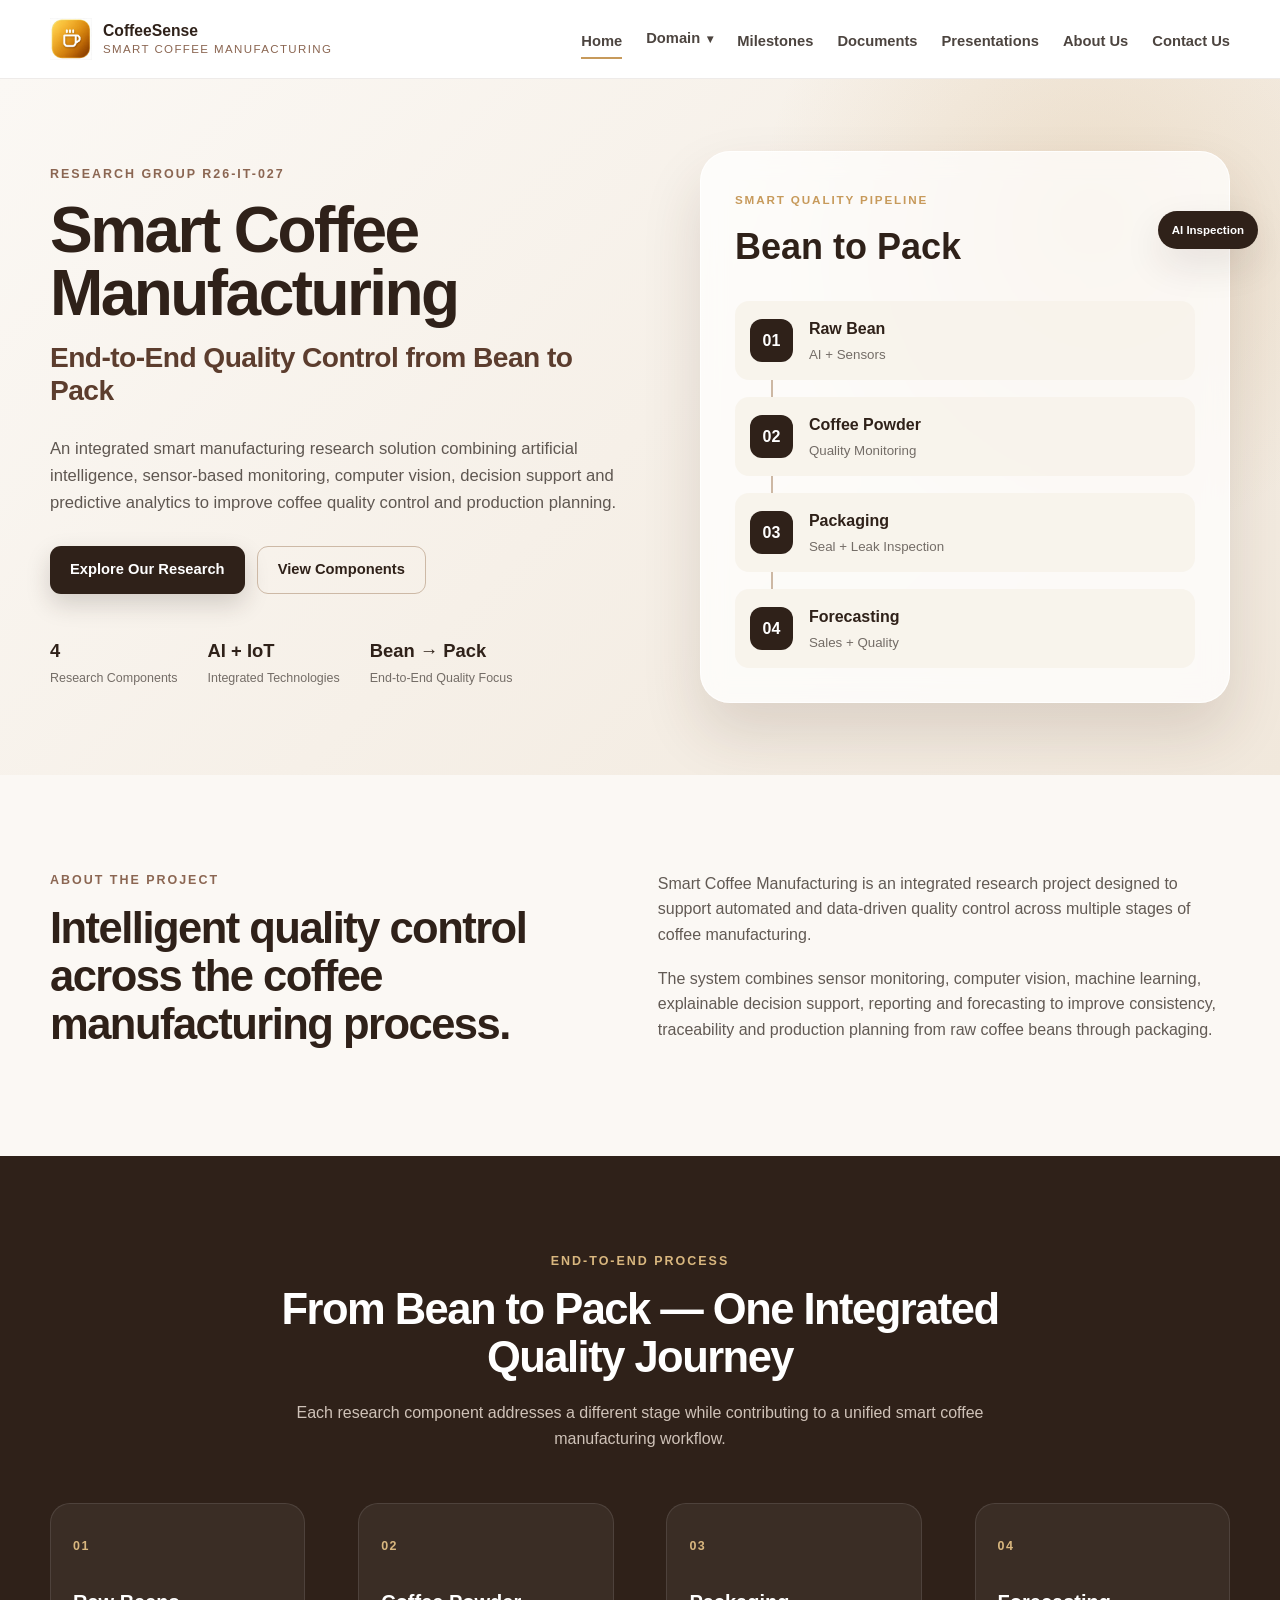
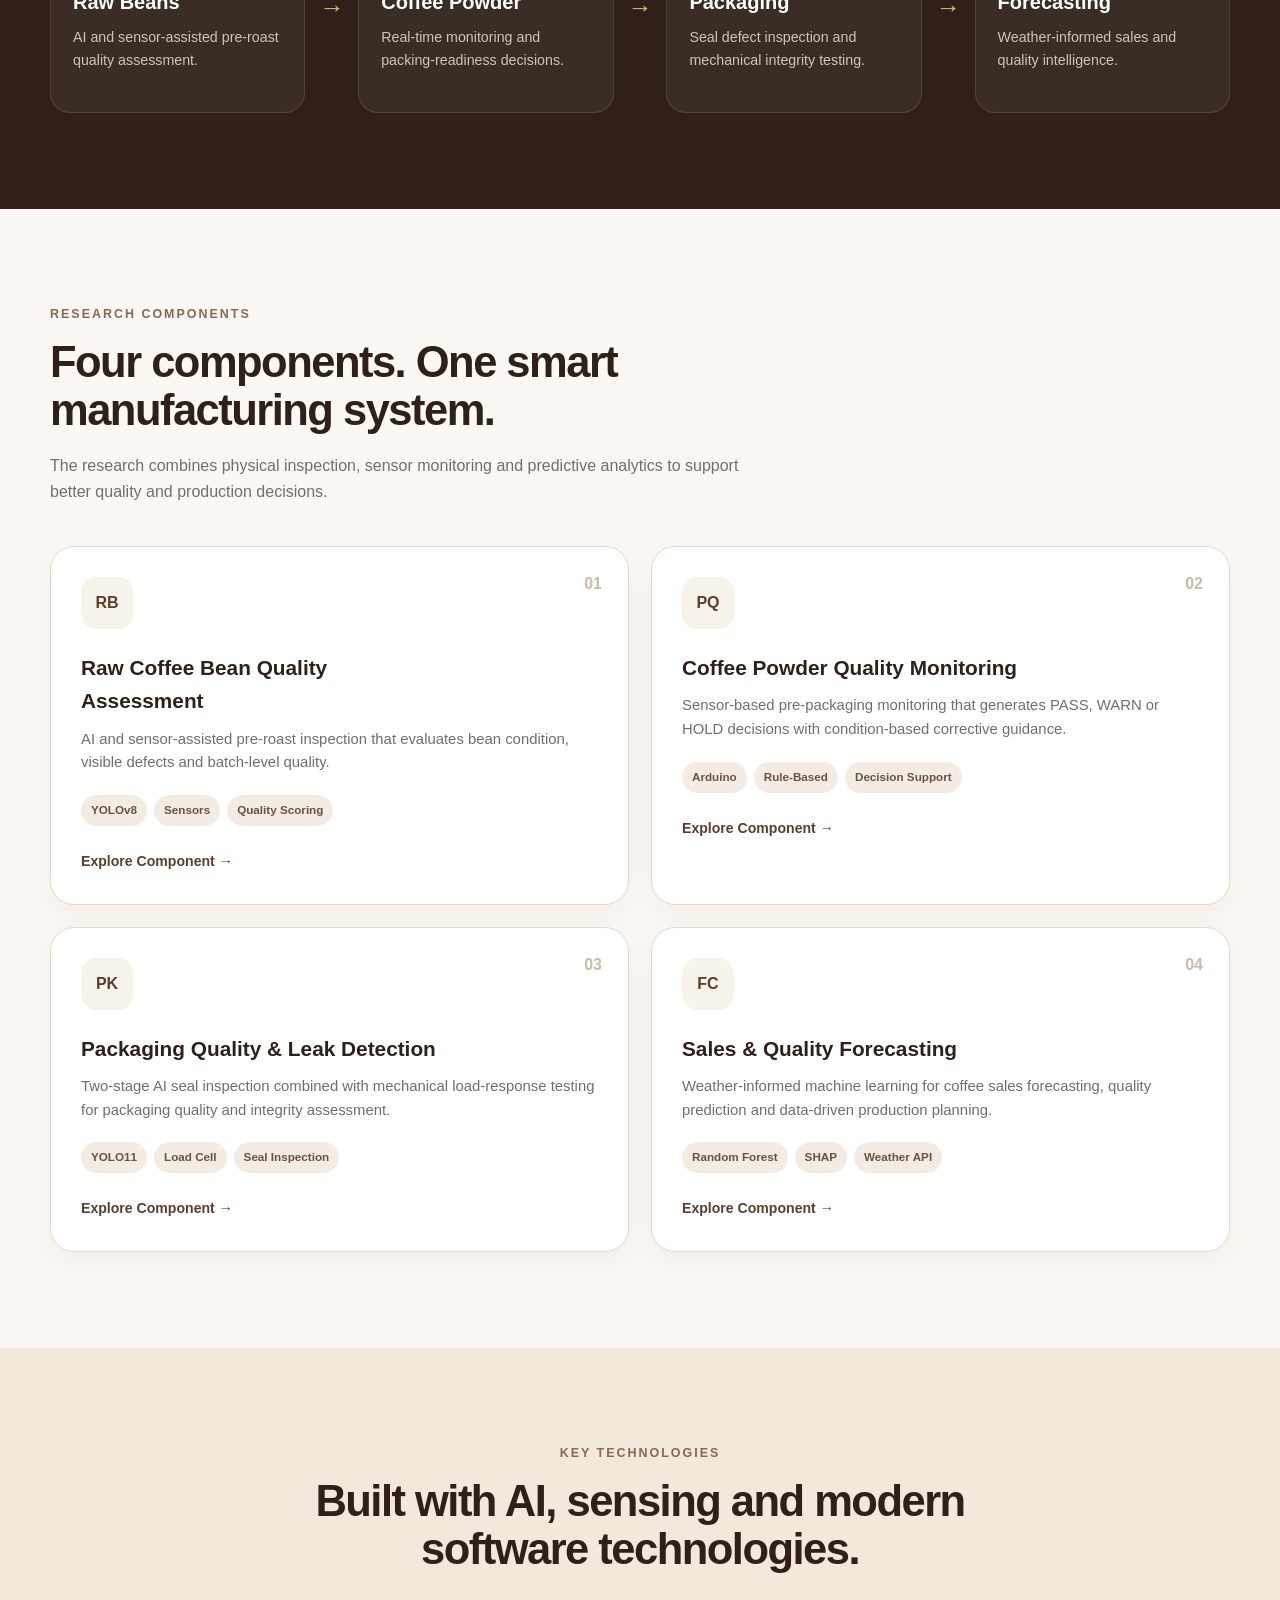
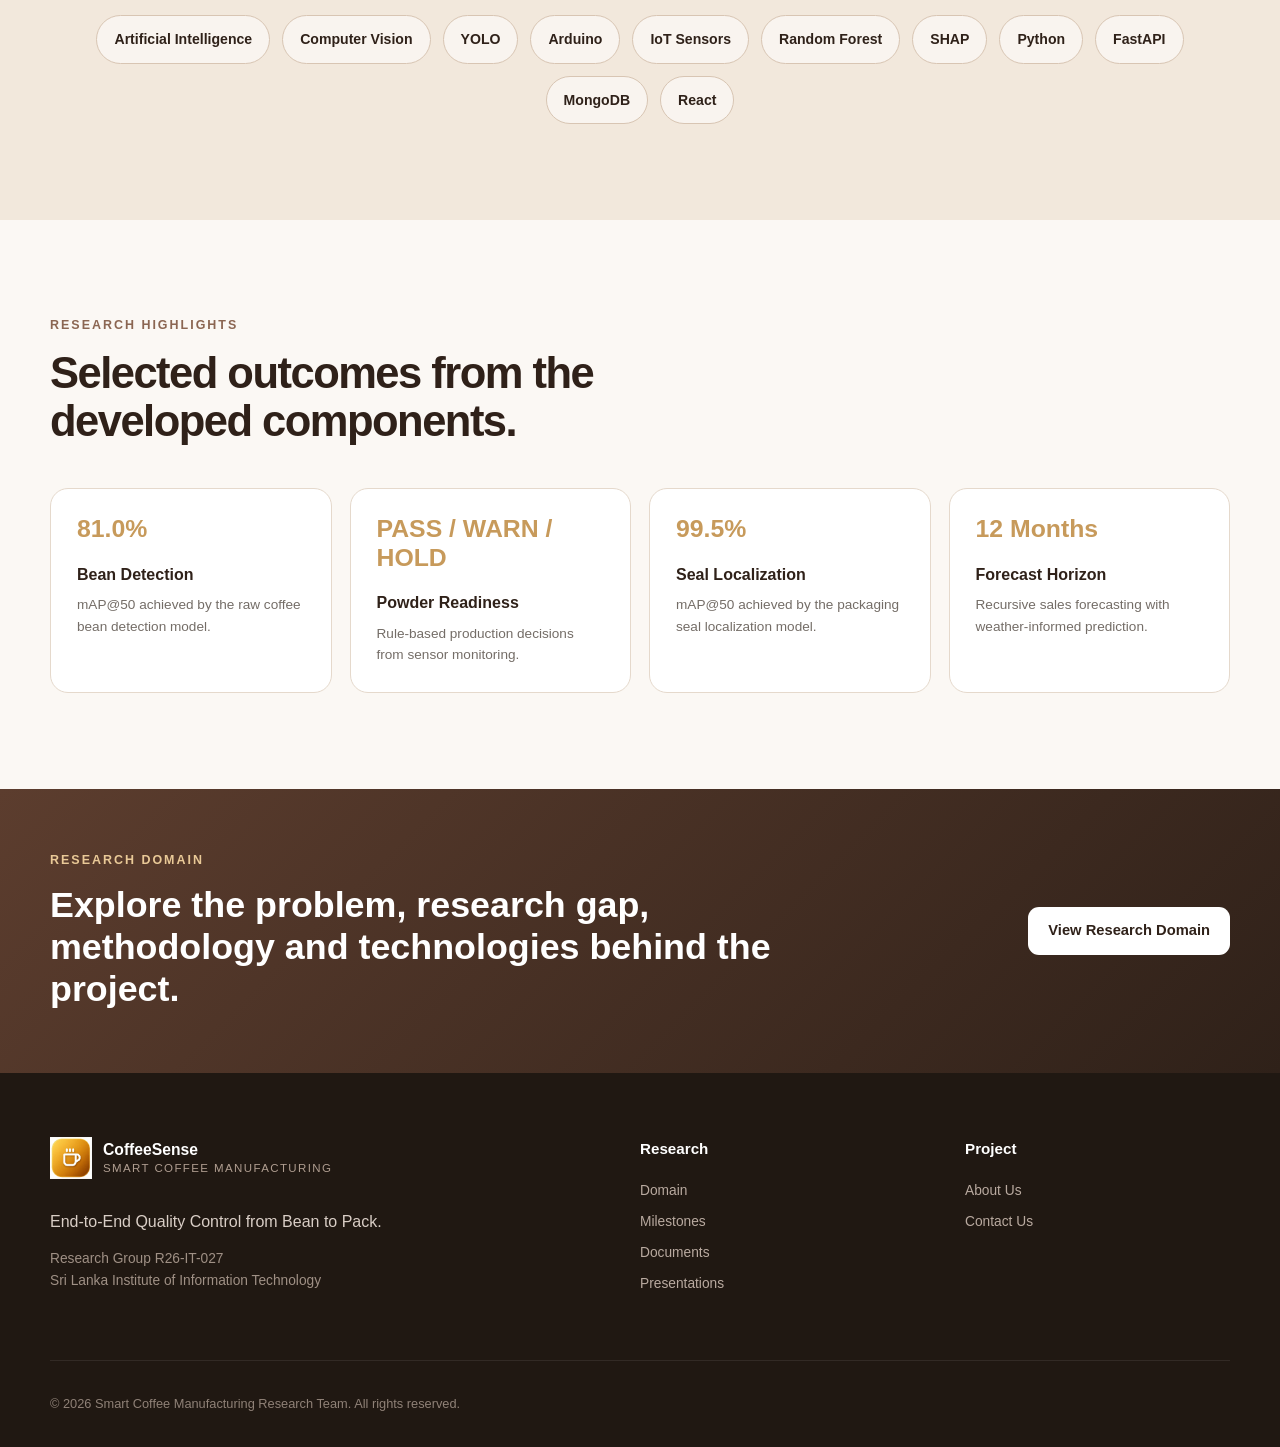
<file: index.html>
<!DOCTYPE html>

<html lang="en">

<head>

  <meta charset="UTF-8" />

  <meta name="viewport" content="width=device-width, initial-scale=1.0" />

  <meta name="description" content="Smart Coffee Manufacturing: End-to-End Quality Control from Bean to Pack" />

  <title>Smart Coffee Manufacturing | R26-IT-027</title>

  <link rel="stylesheet" href="css/style.css" />

</head>


<body>


  <!-- =========================
       HEADER / NAVIGATION
  ========================== -->

  <header class="site-header">

    <div class="container nav-wrap">

      <a class="brand" href="index.html" aria-label="CoffeeSense Home">

        <span class="brand-mark brand-logo">
          <img
            src="images/logo/logo.png"
            alt="CoffeeSense Logo"
          />
        </span>

        <span class="brand-text">
          <strong>CoffeeSense</strong>
          <small>Smart Coffee Manufacturing</small>
        </span>

      </a>


      <nav class="main-nav" aria-label="Main navigation">

        <a class="active" href="index.html">Home</a>


        <div class="nav-dropdown">

          <a href="domain.html">
            Domain
            <span class="arrow">▾</span>
          </a>

          <div class="dropdown-menu">

            <a href="domain.html#literature-survey">
              Literature Survey
            </a>

            <a href="domain.html#research-gap">
              Research Gap
            </a>

            <a href="domain.html#research-problem">
              Research Problem
            </a>

            <a href="domain.html#research-objectives">
              Research Objectives
            </a>

            <a href="domain.html#methodology">
              Methodology
            </a>

            <a href="domain.html#technologies">
              Technologies Used
            </a>

          </div>

        </div>


        <a href="milestones.html">
          Milestones
        </a>

        <a href="documents.html">
          Documents
        </a>

        <a href="presentations.html">
          Presentations
        </a>

        <a href="about.html">
          About Us
        </a>

        <a href="contact.html">
          Contact Us
        </a>

      </nav>

    </div>

  </header>



  <main>


    <!-- =========================
         HERO
    ========================== -->

    <section class="hero">

      <div class="container hero-grid">


        <div class="hero-content">

          <p class="eyebrow">
            Research Group R26-IT-027
          </p>


          <h1>

            Smart Coffee Manufacturing

            <span>
              End-to-End Quality Control from Bean to Pack
            </span>

          </h1>


          <p class="hero-text">

            An integrated smart manufacturing research solution combining

            artificial intelligence, sensor-based monitoring, computer vision,

            decision support and predictive analytics to improve coffee quality

            control and production planning.

          </p>


          <div class="hero-actions">

            <a
              class="btn btn-primary"
              href="domain.html"
            >
              Explore Our Research
            </a>

            <a
              class="btn btn-secondary"
              href="#components"
            >
              View Components
            </a>

          </div>


          <div
            class="hero-mini-stats"
            aria-label="Project highlights"
          >

            <div>

              <strong>
                4
              </strong>

              <span>
                Research Components
              </span>

            </div>


            <div>

              <strong>
                AI + IoT
              </strong>

              <span>
                Integrated Technologies
              </span>

            </div>


            <div>

              <strong>
                Bean → Pack
              </strong>

              <span>
                End-to-End Quality Focus
              </span>

            </div>

          </div>

        </div>



        <div
          class="hero-visual"
          aria-label="Coffee manufacturing process illustration"
        >

          <div class="visual-card visual-card-main">

            <span class="visual-kicker">
              SMART QUALITY PIPELINE
            </span>

            <h2>
              Bean to Pack
            </h2>


            <div class="pipeline">


              <div class="pipeline-step">

                <span class="step-icon">
                  01
                </span>

                <div>

                  <strong>
                    Raw Bean
                  </strong>

                  <small>
                    AI + Sensors
                  </small>

                </div>

              </div>


              <span class="pipeline-line"></span>


              <div class="pipeline-step">

                <span class="step-icon">
                  02
                </span>

                <div>

                  <strong>
                    Coffee Powder
                  </strong>

                  <small>
                    Quality Monitoring
                  </small>

                </div>

              </div>


              <span class="pipeline-line"></span>


              <div class="pipeline-step">

                <span class="step-icon">
                  03
                </span>

                <div>

                  <strong>
                    Packaging
                  </strong>

                  <small>
                    Seal + Leak Inspection
                  </small>

                </div>

              </div>


              <span class="pipeline-line"></span>


              <div class="pipeline-step">

                <span class="step-icon">
                  04
                </span>

                <div>

                  <strong>
                    Forecasting
                  </strong>

                  <small>
                    Sales + Quality
                  </small>

                </div>

              </div>


            </div>

          </div>


          <div class="floating-note note-one">
            AI Inspection
          </div>

         

        </div>


      </div>

    </section>



    <!-- =========================
         ABOUT PROJECT
    ========================== -->

    <section class="section section-light">

      <div class="container two-column">


        <div>

          <p class="section-label">
            About the Project
          </p>

          <h2 class="section-title">
            Intelligent quality control across the coffee manufacturing process.
          </h2>

        </div>


        <div class="section-copy">

          <p>

            Smart Coffee Manufacturing is an integrated research project designed

            to support automated and data-driven quality control across multiple

            stages of coffee manufacturing.

          </p>


          <p>

            The system combines sensor monitoring, computer vision, machine

            learning, explainable decision support, reporting and forecasting to

            improve consistency, traceability and production planning from raw

            coffee beans through packaging.

          </p>

        </div>


      </div>

    </section>



    <!-- =========================
         END-TO-END PROCESS
    ========================== -->

    <section class="section process-section">

      <div class="container">


        <div class="section-heading centered">

          <p class="section-label">
            End-to-End Process
          </p>

          <h2 class="section-title">
            From Bean to Pack — One Integrated Quality Journey
          </h2>

          <p class="section-description">

            Each research component addresses a different stage while contributing

            to a unified smart coffee manufacturing workflow.

          </p>

        </div>


        <div class="process-flow">


          <div class="process-item">

            <span class="process-number">
              01
            </span>

            <h3>
              Raw Beans
            </h3>

            <p>
              AI and sensor-assisted pre-roast quality assessment.
            </p>

          </div>


          <div class="process-arrow">
            →
          </div>


          <div class="process-item">

            <span class="process-number">
              02
            </span>

            <h3>
              Coffee Powder
            </h3>

            <p>
              Real-time monitoring and packing-readiness decisions.
            </p>

          </div>


          <div class="process-arrow">
            →
          </div>


          <div class="process-item">

            <span class="process-number">
              03
            </span>

            <h3>
              Packaging
            </h3>

            <p>
              Seal defect inspection and mechanical integrity testing.
            </p>

          </div>


          <div class="process-arrow">
            →
          </div>


          <div class="process-item">

            <span class="process-number">
              04
            </span>

            <h3>
              Forecasting
            </h3>

            <p>
              Weather-informed sales and quality intelligence.
            </p>

          </div>


        </div>

      </div>

    </section>



    <!-- =========================
         COMPONENTS
    ========================== -->

    <section
      class="section section-light"
      id="components"
    >

      <div class="container">


        <div class="section-heading">

          <p class="section-label">
            Research Components
          </p>

          <h2 class="section-title">
            Four components. One smart manufacturing system.
          </h2>

          <p class="section-description">

            The research combines physical inspection, sensor monitoring and

            predictive analytics to support better quality and production decisions.

          </p>

        </div>


        <div class="component-grid">


          <article class="component-card">

            <span class="component-number">
              01
            </span>

            <div class="component-icon">
              RB
            </div>

            <h3>
              Raw Coffee Bean Quality Assessment
            </h3>

            <p>

              AI and sensor-assisted pre-roast inspection that evaluates bean

              condition, visible defects and batch-level quality.

            </p>

            <div class="tag-list">

              <span>
                YOLOv8
              </span>

              <span>
                Sensors
              </span>

              <span>
                Quality Scoring
              </span>

            </div>

            <a
              class="text-link"
              href="domain.html#methodology"
            >
              Explore Component →
            </a>

          </article>


          <article class="component-card">

            <span class="component-number">
              02
            </span>

            <div class="component-icon">
              PQ
            </div>

            <h3>
              Coffee Powder Quality Monitoring
            </h3>

            <p>

              Sensor-based pre-packaging monitoring that generates PASS, WARN or

              HOLD decisions with condition-based corrective guidance.

            </p>

            <div class="tag-list">

              <span>
                Arduino
              </span>

              <span>
                Rule-Based
              </span>

              <span>
                Decision Support
              </span>

            </div>

            <a
              class="text-link"
              href="domain.html#methodology"
            >
              Explore Component →
            </a>

          </article>


          <article class="component-card">

            <span class="component-number">
              03
            </span>

            <div class="component-icon">
              PK
            </div>

            <h3>
              Packaging Quality &amp; Leak Detection
            </h3>

            <p>

              Two-stage AI seal inspection combined with mechanical load-response

              testing for packaging quality and integrity assessment.

            </p>

            <div class="tag-list">

              <span>
                YOLO11
              </span>

              <span>
                Load Cell
              </span>

              <span>
                Seal Inspection
              </span>

            </div>

            <a
              class="text-link"
              href="domain.html#methodology"
            >
              Explore Component →
            </a>

          </article>


          <article class="component-card">

            <span class="component-number">
              04
            </span>

            <div class="component-icon">
              FC
            </div>

            <h3>
              Sales &amp; Quality Forecasting
            </h3>

            <p>

              Weather-informed machine learning for coffee sales forecasting,

              quality prediction and data-driven production planning.

            </p>

            <div class="tag-list">

              <span>
                Random Forest
              </span>

              <span>
                SHAP
              </span>

              <span>
                Weather API
              </span>

            </div>

            <a
              class="text-link"
              href="domain.html#methodology"
            >
              Explore Component →
            </a>

          </article>


        </div>

      </div>

    </section>



    <!-- =========================
         TECHNOLOGIES
    ========================== -->

    <section class="section technologies-section">

      <div class="container">


        <div class="section-heading centered">

          <p class="section-label">
            Key Technologies
          </p>

          <h2 class="section-title">
            Built with AI, sensing and modern software technologies.
          </h2>

        </div>


        <div class="tech-list">

          <span>
            Artificial Intelligence
          </span>

          <span>
            Computer Vision
          </span>

          <span>
            YOLO
          </span>

          <span>
            Arduino
          </span>

          <span>
            IoT Sensors
          </span>

          <span>
            Random Forest
          </span>

          <span>
            SHAP
          </span>

          <span>
            Python
          </span>

          <span>
            FastAPI
          </span>

          <span>
            MongoDB
          </span>

          <span>
            React
          </span>

        </div>


      </div>

    </section>



    <!-- =========================
         RESEARCH HIGHLIGHTS
    ========================== -->

    <section class="section section-light">

      <div class="container">


        <div class="section-heading">

          <p class="section-label">
            Research Highlights
          </p>

          <h2 class="section-title">
            Selected outcomes from the developed components.
          </h2>

        </div>


        <div class="highlight-grid">


          <div class="highlight-card">

            <span class="highlight-value">
              81.0%
            </span>

            <h3>
              Bean Detection
            </h3>

            <p>
              mAP@50 achieved by the raw coffee bean detection model.
            </p>

          </div>


          <div class="highlight-card">

            <span class="highlight-value">
              PASS / WARN / HOLD
            </span>

            <h3>
              Powder Readiness
            </h3>

            <p>
              Rule-based production decisions from sensor monitoring.
            </p>

          </div>


          <div class="highlight-card">

            <span class="highlight-value">
              99.5%
            </span>

            <h3>
              Seal Localization
            </h3>

            <p>
              mAP@50 achieved by the packaging seal localization model.
            </p>

          </div>


          <div class="highlight-card">

            <span class="highlight-value">
              12 Months
            </span>

            <h3>
              Forecast Horizon
            </h3>

            <p>
              Recursive sales forecasting with weather-informed prediction.
            </p>

          </div>


        </div>


      </div>

    </section>



    <!-- =========================
         CTA
    ========================== -->

    <section class="research-cta">

      <div class="container cta-wrap">


        <div>

          <p class="section-label light-label">
            Research Domain
          </p>

          <h2>
            Explore the problem, research gap, methodology and technologies behind the project.
          </h2>

        </div>


        <a
          class="btn btn-light"
          href="domain.html"
        >
          View Research Domain
        </a>


      </div>

    </section>


  </main>



  <!-- =========================
       FOOTER
  ========================== -->

  <footer class="site-footer">

    <div class="container footer-grid">


      <div>


        <a
          class="brand footer-brand"
          href="index.html"
        >

          <span class="brand-mark brand-logo">

            <img
              src="images/logo/logo.png"
              alt="CoffeeSense Logo"
            />

          </span>

          <span class="brand-text">

            <strong>
              CoffeeSense
            </strong>

            <small>
              Smart Coffee Manufacturing
            </small>

          </span>

        </a>


        <p class="footer-description">

          End-to-End Quality Control from Bean to Pack.

        </p>


        <p class="footer-meta">

          Research Group R26-IT-027
          <br />

          Sri Lanka Institute of Information Technology

        </p>


      </div>



      <div class="footer-links">

        <h3>
          Research
        </h3>

        <a href="domain.html">
          Domain
        </a>

        <a href="milestones.html">
          Milestones
        </a>

        <a href="documents.html">
          Documents
        </a>

        <a href="presentations.html">
          Presentations
        </a>

      </div>



      <div class="footer-links">

        <h3>
          Project
        </h3>

        <a href="about.html">
          About Us
        </a>

        <a href="contact.html">
          Contact Us
        </a>

      </div>


    </div>



    <div class="container footer-bottom">

      <p>
        © 2026 Smart Coffee Manufacturing Research Team. All rights reserved.
      </p>

    </div>


  </footer>


</body>

</html>
</file>
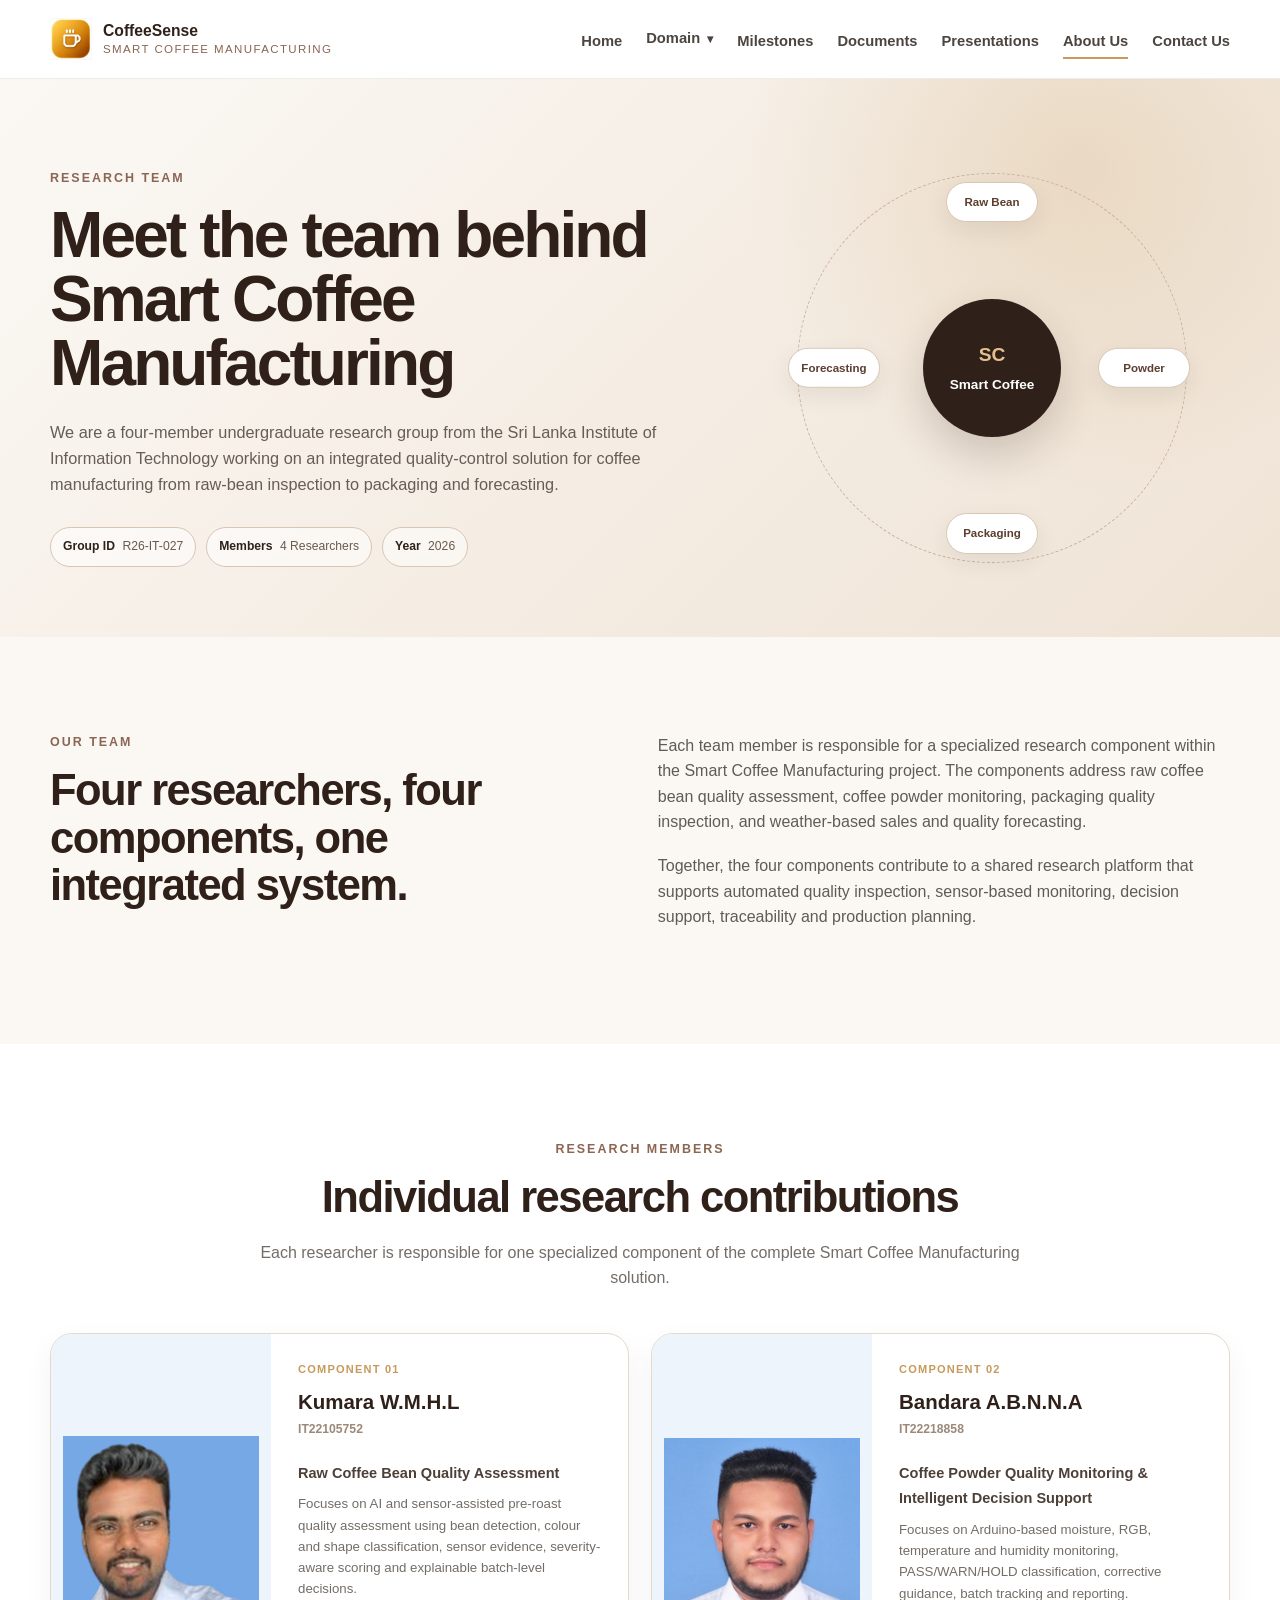
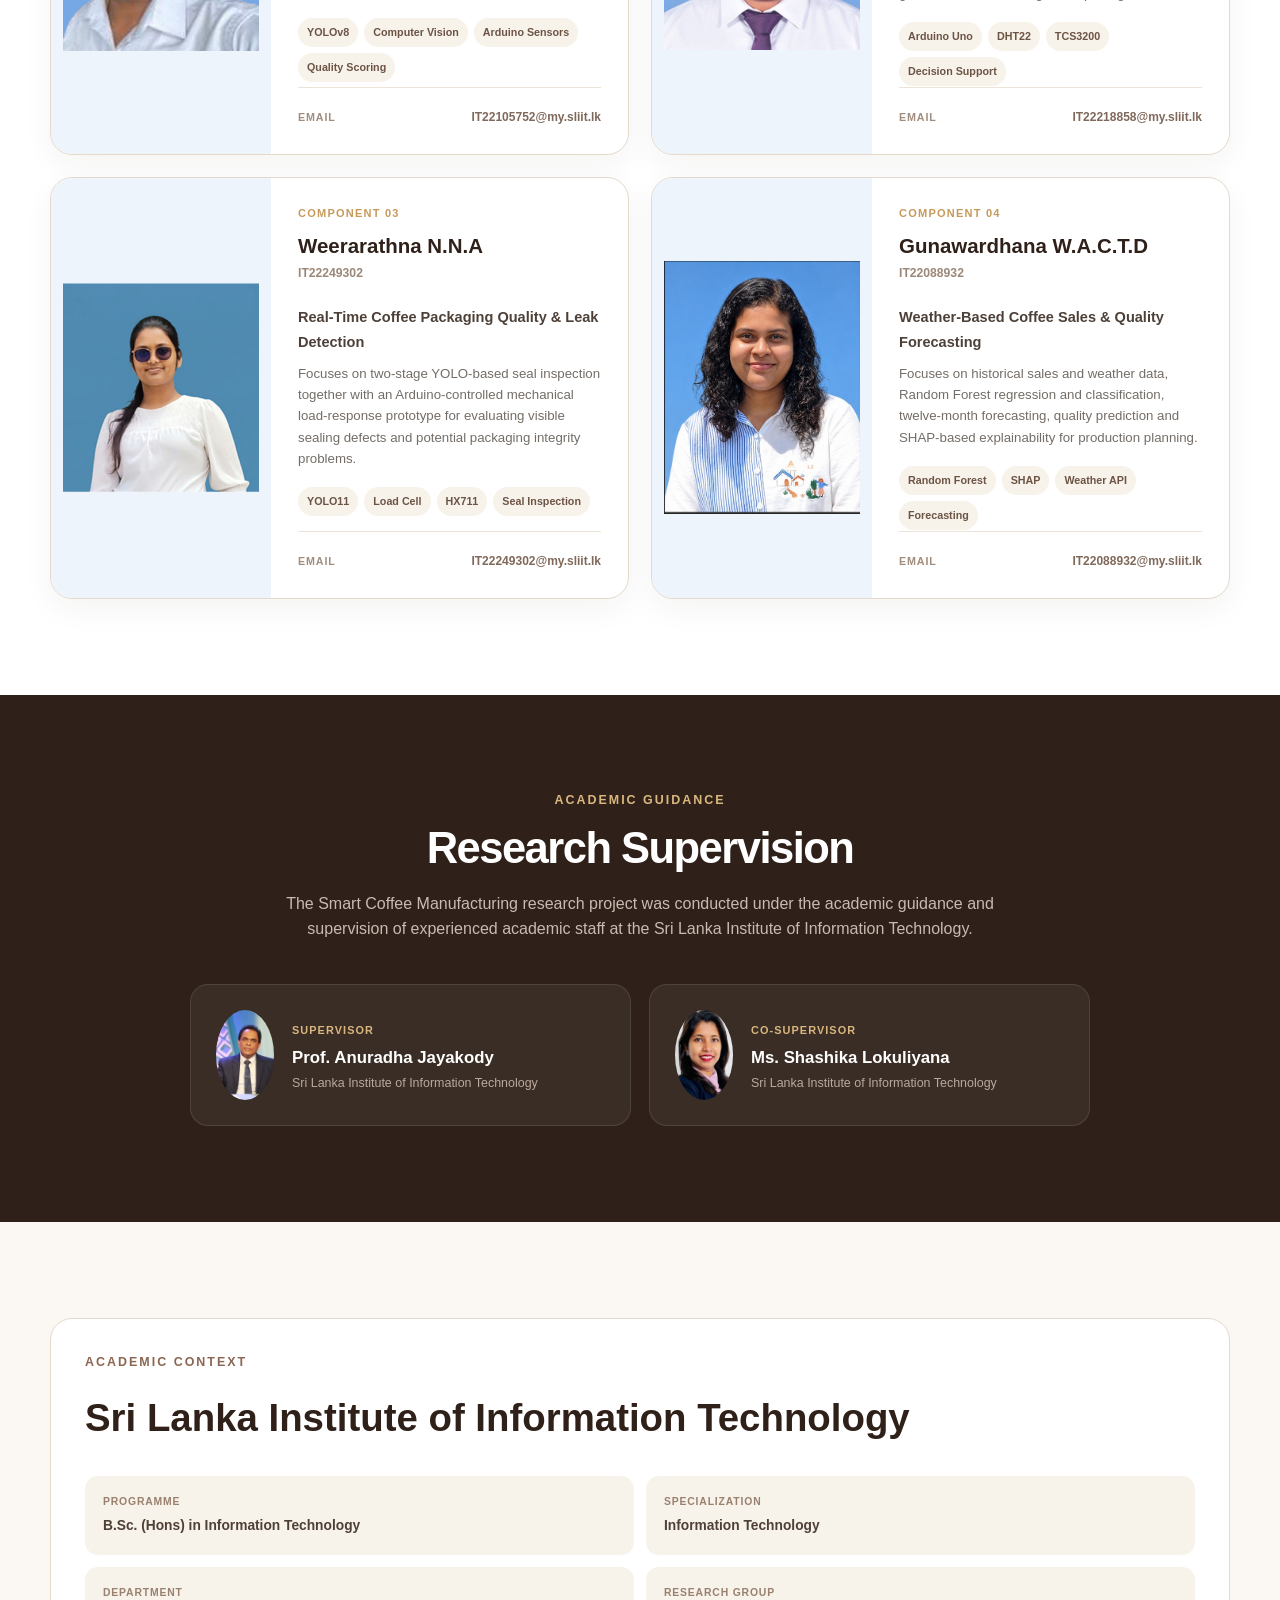
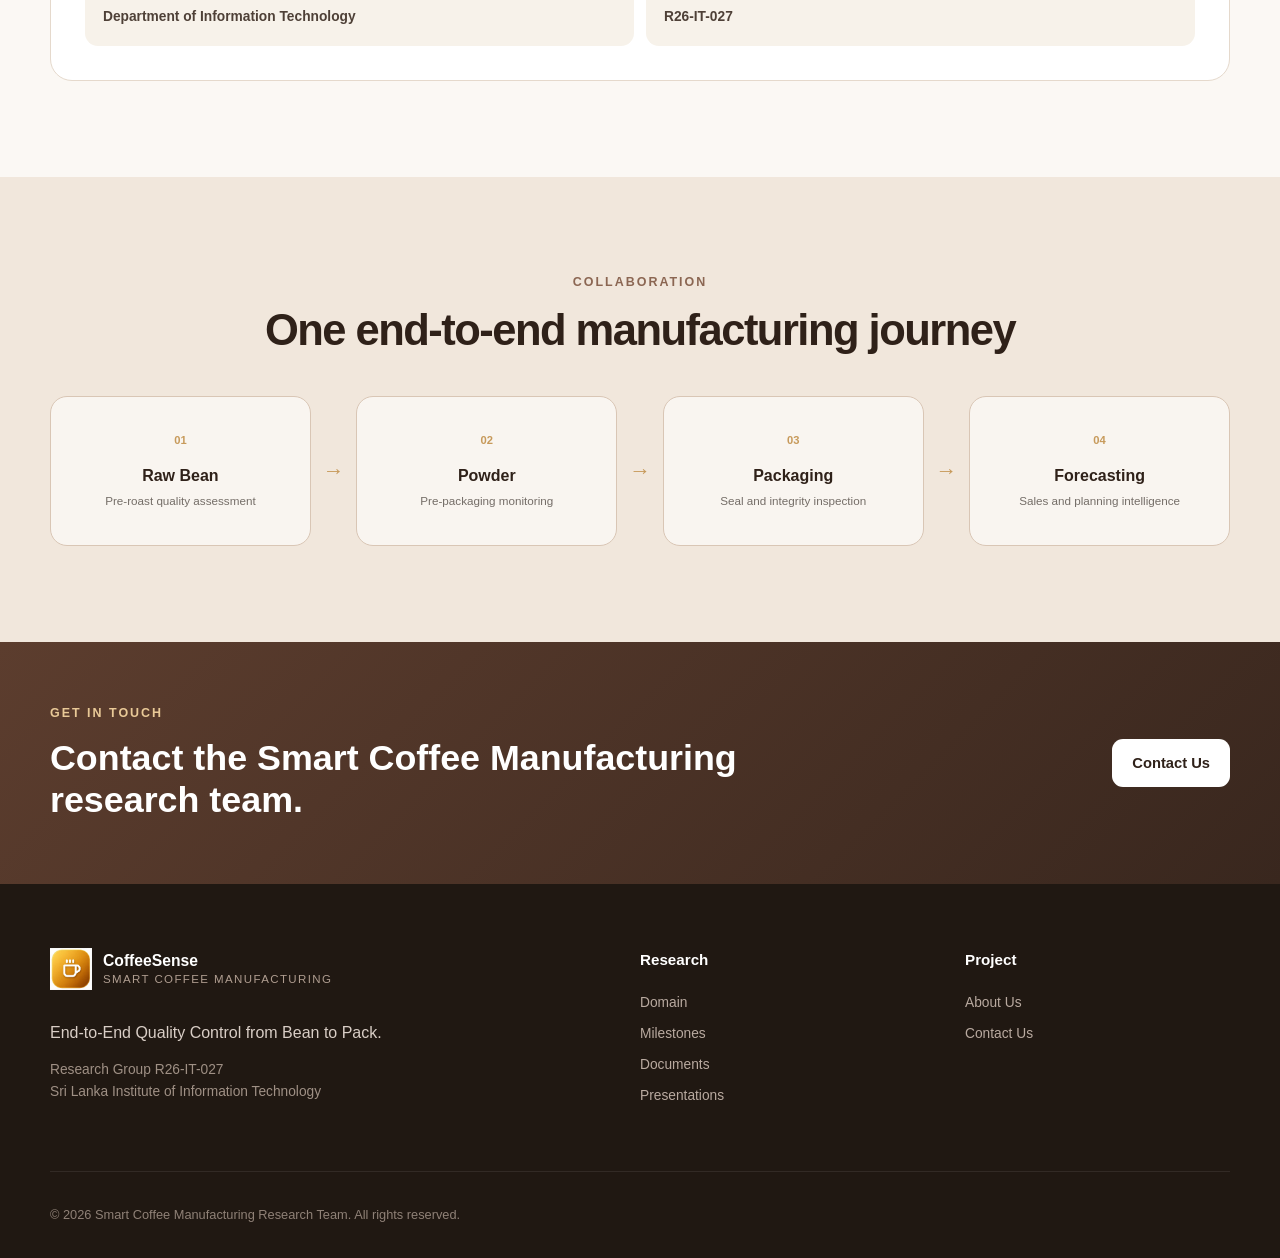
<file: about.html>
<!DOCTYPE html>
<html lang="en">
<head>
  <meta charset="UTF-8" />
  <meta name="viewport" content="width=device-width, initial-scale=1.0" />

  <meta
    name="description"
    content="Research team behind Smart Coffee Manufacturing: End-to-End Quality Control from Bean to Pack"
  />

  <title>About Us | Smart Coffee Manufacturing</title>

  <link rel="stylesheet" href="css/style.css" />
</head>

<body>

  <!-- =====================================================
       HEADER
  ====================================================== -->
  <header class="site-header">

    <div class="container nav-wrap">

      <a
        class="brand"
        href="index.html"
        aria-label="Smart Coffee Manufacturing Home"
      >

        <span class="brand-mark brand-logo">
          <img
            src="images/logo/logo.png"
            alt="CoffeeSense Logo"
          />
        </span>

        <span class="brand-text">
          <strong>CoffeeSense</strong>
          <small>Smart Coffee Manufacturing</small>
        </span>

      </a>


      <nav class="main-nav" aria-label="Main navigation">

        <a href="index.html">
          Home
        </a>


        <div class="nav-dropdown">

          <a href="domain.html">
            Domain
            <span class="arrow">▾</span>
          </a>

          <div class="dropdown-menu">

            <a href="domain.html#literature-survey">
              Literature Survey
            </a>

            <a href="domain.html#research-gap">
              Research Gap
            </a>

            <a href="domain.html#research-problem">
              Research Problem
            </a>

            <a href="domain.html#research-objectives">
              Research Objectives
            </a>

            <a href="domain.html#methodology">
              Methodology
            </a>

            <a href="domain.html#technologies">
              Technologies Used
            </a>

          </div>

        </div>


        <a href="milestones.html">
          Milestones
        </a>

        <a href="documents.html">
          Documents
        </a>

        <a href="presentations.html">
          Presentations
        </a>

        <a
          class="active"
          href="about.html"
        >
          About Us
        </a>

        <a href="contact.html">
          Contact Us
        </a>

      </nav>

    </div>

  </header>



  <!-- =====================================================
       MAIN
  ====================================================== -->
  <main>


    <!-- =====================================================
         HERO
    ====================================================== -->
    <section class="about-hero">

      <div class="container about-hero-grid">


        <div>

          <p class="eyebrow">
            Research Team
          </p>

          <h1>
            Meet the team behind Smart Coffee Manufacturing
          </h1>

          <p>
            We are a four-member undergraduate research group from the
            Sri Lanka Institute of Information Technology working on an
            integrated quality-control solution for coffee manufacturing
            from raw-bean inspection to packaging and forecasting.
          </p>


          <div class="about-hero-meta">

            <span>
              <strong>Group ID</strong>
              R26-IT-027
            </span>

            <span>
              <strong>Members</strong>
              4 Researchers
            </span>

            <span>
              <strong>Year</strong>
              2026
            </span>

          </div>

        </div>



        <!-- HERO VISUAL -->
        <div
          class="about-hero-visual"
          aria-label="Four research components"
        >

          <div class="team-orbit">

            <div class="team-center">

              <span>
                SC
              </span>

              <strong>
                Smart Coffee
              </strong>

            </div>


            <div class="orbit-item orbit-one">
              Raw Bean
            </div>

            <div class="orbit-item orbit-two">
              Powder
            </div>

            <div class="orbit-item orbit-three">
              Packaging
            </div>

            <div class="orbit-item orbit-four">
              Forecasting
            </div>

          </div>

        </div>


      </div>

    </section>



    <!-- =====================================================
         TEAM INTRODUCTION
    ====================================================== -->
    <section class="section section-light">

      <div class="container two-column">


        <div>

          <p class="section-label">
            Our Team
          </p>

          <h2 class="section-title">
            Four researchers, four components, one integrated system.
          </h2>

        </div>



        <div class="section-copy">

          <p>
            Each team member is responsible for a specialized research
            component within the Smart Coffee Manufacturing project.
            The components address raw coffee bean quality assessment,
            coffee powder monitoring, packaging quality inspection,
            and weather-based sales and quality forecasting.
          </p>

          <p>
            Together, the four components contribute to a shared research
            platform that supports automated quality inspection,
            sensor-based monitoring, decision support, traceability
            and production planning.
          </p>

        </div>


      </div>

    </section>



    <!-- =====================================================
         TEAM MEMBERS
    ====================================================== -->
    <section class="section team-section">

      <div class="container">


        <div class="section-heading centered">

          <p class="section-label">
            Research Members
          </p>

          <h2 class="section-title">
            Individual research contributions
          </h2>

          <p class="section-description">
            Each researcher is responsible for one specialized component
            of the complete Smart Coffee Manufacturing solution.
          </p>

        </div>



        <div class="team-grid">


          <!-- =================================================
               MEMBER 01
          ================================================== -->
          <article class="team-card">


            <div class="member-photo">

              <img
                src="images/team/kumara.jpg"
                alt="Kumara W.M.H.L"
              />

            </div>



            <div class="member-card-body">


              <span class="member-component-no">
                Component 01
              </span>


              <h3>
                Kumara W.M.H.L
              </h3>


              <p class="member-id">
                IT22105752
              </p>



              <div class="member-role">

                <strong>
                  Raw Coffee Bean Quality Assessment
                </strong>

                <p>
                  Focuses on AI and sensor-assisted pre-roast quality
                  assessment using bean detection, colour and shape
                  classification, sensor evidence, severity-aware scoring
                  and explainable batch-level decisions.
                </p>

              </div>



              <div class="member-skills">

                <span>
                  YOLOv8
                </span>

                <span>
                  Computer Vision
                </span>

                <span>
                  Arduino Sensors
                </span>

                <span>
                  Quality Scoring
                </span>

              </div>



              <div class="member-contact-placeholder">

                <span>
                  Email
                </span>

                <strong>
                  IT22105752@my.sliit.lk
                </strong>

              </div>


            </div>


          </article>



          <!-- =================================================
               MEMBER 02
          ================================================== -->
          <article class="team-card">


            <div class="member-photo">

              <img
                src="images/team/bandara.jpg"
                alt="Bandara A.B.N.N.A"
              />

            </div>



            <div class="member-card-body">


              <span class="member-component-no">
                Component 02
              </span>


              <h3>
                Bandara A.B.N.N.A
              </h3>


              <p class="member-id">
                IT22218858
              </p>



              <div class="member-role">

                <strong>
                  Coffee Powder Quality Monitoring &amp;
                  Intelligent Decision Support
                </strong>

                <p>
                  Focuses on Arduino-based moisture, RGB, temperature
                  and humidity monitoring, PASS/WARN/HOLD classification,
                  corrective guidance, batch tracking and reporting.
                </p>

              </div>



              <div class="member-skills">

                <span>
                  Arduino Uno
                </span>

                <span>
                  DHT22
                </span>

                <span>
                  TCS3200
                </span>

                <span>
                  Decision Support
                </span>

              </div>



              <div class="member-contact-placeholder">

                <span>
                  Email
                </span>

                <strong>
                IT22218858@my.sliit.lk

                </strong>

              </div>


            </div>


          </article>



          <!-- =================================================
               MEMBER 03
          ================================================== -->
          <article class="team-card">


            <div class="member-photo">

              <img
                src="images/team/weerarathna.jpg"
                alt="Weerarathna N.N.A"
              />

            </div>



            <div class="member-card-body">


              <span class="member-component-no">
                Component 03
              </span>


              <h3>
                Weerarathna N.N.A
              </h3>


              <p class="member-id">
                IT22249302
              </p>



              <div class="member-role">

                <strong>
                  Real-Time Coffee Packaging Quality &amp;
                  Leak Detection
                </strong>

                <p>
                  Focuses on two-stage YOLO-based seal inspection
                  together with an Arduino-controlled mechanical
                  load-response prototype for evaluating visible sealing
                  defects and potential packaging integrity problems.
                </p>

              </div>



              <div class="member-skills">

                <span>
                  YOLO11
                </span>

                <span>
                  Load Cell
                </span>

                <span>
                  HX711
                </span>

                <span>
                  Seal Inspection
                </span>

              </div>



              <div class="member-contact-placeholder">

                <span>
                  Email
                </span>

                <strong>
                IT22249302@my.sliit.lk

                </strong>

              </div>


            </div>


          </article>



          <!-- =================================================
               MEMBER 04
          ================================================== -->
          <article class="team-card">


            <div class="member-photo">

              <img
                src="images/team/gunawardhana.jpg"
                alt="Gunawardhana W.A.C.T.D"
              />

            </div>



            <div class="member-card-body">


              <span class="member-component-no">
                Component 04
              </span>


              <h3>
                Gunawardhana W.A.C.T.D
              </h3>


              <p class="member-id">
                IT22088932
              </p>



              <div class="member-role">

                <strong>
                  Weather-Based Coffee Sales &amp; Quality Forecasting
                </strong>

                <p>
                  Focuses on historical sales and weather data,
                  Random Forest regression and classification,
                  twelve-month forecasting, quality prediction and
                  SHAP-based explainability for production planning.
                </p>

              </div>



              <div class="member-skills">

                <span>
                  Random Forest
                </span>

                <span>
                  SHAP
                </span>

                <span>
                  Weather API
                </span>

                <span>
                  Forecasting
                </span>

              </div>



              <div class="member-contact-placeholder">

                <span>
                  Email
                </span>

                <strong>
                IT22088932@my.sliit.lk

                </strong>

              </div>


            </div>


          </article>


        </div>


      </div>

    </section>



  <!-- =====================================================
     SUPERVISION
====================================================== -->

<section class="section supervision-section">

  <div class="container">

    <div class="section-heading centered">

      <p class="section-label">
        Academic Guidance
      </p>

      <h2 class="section-title">
        Research Supervision
      </h2>

      <p class="section-description">
        The Smart Coffee Manufacturing research project was conducted
        under the academic guidance and supervision of experienced
        academic staff at the Sri Lanka Institute of Information Technology.
      </p>

    </div>


    <div class="supervisor-grid">


      <!-- SUPERVISOR -->

      <article class="supervisor-card">

        <div class="supervisor-avatar">
          <img
            src="images/team/supervicer.jpg"
            alt="Prof. Anuradha Jayakody"
          />
        </div>

        <div>

          <span>
            Supervisor
          </span>

          <h3>
            Prof. Anuradha Jayakody
          </h3>

          <p>
            Sri Lanka Institute of Information Technology
          </p>

        </div>

      </article>


      <!-- CO-SUPERVISOR -->

      <article class="supervisor-card">

        <div class="supervisor-avatar">
          <img
            src="images/team/core-supervicer.jpg"
            alt="Ms. Shashika Lokuliyana"
          />
        </div>

        <div>

          <span>
            Co-Supervisor
          </span>

          <h3>
            Ms. Shashika Lokuliyana
          </h3>

          <p>
            Sri Lanka Institute of Information Technology
          </p>

        </div>

      </article>


    </div>

  </div>

</section>



    <!-- =====================================================
         ACADEMIC INFORMATION
    ====================================================== -->
    <section class="section section-light">

      <div class="container">


        <div class="academic-card">


          <div class="academic-card-heading">

            <p class="section-label">
              Academic Context
            </p>

            <h2>
              Sri Lanka Institute of Information Technology
            </h2>

          </div>



          <div class="academic-details">


            <div>

              <span>
                Programme
              </span>

              <strong>
                B.Sc. (Hons) in Information Technology
              </strong>

            </div>



            <div>

              <span>
                Specialization
              </span>

              <strong>
                Information Technology
              </strong>

            </div>



            <div>

              <span>
                Department
              </span>

              <strong>
                Department of Information Technology
              </strong>

            </div>



            <div>

              <span>
                Research Group
              </span>

              <strong>
                R26-IT-027
              </strong>

            </div>


          </div>


        </div>


      </div>

    </section>



    <!-- =====================================================
         TEAM COLLABORATION
    ====================================================== -->
    <section class="section team-collaboration">

      <div class="container">


        <div class="section-heading centered">

          <p class="section-label">
            Collaboration
          </p>

          <h2 class="section-title">
            One end-to-end manufacturing journey
          </h2>

        </div>



        <div class="team-process">


          <div>

            <span>
              01
            </span>

            <strong>
              Raw Bean
            </strong>

            <small>
              Pre-roast quality assessment
            </small>

          </div>


          <b>
            →
          </b>


          <div>

            <span>
              02
            </span>

            <strong>
              Powder
            </strong>

            <small>
              Pre-packaging monitoring
            </small>

          </div>


          <b>
            →
          </b>


          <div>

            <span>
              03
            </span>

            <strong>
              Packaging
            </strong>

            <small>
              Seal and integrity inspection
            </small>

          </div>


          <b>
            →
          </b>


          <div>

            <span>
              04
            </span>

            <strong>
              Forecasting
            </strong>

            <small>
              Sales and planning intelligence
            </small>

          </div>


        </div>


      </div>

    </section>



    <!-- =====================================================
         NEXT PAGE CTA
    ====================================================== -->
    <section class="about-cta">

      <div class="container cta-wrap">


        <div>

          <p class="section-label light-label">
            Get in Touch
          </p>

          <h2>
            Contact the Smart Coffee Manufacturing research team.
          </h2>

        </div>


        <a
          class="btn btn-light"
          href="contact.html"
        >
          Contact Us
        </a>


      </div>

    </section>


  </main>



  <!-- =====================================================
       FOOTER
  ====================================================== -->
  <footer class="site-footer">

    <div class="container footer-grid">


      <div>

        <a
          class="brand footer-brand"
          href="index.html"
        >

          <span class="brand-mark brand-logo">

            <img
              src="images/logo/logo.png"
              alt="CoffeeSense Logo"
            />

          </span>

          <span class="brand-text">

            <strong>
              CoffeeSense
            </strong>

            <small>
              Smart Coffee Manufacturing
            </small>

          </span>


        </a>


        <p class="footer-description">
          End-to-End Quality Control from Bean to Pack.
        </p>


        <p class="footer-meta">
          Research Group R26-IT-027
          <br />
          Sri Lanka Institute of Information Technology
        </p>

      </div>



      <div class="footer-links">

        <h3>
          Research
        </h3>

        <a href="domain.html">
          Domain
        </a>

        <a href="milestones.html">
          Milestones
        </a>

        <a href="documents.html">
          Documents
        </a>

        <a href="presentations.html">
          Presentations
        </a>

      </div>



      <div class="footer-links">

        <h3>
          Project
        </h3>

        <a href="about.html">
          About Us
        </a>

        <a href="contact.html">
          Contact Us
        </a>

      </div>


    </div>



    <div class="container footer-bottom">

      <p>
        © 2026 Smart Coffee Manufacturing Research Team.
        All rights reserved.
      </p>

    </div>

  </footer>


</body>
</html>
</file>
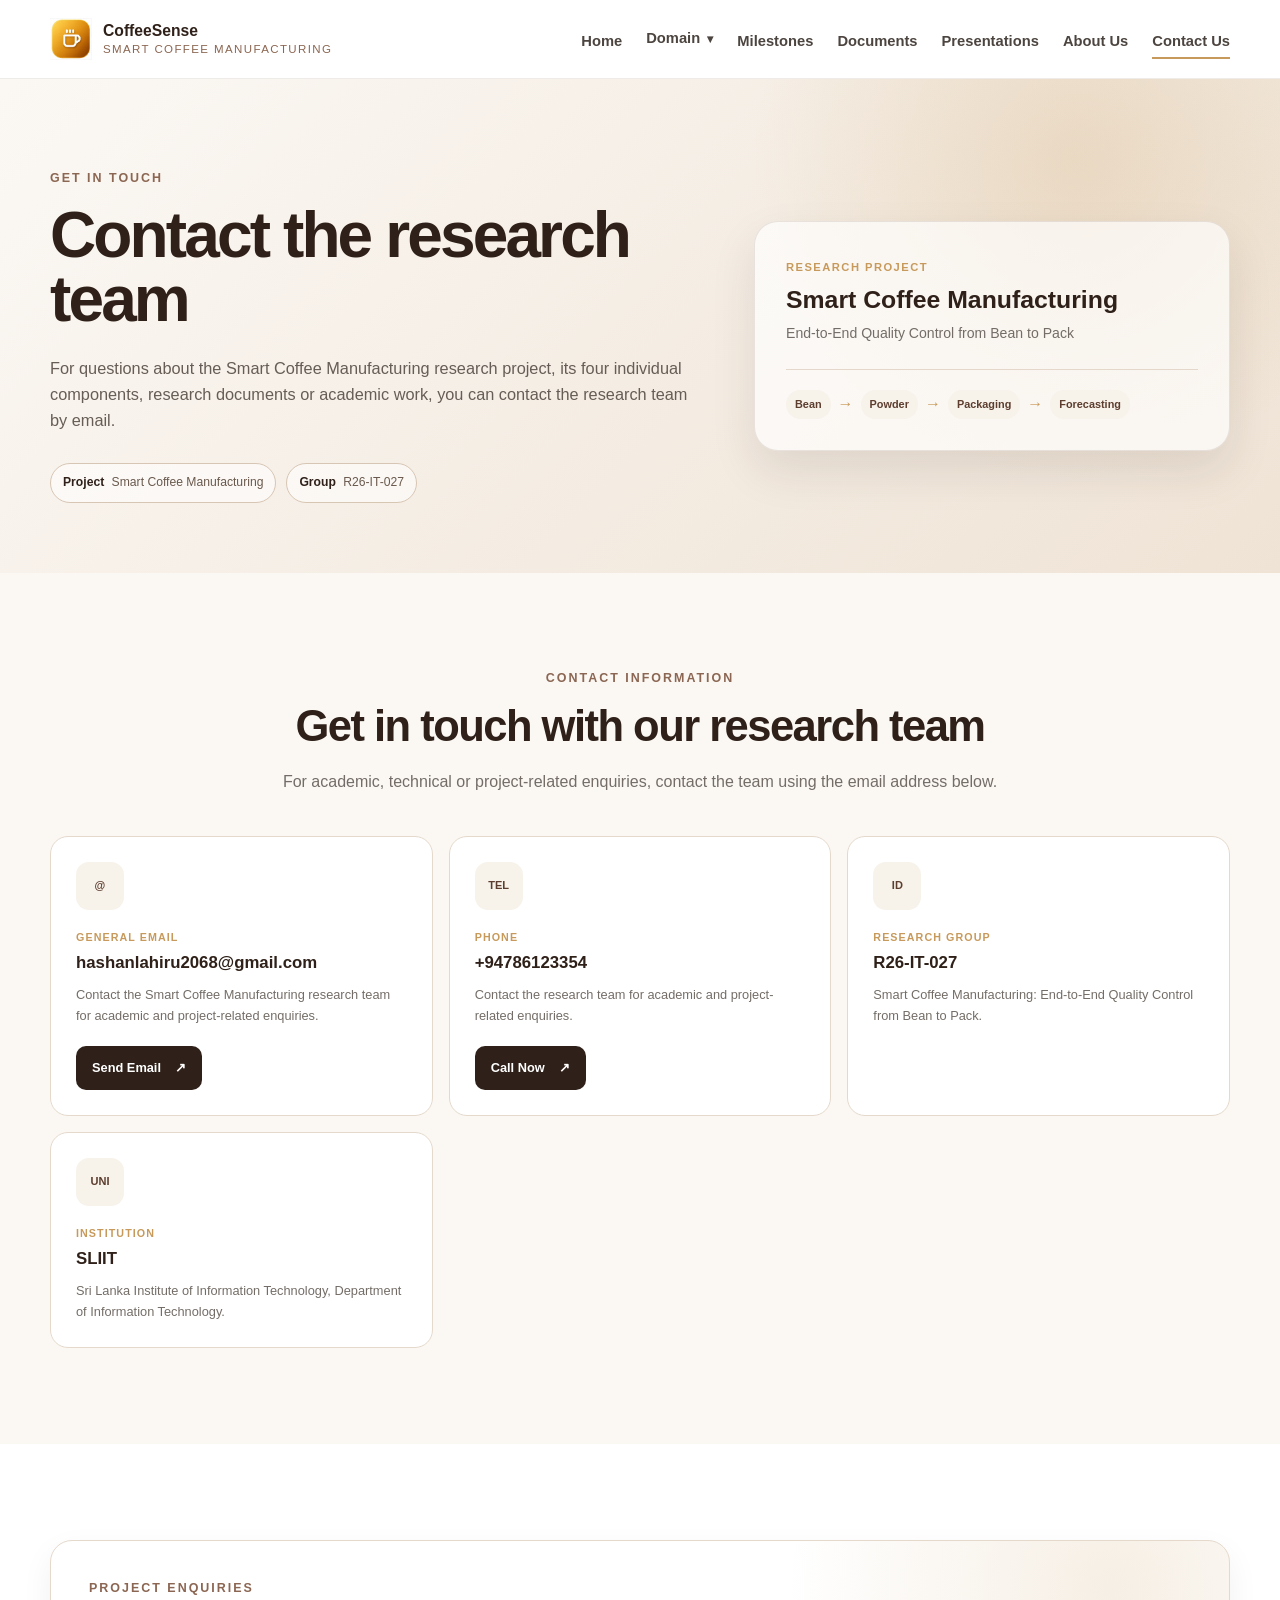
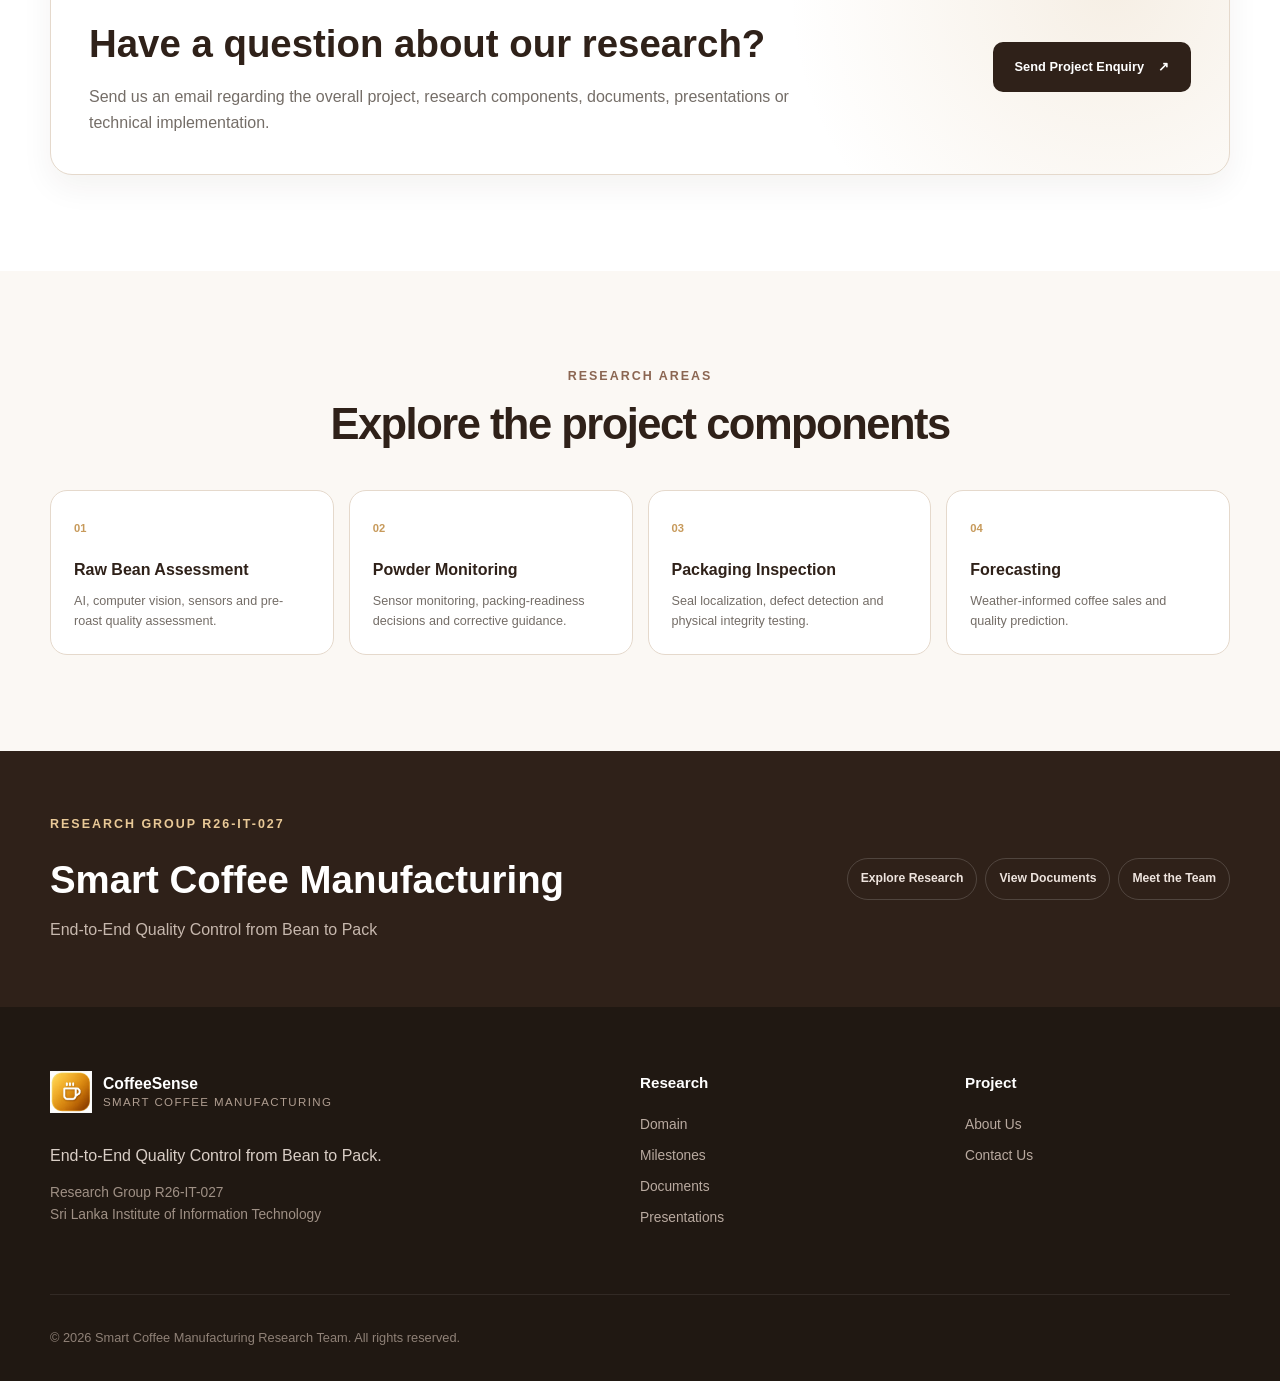
<file: contact.html>
<!DOCTYPE html>
<html lang="en">
<head>
  <meta charset="UTF-8" />
  <meta name="viewport" content="width=device-width, initial-scale=1.0" />

  <meta
    name="description"
    content="Contact the Smart Coffee Manufacturing research team"
  />

  <title>Contact Us | Smart Coffee Manufacturing</title>

  <link rel="stylesheet" href="css/style.css" />
</head>

<body>

  <!-- =====================================================
       HEADER
  ====================================================== -->
  <header class="site-header">

    <div class="container nav-wrap">

      <a
        class="brand"
        href="index.html"
        aria-label="Smart Coffee Manufacturing Home"
      >

        <span class="brand-mark brand-logo">
          <img
            src="images/logo/logo.png"
            alt="CoffeeSense Logo"
          />
        </span>

        <span class="brand-text">
          <strong>CoffeeSense</strong>
          <small>Smart Coffee Manufacturing</small>
        </span>

      </a>


      <nav class="main-nav" aria-label="Main navigation">

        <a href="index.html">
          Home
        </a>


        <div class="nav-dropdown">

          <a href="domain.html">
            Domain
            <span class="arrow">▾</span>
          </a>

          <div class="dropdown-menu">

            <a href="domain.html#literature-survey">
              Literature Survey
            </a>

            <a href="domain.html#research-gap">
              Research Gap
            </a>

            <a href="domain.html#research-problem">
              Research Problem
            </a>

            <a href="domain.html#research-objectives">
              Research Objectives
            </a>

            <a href="domain.html#methodology">
              Methodology
            </a>

            <a href="domain.html#technologies">
              Technologies Used
            </a>

          </div>

        </div>


        <a href="milestones.html">
          Milestones
        </a>

        <a href="documents.html">
          Documents
        </a>

        <a href="presentations.html">
          Presentations
        </a>

        <a href="about.html">
          About Us
        </a>

        <a
          class="active"
          href="contact.html"
        >
          Contact Us
        </a>

      </nav>

    </div>

  </header>



  <!-- =====================================================
       MAIN
  ====================================================== -->
  <main>


    <!-- =====================================================
         HERO
    ====================================================== -->
    <section class="contact-hero">

      <div class="container contact-hero-grid">


        <div>

          <p class="eyebrow">
            Get in Touch
          </p>

          <h1>
            Contact the research team
          </h1>

          <p>
            For questions about the Smart Coffee Manufacturing research
            project, its four individual components, research documents
            or academic work, you can contact the research team by email.
          </p>


          <div class="contact-hero-meta">

            <span>
              <strong>Project</strong>
              Smart Coffee Manufacturing
            </span>

            <span>
              <strong>Group</strong>
              R26-IT-027
            </span>

          </div>

        </div>



        <!-- HERO CARD -->
        <div class="contact-hero-card">

          <span class="contact-hero-label">
            Research Project
          </span>

          <strong>
            Smart Coffee Manufacturing
          </strong>

          <p>
            End-to-End Quality Control from Bean to Pack
          </p>


          <div class="contact-flow-mini">

            <span>
              Bean
            </span>

            <i>
              →
            </i>

            <span>
              Powder
            </span>

            <i>
              →
            </i>

            <span>
              Packaging
            </span>

            <i>
              →
            </i>

            <span>
              Forecasting
            </span>

          </div>

        </div>


      </div>

    </section>



    <!-- =====================================================
         CONTACT INFORMATION
    ====================================================== -->
    <section class="section section-light">

      <div class="container">


        <div class="section-heading centered">

          <p class="section-label">
            Contact Information
          </p>

          <h2 class="section-title">
            Get in touch with our research team
          </h2>

          <p class="section-description">
            For academic, technical or project-related enquiries,
            contact the team using the email address below.
          </p>

        </div>



        <div class="contact-info-grid contact-info-grid-three">


          <!-- EMAIL -->
          <article class="contact-info-card">

            <div class="contact-info-icon">
              @
            </div>

            <span>
              General Email
            </span>

            <h3>
              hashanlahiru2068@gmail.com
            </h3>

            <p>
              Contact the Smart Coffee Manufacturing research team
              for academic and project-related enquiries.
            </p>


            <a
              class="email-button"
              href="mailto:hashanlahiru2068@gmail.com?subject=Smart%20Coffee%20Manufacturing%20Project%20Enquiry&body=Hello%20Smart%20Coffee%20Manufacturing%20Team,%0A%0AI%20would%20like%20to%20ask%20about%20your%20research%20project.%0A%0AThank%20you."
            >
              Send Email
              <span>↗</span>
            </a>

          </article>

          <!-- PHONE -->
<article class="contact-info-card">

  <div class="contact-info-icon">
    TEL
  </div>

  <span>
    Phone
  </span>

  <h3>
    +94786123354
  </h3>

  <p>
    Contact the research team for academic and
    project-related enquiries.
  </p>

  <a
    class="email-button"
    href="tel:+94786123354"
  >
    Call Now
    <span>↗</span>
  </a>

</article>

          <!-- GROUP ID -->
          <article class="contact-info-card">

            <div class="contact-info-icon">
              ID
            </div>

            <span>
              Research Group
            </span>

            <h3>
              R26-IT-027
            </h3>

            <p>
              Smart Coffee Manufacturing:
              End-to-End Quality Control from Bean to Pack.
            </p>

          </article>



          <!-- INSTITUTION -->
          <article class="contact-info-card">

            <div class="contact-info-icon">
              UNI
            </div>

            <span>
              Institution
            </span>

            <h3>
              SLIIT
            </h3>

            <p>
              Sri Lanka Institute of Information Technology,
              Department of Information Technology.
            </p>

          </article>


        </div>


      </div>

    </section>



    <!-- =====================================================
         EMAIL CONTACT CTA
    ====================================================== -->
    <section class="section contact-email-section">

      <div class="container">


        <div class="contact-email-card">


          <div>

            <p class="section-label">
              Project Enquiries
            </p>

            <h2>
              Have a question about our research?
            </h2>

            <p>
              Send us an email regarding the overall project,
              research components, documents, presentations
              or technical implementation.
            </p>

          </div>


          <a
            class="email-button email-button-large"
            href="mailto:hashanlahiru2068@gmail.com?subject=Smart%20Coffee%20Manufacturing%20Project%20Enquiry&body=Hello%20Smart%20Coffee%20Manufacturing%20Team,%0A%0AI%20would%20like%20to%20ask%20about%20your%20research%20project.%0A%0AThank%20you."
          >
            Send Project Enquiry
            <span>↗</span>
          </a>


        </div>


      </div>

    </section>



    <!-- =====================================================
         RESEARCH AREAS
    ====================================================== -->
    <section class="section section-light">

      <div class="container">


        <div class="section-heading centered">

          <p class="section-label">
            Research Areas
          </p>

          <h2 class="section-title">
            Explore the project components
          </h2>

        </div>



        <div class="contact-component-grid">


          <!-- COMPONENT 01 -->
          <a
            href="domain.html#methodology"
            class="contact-component-card"
          >

            <span>
              01
            </span>

            <h3>
              Raw Bean Assessment
            </h3>

            <p>
              AI, computer vision, sensors and pre-roast
              quality assessment.
            </p>

          </a>



          <!-- COMPONENT 02 -->
          <a
            href="domain.html#methodology"
            class="contact-component-card"
          >

            <span>
              02
            </span>

            <h3>
              Powder Monitoring
            </h3>

            <p>
              Sensor monitoring, packing-readiness
              decisions and corrective guidance.
            </p>

          </a>



          <!-- COMPONENT 03 -->
          <a
            href="domain.html#methodology"
            class="contact-component-card"
          >

            <span>
              03
            </span>

            <h3>
              Packaging Inspection
            </h3>

            <p>
              Seal localization, defect detection
              and physical integrity testing.
            </p>

          </a>



          <!-- COMPONENT 04 -->
          <a
            href="domain.html#methodology"
            class="contact-component-card"
          >

            <span>
              04
            </span>

            <h3>
              Forecasting
            </h3>

            <p>
              Weather-informed coffee sales and
              quality prediction.
            </p>

          </a>


        </div>


      </div>

    </section>



    <!-- =====================================================
         FINAL CTA
    ====================================================== -->
    <section class="contact-final-cta">

      <div class="container contact-final-wrap">


        <div>

          <p class="section-label light-label">
            Research Group R26-IT-027
          </p>

          <h2>
            Smart Coffee Manufacturing
          </h2>

          <p>
            End-to-End Quality Control from Bean to Pack
          </p>

        </div>



        <div class="contact-final-links">

          <a href="domain.html">
            Explore Research
          </a>

          <a href="documents.html">
            View Documents
          </a>

          <a href="about.html">
            Meet the Team
          </a>

        </div>


      </div>

    </section>


  </main>



  <!-- =====================================================
       FOOTER
  ====================================================== -->
  <footer class="site-footer">

    <div class="container footer-grid">


      <div>

        <a
          class="brand footer-brand"
          href="index.html"
        >

          <span class="brand-mark brand-logo">

            <img
              src="images/logo/logo.png"
              alt="CoffeeSense Logo"
            />

          </span>

          <span class="brand-text">

            <strong>
              CoffeeSense
            </strong>

            <small>
              Smart Coffee Manufacturing
            </small>

          </span>


        </a>


        <p class="footer-description">
          End-to-End Quality Control from Bean to Pack.
        </p>


        <p class="footer-meta">
          Research Group R26-IT-027
          <br />
          Sri Lanka Institute of Information Technology
        </p>

      </div>



      <div class="footer-links">

        <h3>
          Research
        </h3>

        <a href="domain.html">
          Domain
        </a>

        <a href="milestones.html">
          Milestones
        </a>

        <a href="documents.html">
          Documents
        </a>

        <a href="presentations.html">
          Presentations
        </a>

      </div>



      <div class="footer-links">

        <h3>
          Project
        </h3>

        <a href="about.html">
          About Us
        </a>

        <a href="contact.html">
          Contact Us
        </a>

      </div>


    </div>



    <div class="container footer-bottom">

      <p>
        © 2026 Smart Coffee Manufacturing Research Team.
        All rights reserved.
      </p>

    </div>

  </footer>


</body>
</html>
</file>
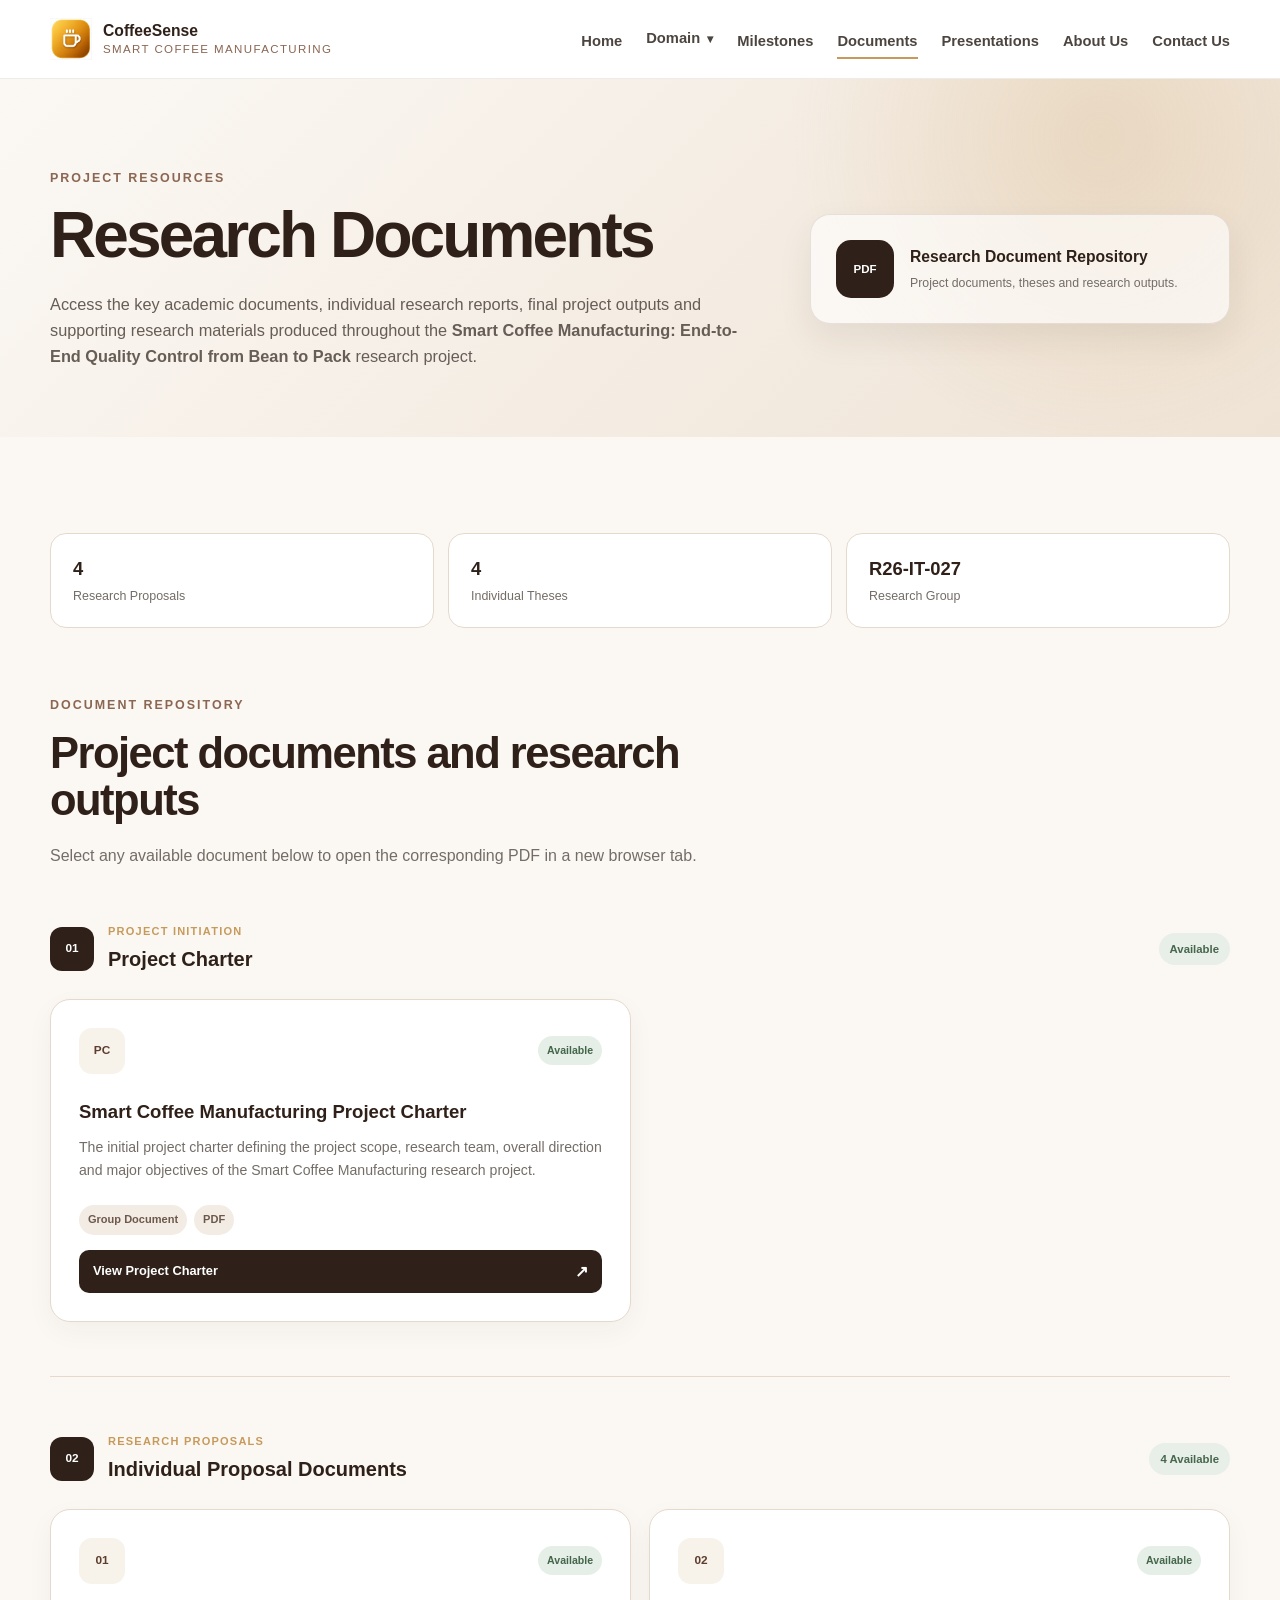
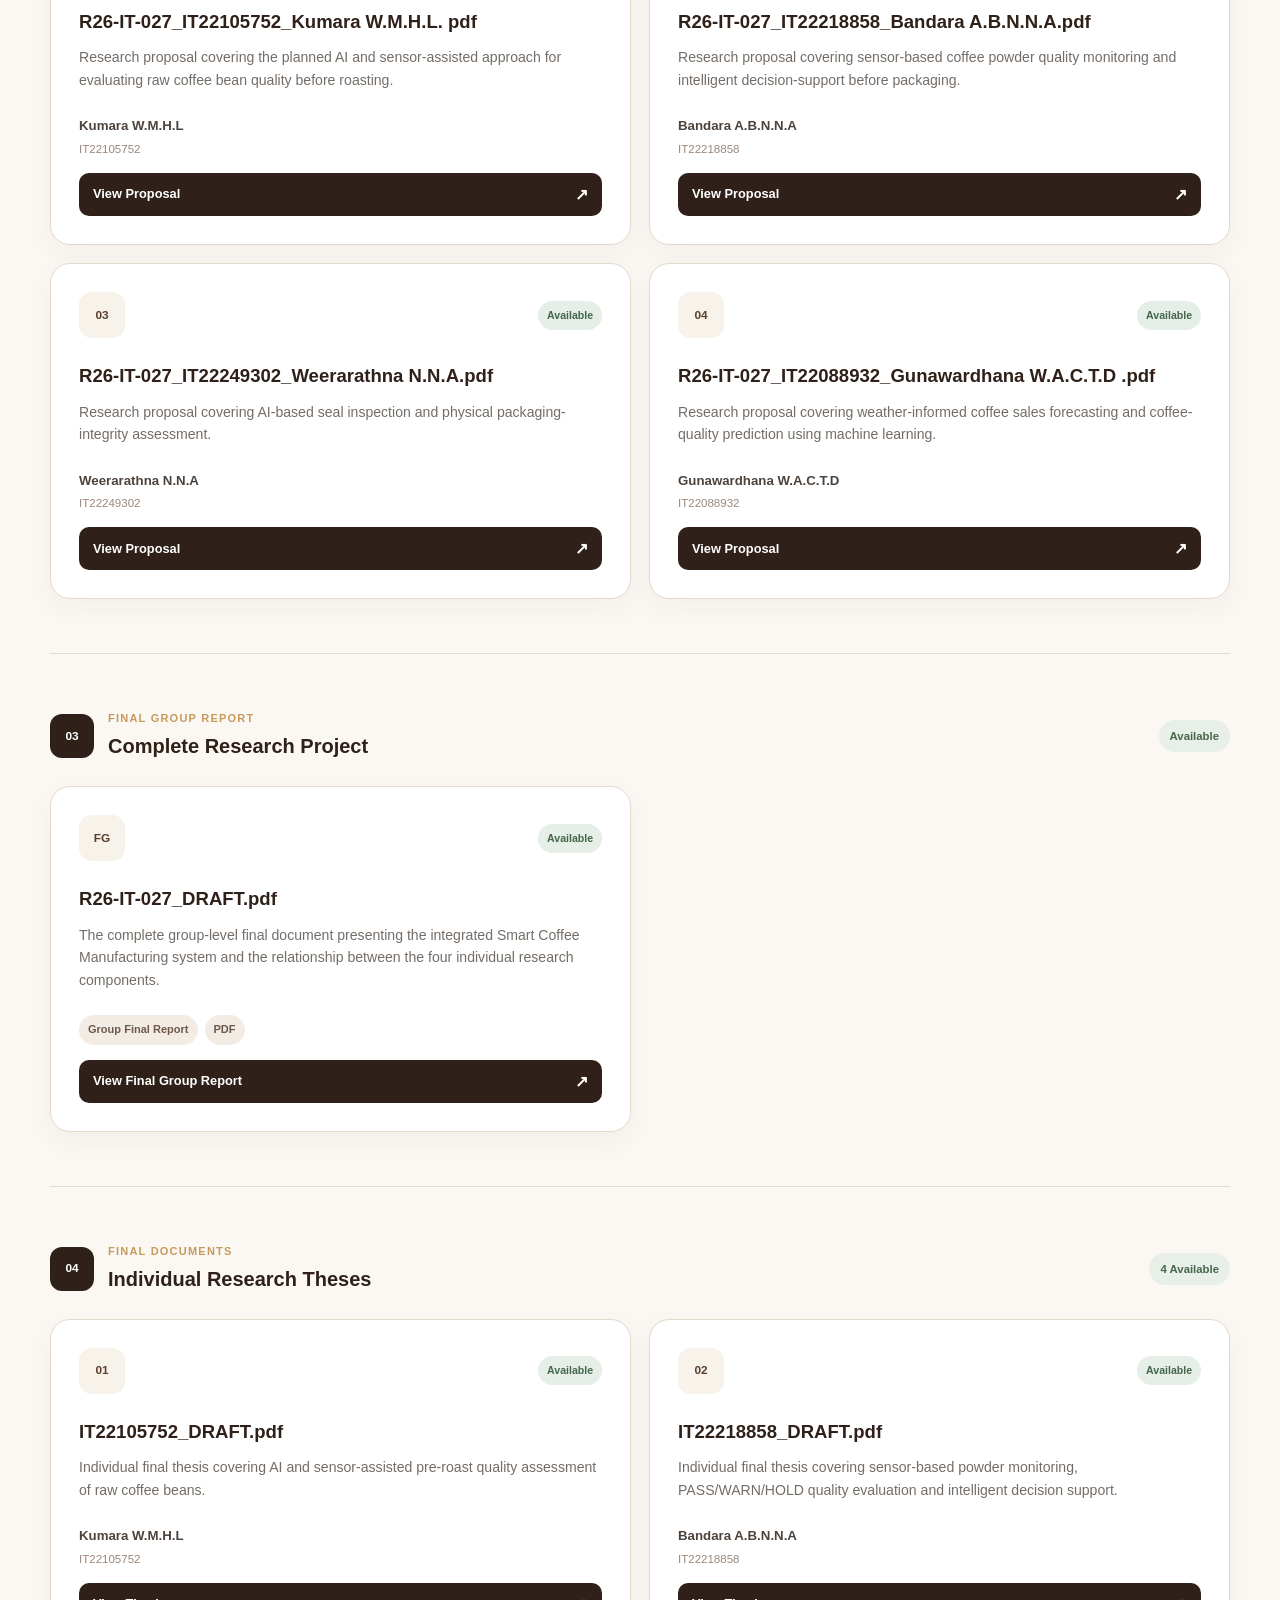
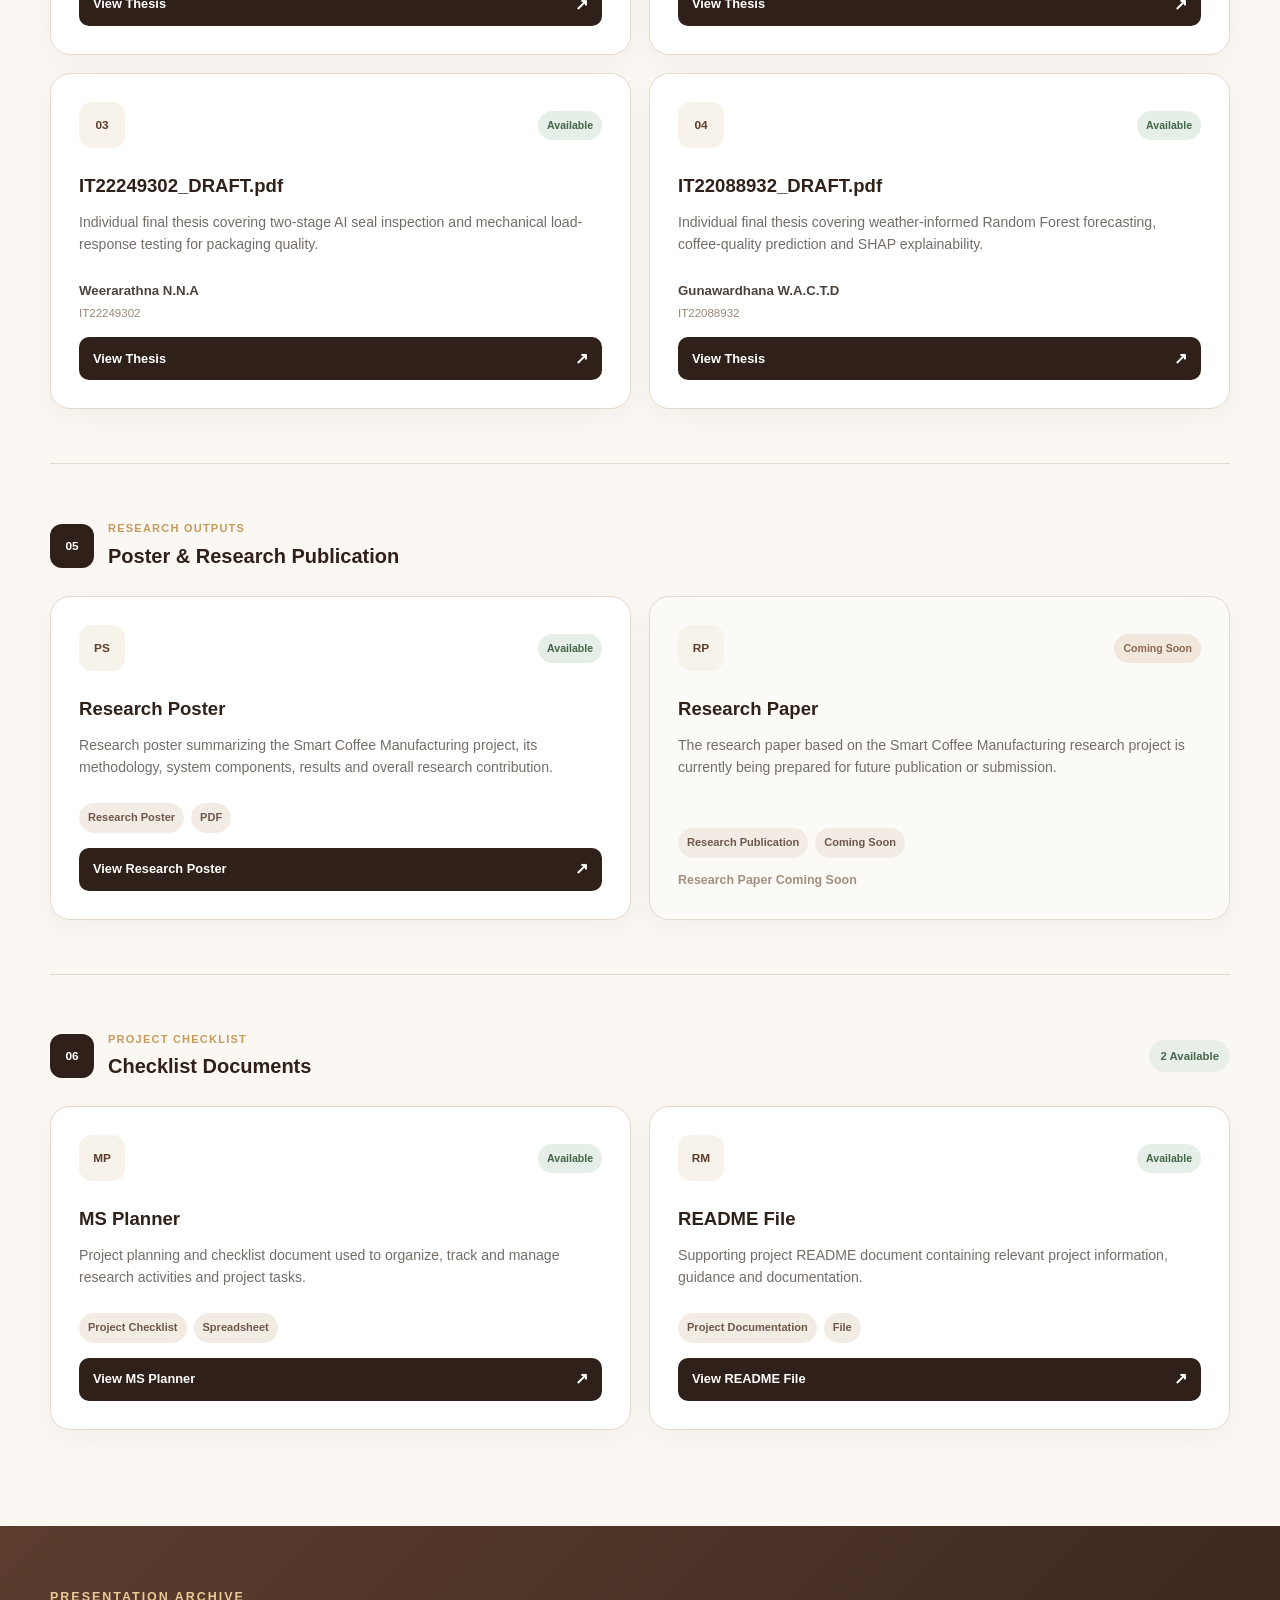
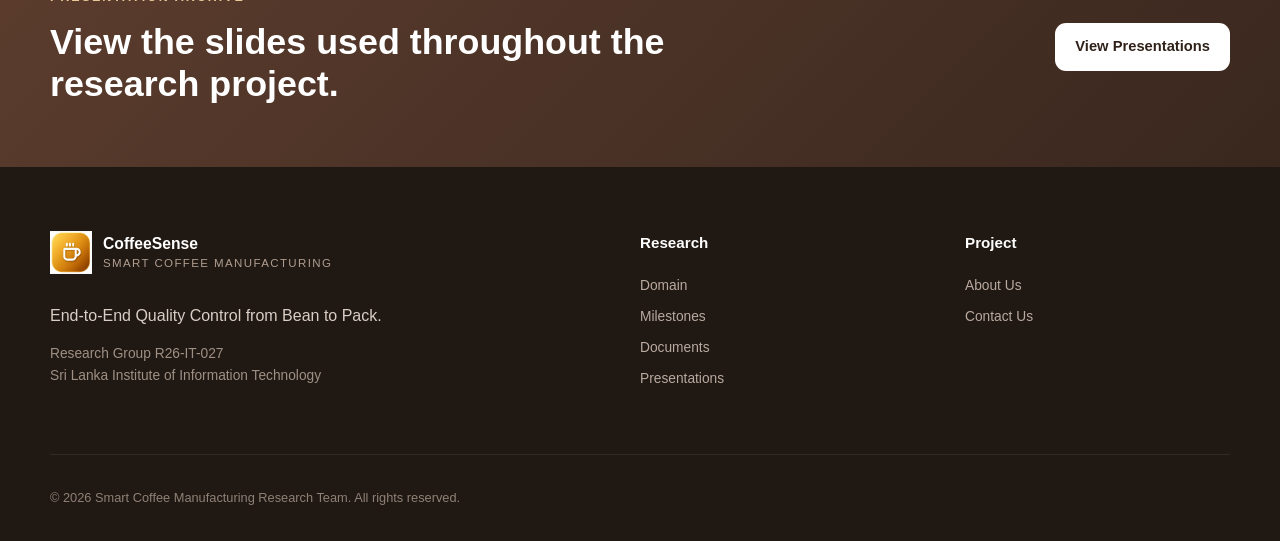
<file: documents.html>
<!DOCTYPE html>

<html lang="en">

<head>

  <meta charset="UTF-8" />

  <meta name="viewport" content="width=device-width, initial-scale=1.0" />

  <meta
    name="description"
    content="Research documents for Smart Coffee Manufacturing: End-to-End Quality Control from Bean to Pack"
  />

  <title>Documents | Smart Coffee Manufacturing</title>

  <link rel="stylesheet" href="css/style.css" />

</head>

<body>

  <!-- =====================================================
       HEADER
  ====================================================== -->

  <header class="site-header">

    <div class="container nav-wrap">

      <a
        class="brand"
        href="index.html"
        aria-label="Smart Coffee Manufacturing Home"
      >

        <span class="brand-mark brand-logo">
          <img
            src="images/logo/logo.png"
            alt="CoffeeSense Logo"
          />
        </span>

        <span class="brand-text">
          <strong>CoffeeSense</strong>
          <small>Smart Coffee Manufacturing</small>
        </span>
      </a>


      <nav class="main-nav" aria-label="Main navigation">

        <a href="index.html">
          Home
        </a>


        <div class="nav-dropdown">

          <a href="domain.html">

            Domain

            <span class="arrow">▾</span>

          </a>


          <div class="dropdown-menu">

            <a href="domain.html#literature-survey">
              Literature Survey
            </a>

            <a href="domain.html#research-gap">
              Research Gap
            </a>

            <a href="domain.html#research-problem">
              Research Problem
            </a>

            <a href="domain.html#research-objectives">
              Research Objectives
            </a>

            <a href="domain.html#methodology">
              Methodology
            </a>

            <a href="domain.html#technologies">
              Technologies Used
            </a>

          </div>

        </div>


        <a href="milestones.html">
          Milestones
        </a>


        <a
          class="active"
          href="documents.html"
        >
          Documents
        </a>


        <a href="presentations.html">
          Presentations
        </a>


        <a href="about.html">
          About Us
        </a>


        <a href="contact.html">
          Contact Us
        </a>

      </nav>

    </div>

  </header>


  <!-- =====================================================
       MAIN CONTENT
  ====================================================== -->

  <main>


    <!-- =====================================================
         HERO SECTION
    ====================================================== -->

    <section class="documents-hero">

      <div class="container documents-hero-grid">

        <div>

          <p class="eyebrow">
            Project Resources
          </p>

          <h1>
            Research Documents
          </h1>

          <p>

            Access the key academic documents, individual research reports,

            final project outputs and supporting research materials produced

            throughout the

            <strong>
              Smart Coffee Manufacturing: End-to-End Quality Control from Bean to Pack
            </strong>

            research project.

          </p>

        </div>


        <div class="document-hero-card">

          <span class="document-hero-icon">
            PDF
          </span>

          <div>

            <strong>
              Research Document Repository
            </strong>

            <small>
              Project documents, theses and research outputs.
            </small>

          </div>

        </div>

      </div>

    </section>


    <!-- =====================================================
         DOCUMENT CONTENT
    ====================================================== -->

    <section class="section section-light">

      <div class="container">


        <!-- =====================================================
             STATISTICS
        ====================================================== -->

        <div class="document-stats">

          <div>

            <strong>4</strong>

            <span>
              Research Proposals
            </span>

          </div>


          <div>

            <strong>4</strong>

            <span>
              Individual Theses
            </span>

          </div>


          <div>

            <strong>
              R26-IT-027
            </strong>

            <span>
              Research Group
            </span>

          </div>

        </div>


        <!-- =====================================================
             PAGE INTRODUCTION
        ====================================================== -->

        <div class="section-heading documents-heading">

          <p class="section-label">
            Document Repository
          </p>

          <h2 class="section-title">
            Project documents and research outputs
          </h2>

          <p class="section-description">

            Select any available document below to open the corresponding

            PDF in a new browser tab.

          </p>

        </div>


        <!-- =====================================================
             SECTION 01
             PROJECT CHARTER
        ====================================================== -->

        <div class="document-section-block">

          <div class="document-section-title">

            <div>

              <span class="document-section-number">
                01
              </span>

              <div>

                <p>
                  Project Initiation
                </p>

                <h3>
                  Project Charter
                </h3>

              </div>

            </div>


            <span class="status-summary available-summary">
              Available
            </span>

          </div>


          <div class="document-grid">

            <article class="document-card">

              <div class="document-card-top">

                <span class="document-icon">
                  PC
                </span>

                <span class="document-status status-available">
                  Available
                </span>

              </div>


              <h3>
                Smart Coffee Manufacturing Project Charter
              </h3>


              <p>

                The initial project charter defining the project scope,

                research team, overall direction and major objectives of the

                Smart Coffee Manufacturing research project.

              </p>


              <div class="document-meta-row">

                <span>
                  Group Document
                </span>

                <span>
                  PDF
                </span>

              </div>


              <a
                class="document-link"
                href="https://drive.google.com/file/d/1esJAfARSbnrgcAoG3v3Gl_lT95fGi4in/view?usp=drive_link"
                target="_blank"
                rel="noopener"
              >

                View Project Charter

                <span>
                  ↗
                </span>

              </a>

            </article>

          </div>

        </div>


        <!-- =====================================================
             SECTION 02
             RESEARCH PROPOSALS
        ====================================================== -->

        <div class="document-section-block final-document-block">

          <div class="document-section-title">

            <div>

              <span class="document-section-number">
                02
              </span>

              <div>

                <p>
                  Research Proposals
                </p>

                <h3>
                  Individual Proposal Documents
                </h3>

              </div>

            </div>


            <span class="status-summary available-summary">
              4 Available
            </span>

          </div>


          <div class="document-grid">


            <!-- Proposal 01 -->

            <article class="document-card">

              <div class="document-card-top">

                <span class="document-icon">
                  01
                </span>

                <span class="document-status status-available">
                  Available
                </span>

              </div>


              <h3>
                R26-IT-027_IT22105752_Kumara W.M.H.L. pdf
              </h3>


              <p>

                Research proposal covering the planned AI and sensor-assisted

                approach for evaluating raw coffee bean quality before roasting.

              </p>


              <div class="document-owner">

                <strong>
                  Kumara W.M.H.L
                </strong>

                <span>
                  IT22105752
                </span>

              </div>


              <a
                class="document-link"
                href="https://drive.google.com/file/d/1FFOVkuhg0NG7PJlea5eSIXtvTAYiJu-L/view?usp=drive_link"
                target="_blank"
                rel="noopener"
              >

                View Proposal

                <span>
                  ↗
                </span>

              </a>

            </article>


            <!-- Proposal 02 -->

            <article class="document-card">

              <div class="document-card-top">

                <span class="document-icon">
                  02
                </span>

                <span class="document-status status-available">
                  Available
                </span>

              </div>


              <h3>
                R26-IT-027_IT22218858_Bandara A.B.N.N.A.pdf
              </h3>


              <p>

                Research proposal covering sensor-based coffee powder quality

                monitoring and intelligent decision-support before packaging.

              </p>


              <div class="document-owner">

                <strong>
                  Bandara A.B.N.N.A
                </strong>

                <span>
                  IT22218858
                </span>

              </div>


              <a
                class="document-link"
                href="https://drive.google.com/file/d/109PFkatU_792NkfCWXbqI3oSm4GC-bTj/view?usp=drive_link"
                target="_blank"
                rel="noopener"
              >

                View Proposal

                <span>
                  ↗
                </span>

              </a>

            </article>


            <!-- Proposal 03 -->

            <article class="document-card">

              <div class="document-card-top">

                <span class="document-icon">
                  03
                </span>

                <span class="document-status status-available">
                  Available
                </span>

              </div>


              <h3>
                R26-IT-027_IT22249302_Weerarathna N.N.A.pdf
              </h3>


              <p>

                Research proposal covering AI-based seal inspection and

                physical packaging-integrity assessment.

              </p>


              <div class="document-owner">

                <strong>
                  Weerarathna N.N.A
                </strong>

                <span>
                  IT22249302
                </span>

              </div>


              <a
                class="document-link"
                href="https://drive.google.com/file/d/1_SIoA8A7bRlfH2D4b0Bk4oAH6hZr0-7x/view?usp=drive_link"
                target="_blank"
                rel="noopener"
              >

                View Proposal

                <span>
                  ↗
                </span>

              </a>

            </article>


            <!-- Proposal 04 -->

            <article class="document-card">

              <div class="document-card-top">

                <span class="document-icon">
                  04
                </span>

                <span class="document-status status-available">
                  Available
                </span>

              </div>


              <h3>
                R26-IT-027_IT22088932_Gunawardhana W.A.C.T.D .pdf
              </h3>


              <p>

                Research proposal covering weather-informed coffee sales

                forecasting and coffee-quality prediction using machine learning.

              </p>


              <div class="document-owner">

                <strong>
                  Gunawardhana W.A.C.T.D
                </strong>

                <span>
                  IT22088932
                </span>

              </div>


              <a
                class="document-link"
                href="https://drive.google.com/file/d/1LcrZHtc5Ud57GxoMzTkUizLDWzQ2fCG_/view?usp=drive_link"
                target="_blank"
                rel="noopener"
              >

                View Proposal

                <span>
                  ↗
                </span>

              </a>

            </article>


          </div>

        </div>


        <!-- =====================================================
             SECTION 03
             FINAL GROUP DOCUMENT
        ====================================================== -->

        <div class="document-section-block final-document-block">

          <div class="document-section-title">

            <div>

              <span class="document-section-number">
                03
              </span>

              <div>

                <p>
                  Final Group Report
                </p>

                <h3>
                  Complete Research Project
                </h3>

              </div>

            </div>


            <span class="status-summary available-summary">
              Available
            </span>

          </div>


          <div class="document-grid">

            <article class="document-card">

              <div class="document-card-top">

                <span class="document-icon">
                  FG
                </span>

                <span class="document-status status-available">
                  Available
                </span>

              </div>


              <h3>
               R26-IT-027_DRAFT.pdf
              </h3>


              <p>

                The complete group-level final document presenting the integrated

                Smart Coffee Manufacturing system and the relationship between

                the four individual research components.

              </p>


              <div class="document-meta-row">

                <span>
                  Group Final Report
                </span>

                <span>
                  PDF
                </span>

              </div>


              <a
                class="document-link"
                href="https://drive.google.com/file/d/19_hoxQud1FmuVwc36CCeb0GhOCr3ad96/view?usp=drive_link"
                target="_blank"
                rel="noopener"
              >

                View Final Group Report

                <span>
                  ↗
                </span>

              </a>

            </article>

          </div>

        </div>


        <!-- =====================================================
             SECTION 04
             INDIVIDUAL FINAL THESES
        ====================================================== -->

        <div class="document-section-block final-document-block">

          <div class="document-section-title">

            <div>

              <span class="document-section-number">
                04
              </span>

              <div>

                <p>
                  Final Documents
                </p>

                <h3>
                  Individual Research Theses
                </h3>

              </div>

            </div>


            <span class="status-summary available-summary">
              4 Available
            </span>

          </div>


          <div class="document-grid">


            <!-- Thesis 01 -->

            <article class="document-card">

              <div class="document-card-top">

                <span class="document-icon">
                  01
                </span>

                <span class="document-status status-available">
                  Available
                </span>

              </div>


              <h3>
                IT22105752_DRAFT.pdf
              </h3>


              <p>

                Individual final thesis covering AI and sensor-assisted

                pre-roast quality assessment of raw coffee beans.

              </p>


              <div class="document-owner">

                <strong>
                  Kumara W.M.H.L
                </strong>

                <span>
                  IT22105752
                </span>

              </div>


              <a
                class="document-link"
                href="https://drive.google.com/file/d/1BYVVUn6X5gbd312m4EFZW5tj8WsWDRvF/view?usp=drive_link"
                target="_blank"
                rel="noopener"
              >

                View Thesis

                <span>
                  ↗
                </span>

              </a>

            </article>


            <!-- Thesis 02 -->

            <article class="document-card">

              <div class="document-card-top">

                <span class="document-icon">
                  02
                </span>

                <span class="document-status status-available">
                  Available
                </span>

              </div>


              <h3>
                IT22218858_DRAFT.pdf
              </h3>


              <p>

                Individual final thesis covering sensor-based powder monitoring,

                PASS/WARN/HOLD quality evaluation and intelligent decision support.

              </p>


              <div class="document-owner">

                <strong>
                  Bandara A.B.N.N.A
                </strong>

                <span>
                  IT22218858
                </span>

              </div>


              <a
                class="document-link"
                href="https://drive.google.com/file/d/1HhzUQ6Z38ZZA-udCIiFO81ANEttL_53y/view?usp=drive_link"
                target="_blank"
                rel="noopener"
              >

                View Thesis

                <span>
                  ↗
                </span>

              </a>

            </article>


            <!-- Thesis 03 -->

            <article class="document-card">

              <div class="document-card-top">

                <span class="document-icon">
                  03
                </span>

                <span class="document-status status-available">
                  Available
                </span>

              </div>


              <h3>
                IT22249302_DRAFT.pdf
              </h3>


              <p>

                Individual final thesis covering two-stage AI seal inspection

                and mechanical load-response testing for packaging quality.

              </p>


              <div class="document-owner">

                <strong>
                  Weerarathna N.N.A
                </strong>

                <span>
                  IT22249302
                </span>

              </div>


              <a
                class="document-link"
                href="https://drive.google.com/file/d/1s4DvjcIi4Zrxq7KMOv2lE5zbF_2TOPug/view?usp=drive_link"
                target="_blank"
                rel="noopener"
              >

                View Thesis

                <span>
                  ↗
                </span>

              </a>

            </article>


            <!-- Thesis 04 -->

            <article class="document-card">

              <div class="document-card-top">

                <span class="document-icon">
                  04
                </span>

                <span class="document-status status-available">
                  Available
                </span>

              </div>


              <h3>
                IT22088932_DRAFT.pdf
              </h3>


              <p>

                Individual final thesis covering weather-informed Random Forest

                forecasting, coffee-quality prediction and SHAP explainability.

              </p>


              <div class="document-owner">

                <strong>
                  Gunawardhana W.A.C.T.D
                </strong>

                <span>
                  IT22088932
                </span>

              </div>


              <a
                class="document-link"
                href="https://drive.google.com/file/d/1_zfA0yol1rw2IJ6X78LTfl-axsnZxRXX/view?usp=drive_link"
                target="_blank"
                rel="noopener"
              >

                View Thesis

                <span>
                  ↗
                </span>

              </a>

            </article>


          </div>

        </div>


        <!-- =====================================================
             SECTION 05
             RESEARCH OUTPUTS
        ====================================================== -->

        <div class="document-section-block final-document-block">

          <div class="document-section-title">

            <div>

              <span class="document-section-number">
                05
              </span>

              <div>

                <p>
                  Research Outputs
                </p>

                <h3>
                  Poster &amp; Research Publication
                </h3>

              </div>

            </div>

          </div>


          <div class="document-grid">


            <!-- Research Poster -->

            <article class="document-card">

              <div class="document-card-top">

                <span class="document-icon">
                  PS
                </span>

                <span class="document-status status-available">
                  Available
                </span>

              </div>


              <h3>
                Research Poster
              </h3>


              <p>

                Research poster summarizing the Smart Coffee Manufacturing

                project, its methodology, system components, results and

                overall research contribution.

              </p>


              <div class="document-meta-row">

                <span>
                  Research Poster
                </span>

                <span>
                  PDF
                </span>

              </div>


              <a
                class="document-link"
                href="https://drive.google.com/file/d/1me31k1f_hhGoEemdD0qeG3Oa-SQhP7wf/view?usp=drive_link"
                target="_blank"
                rel="noopener"
              >

                View Research Poster

                <span>
                  ↗
                </span>

              </a>

            </article>


            <!-- Research Paper -->

            <article class="document-card pending-document">

              <div class="document-card-top">

                <span class="document-icon">
                  RP
                </span>

                <span class="document-status status-pending">
                  Coming Soon
                </span>

              </div>


              <h3>
                Research Paper
              </h3>


              <p>

                The research paper based on the Smart Coffee Manufacturing

                research project is currently being prepared for future

                publication or submission.

              </p>


              <div class="document-meta-row">

                <span>
                  Research Publication
                </span>

                <span>
                  Coming Soon
                </span>

              </div>


              <span class="document-unavailable">
                Research Paper Coming Soon
              </span>

            </article>


          </div>

        </div>

        <!-- =====================================================
     SECTION 06
     CHECKLIST DOCUMENTS
====================================================== -->

<div class="document-section-block final-document-block">

  <div class="document-section-title">

    <div>

      <span class="document-section-number">
        06
      </span>

      <div>

        <p>
          Project Checklist
        </p>

        <h3>
          Checklist Documents
        </h3>

      </div>

    </div>

    <span class="status-summary available-summary">
      2 Available
    </span>

  </div>


  <div class="document-grid">


    <!-- MS Planner -->

    <article class="document-card">

      <div class="document-card-top">

        <span class="document-icon">
          MP
        </span>

        <span class="document-status status-available">
          Available
        </span>

      </div>


      <h3>
        MS Planner
      </h3>


      <p>
        Project planning and checklist document used to organize,
        track and manage research activities and project tasks.
      </p>


      <div class="document-meta-row">

        <span>
          Project Checklist
        </span>

        <span>
          Spreadsheet
        </span>

      </div>


      <a
        class="document-link"
        href="https://docs.google.com/spreadsheets/d/1JncDnKDzb8kRM2dz9dWf-wJuqzbVI4Ow/edit?usp=drive_link&amp;rtpof=true&amp;sd=true"
        target="_blank"
        rel="noopener"
      >

        View MS Planner

        <span>
          ↗
        </span>

      </a>

    </article>


    <!-- README File -->

    <article class="document-card">

      <div class="document-card-top">

        <span class="document-icon">
          RM
        </span>

        <span class="document-status status-available">
          Available
        </span>

      </div>


      <h3>
        README File
      </h3>


      <p>
        Supporting project README document containing relevant
        project information, guidance and documentation.
      </p>


      <div class="document-meta-row">

        <span>
          Project Documentation
        </span>

        <span>
          File
        </span>

      </div>


      <a
        class="document-link"
        href="https://drive.google.com/file/d/1Hc3WzrJaGwbpucerPjFH11NbkTVJhx42/view?usp=drive_link"
        target="_blank"
        rel="noopener"
      >

        View README File

        <span>
          ↗
        </span>

      </a>

    </article>


  </div>

</div>


      </div>

    </section>


    <!-- =====================================================
         NEXT PAGE
    ====================================================== -->

    <section class="documents-cta">

      <div class="container cta-wrap">

        <div>

          <p class="section-label light-label">
            Presentation Archive
          </p>

          <h2>
            View the slides used throughout the research project.
          </h2>

        </div>


        <a
          class="btn btn-light"
          href="presentations.html"
        >
          View Presentations
        </a>

      </div>

    </section>


  </main>


  <!-- =====================================================
       FOOTER
  ====================================================== -->

  <footer class="site-footer">

    <div class="container footer-grid">

      <div>

        <a
          class="brand footer-brand"
          href="index.html"
        >

          <span class="brand-mark brand-logo">

            <img
              src="images/logo/logo.png"
              alt="CoffeeSense Logo"
            />

          </span>

          <span class="brand-text">

            <strong>
              CoffeeSense
            </strong>

            <small>
              Smart Coffee Manufacturing
            </small>

          </span>


        </a>


        <p class="footer-description">
          End-to-End Quality Control from Bean to Pack.
        </p>


        <p class="footer-meta">

          Research Group R26-IT-027

          <br />

          Sri Lanka Institute of Information Technology

        </p>

      </div>


      <div class="footer-links">

        <h3>
          Research
        </h3>

        <a href="domain.html">
          Domain
        </a>

        <a href="milestones.html">
          Milestones
        </a>

        <a href="documents.html">
          Documents
        </a>

        <a href="presentations.html">
          Presentations
        </a>

      </div>


      <div class="footer-links">

        <h3>
          Project
        </h3>

        <a href="about.html">
          About Us
        </a>

        <a href="contact.html">
          Contact Us
        </a>

      </div>

    </div>


    <div class="container footer-bottom">

      <p>

        © 2026 Smart Coffee Manufacturing Research Team.

        All rights reserved.

      </p>

    </div>

  </footer>


</body>

</html>
</file>
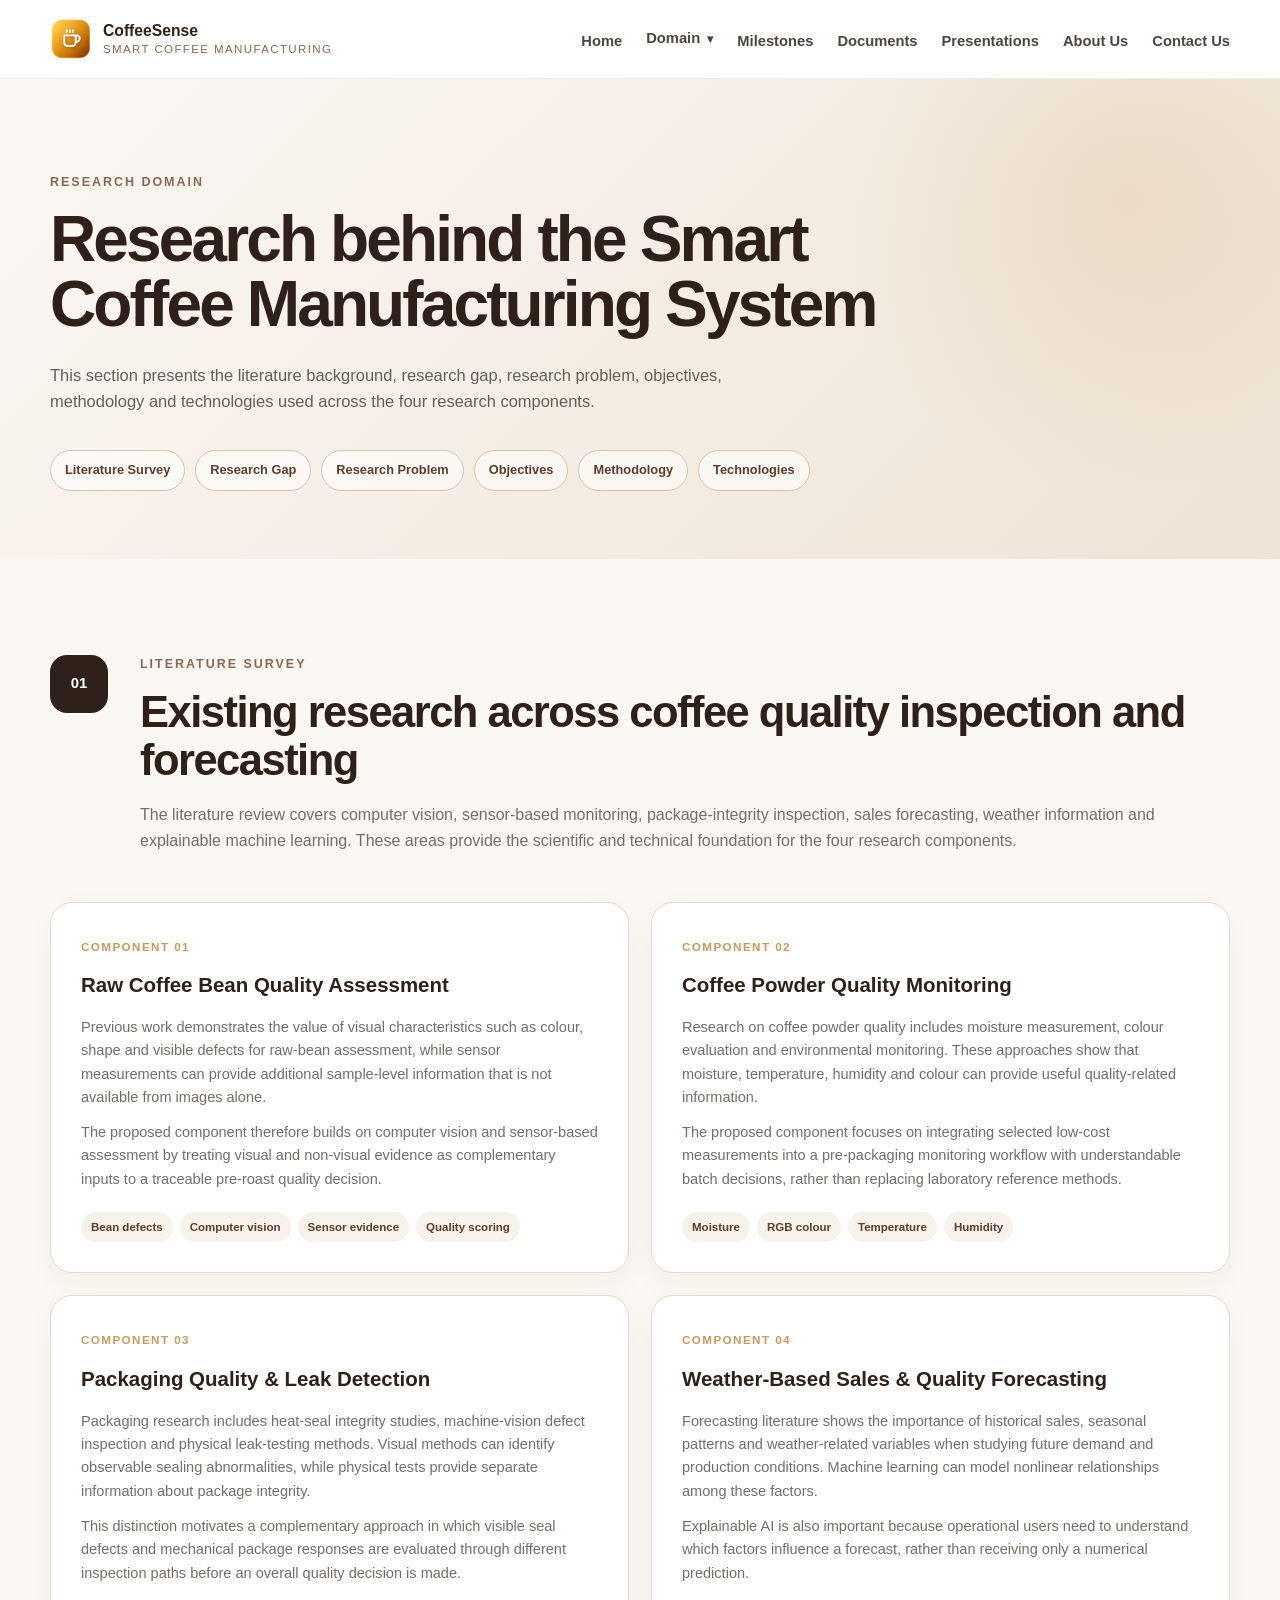
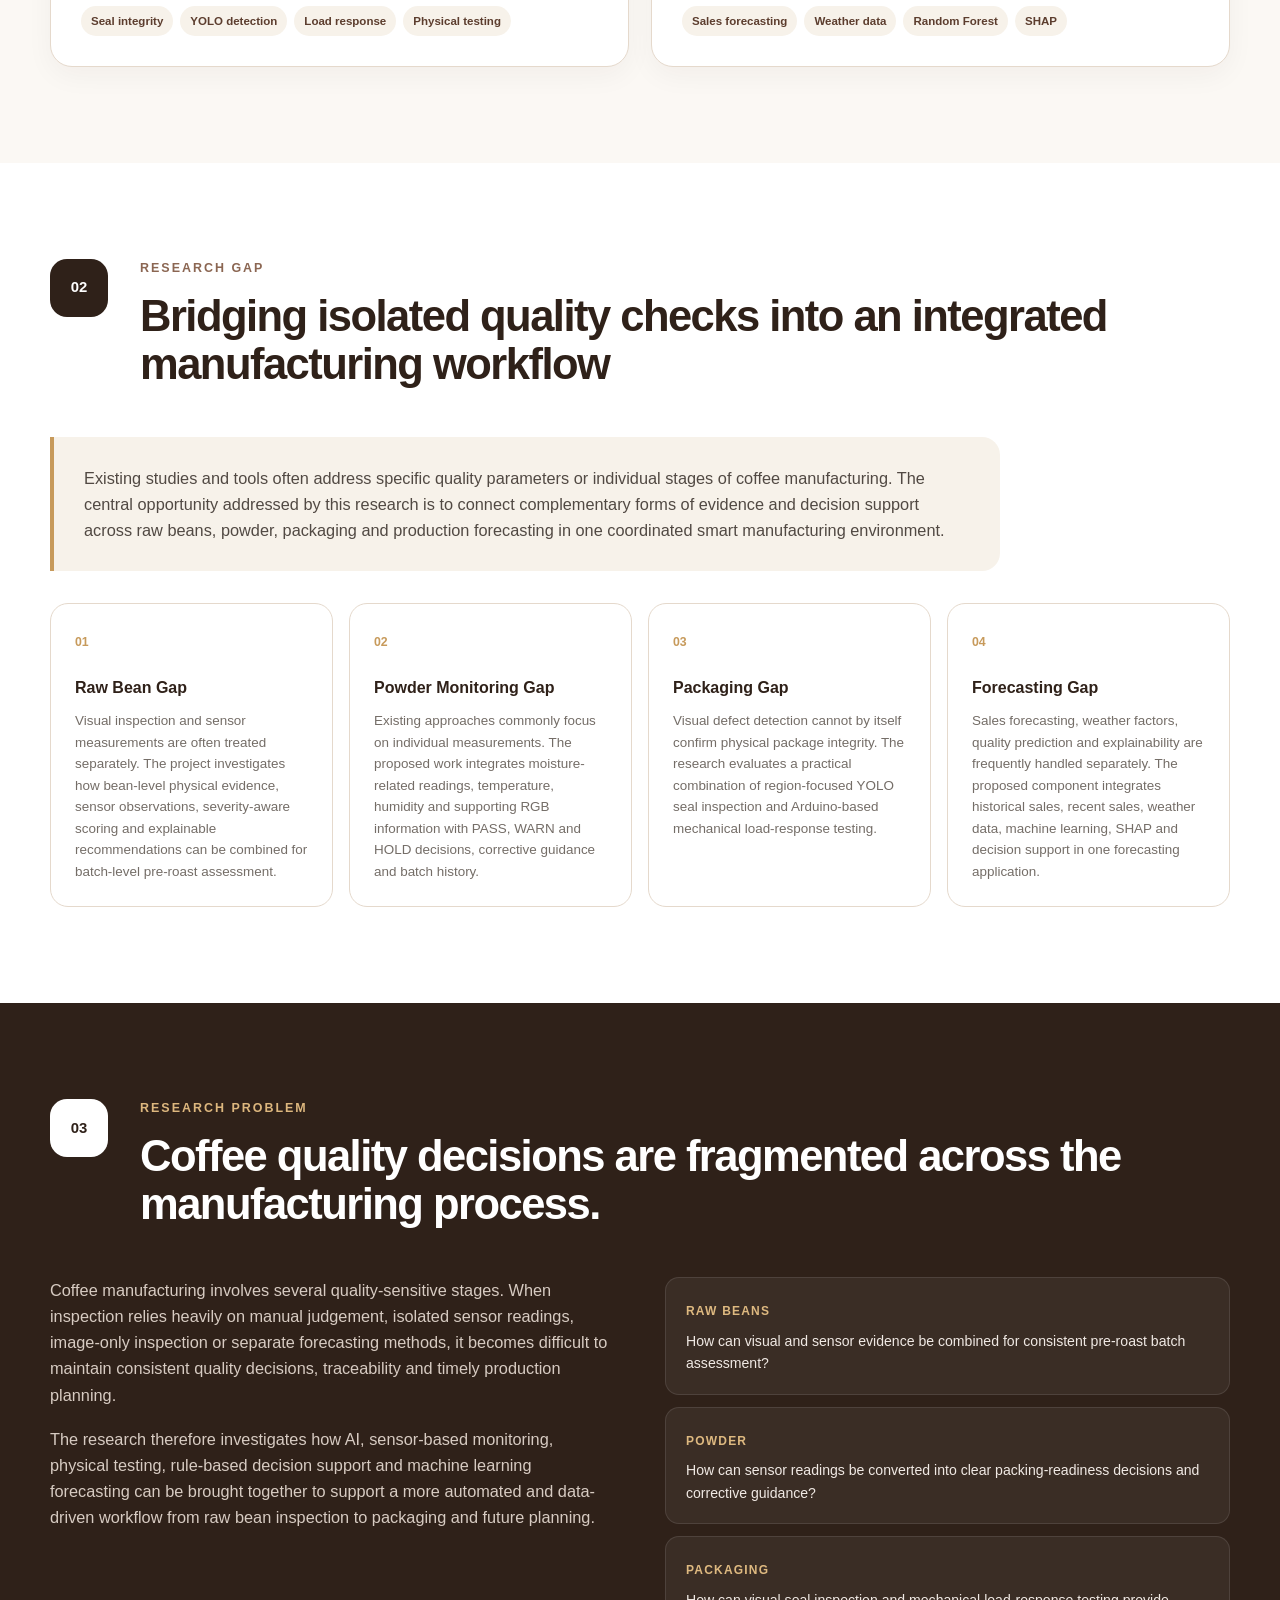
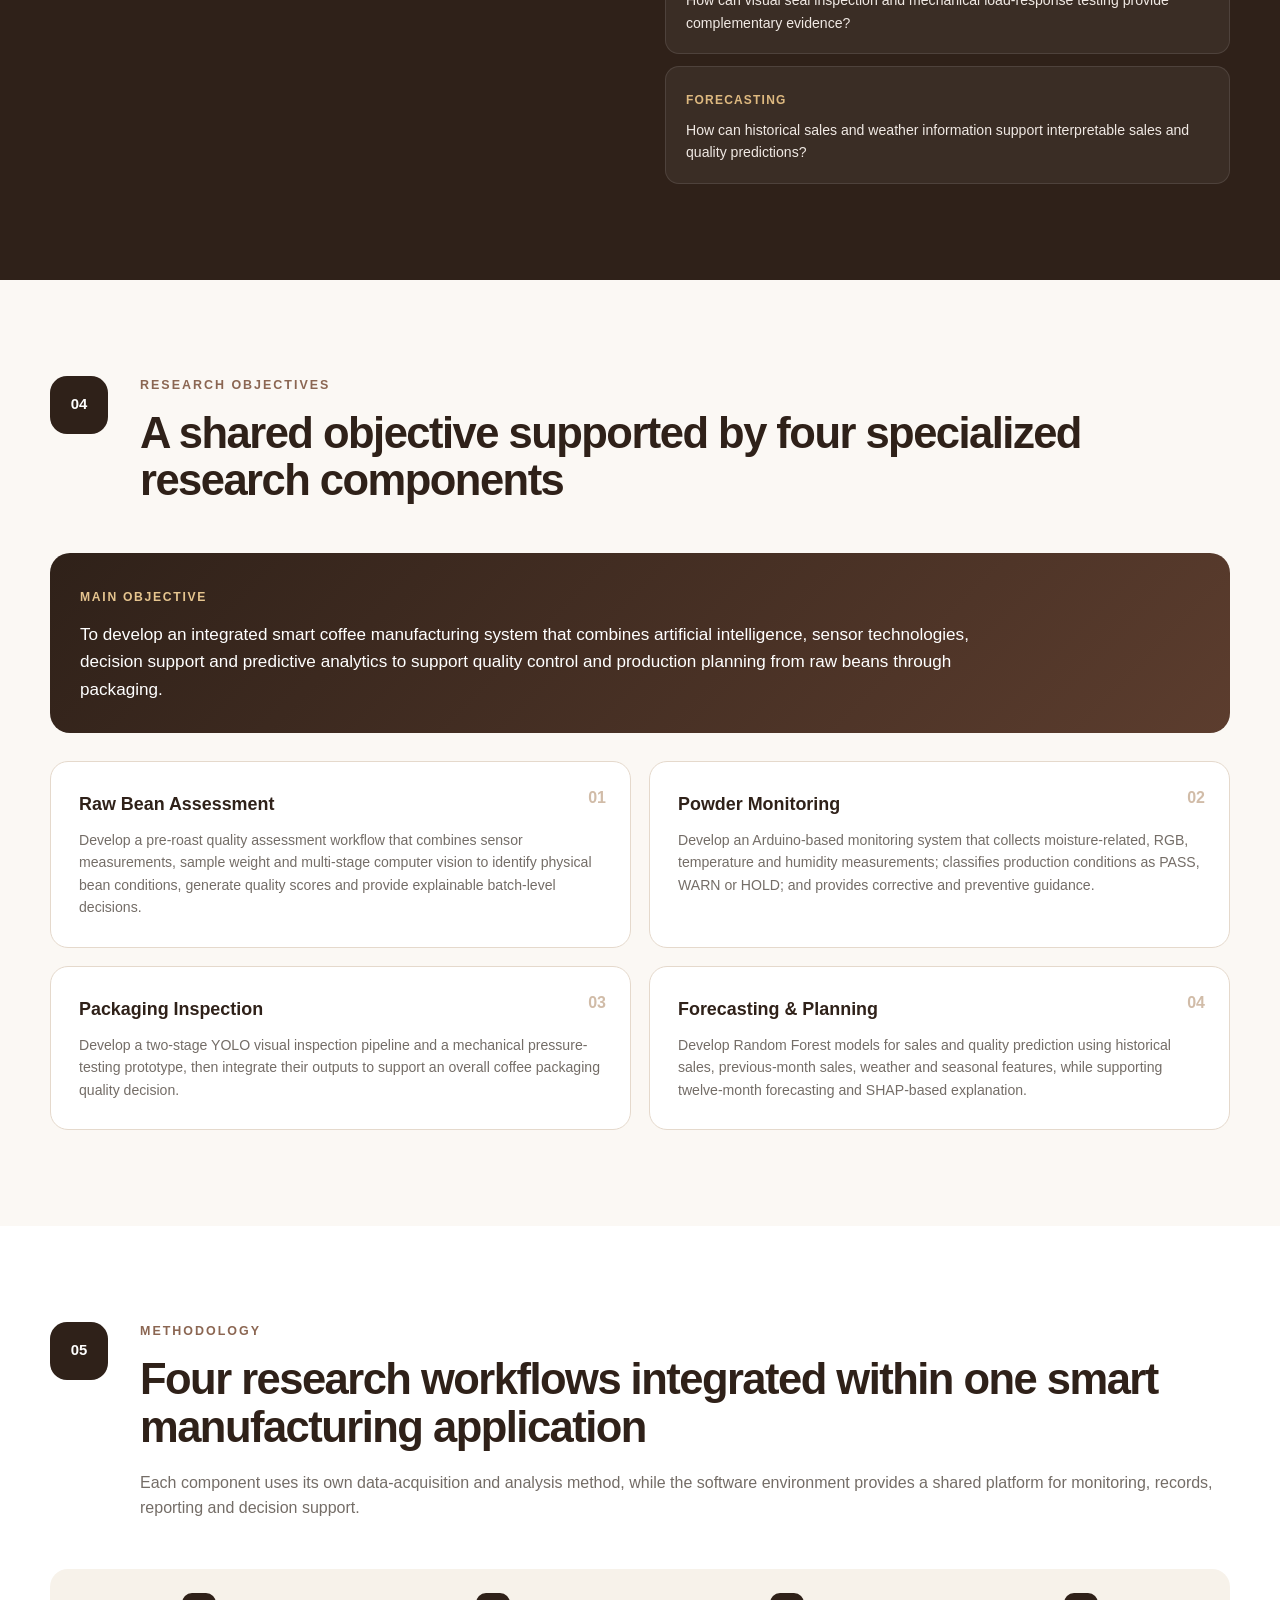
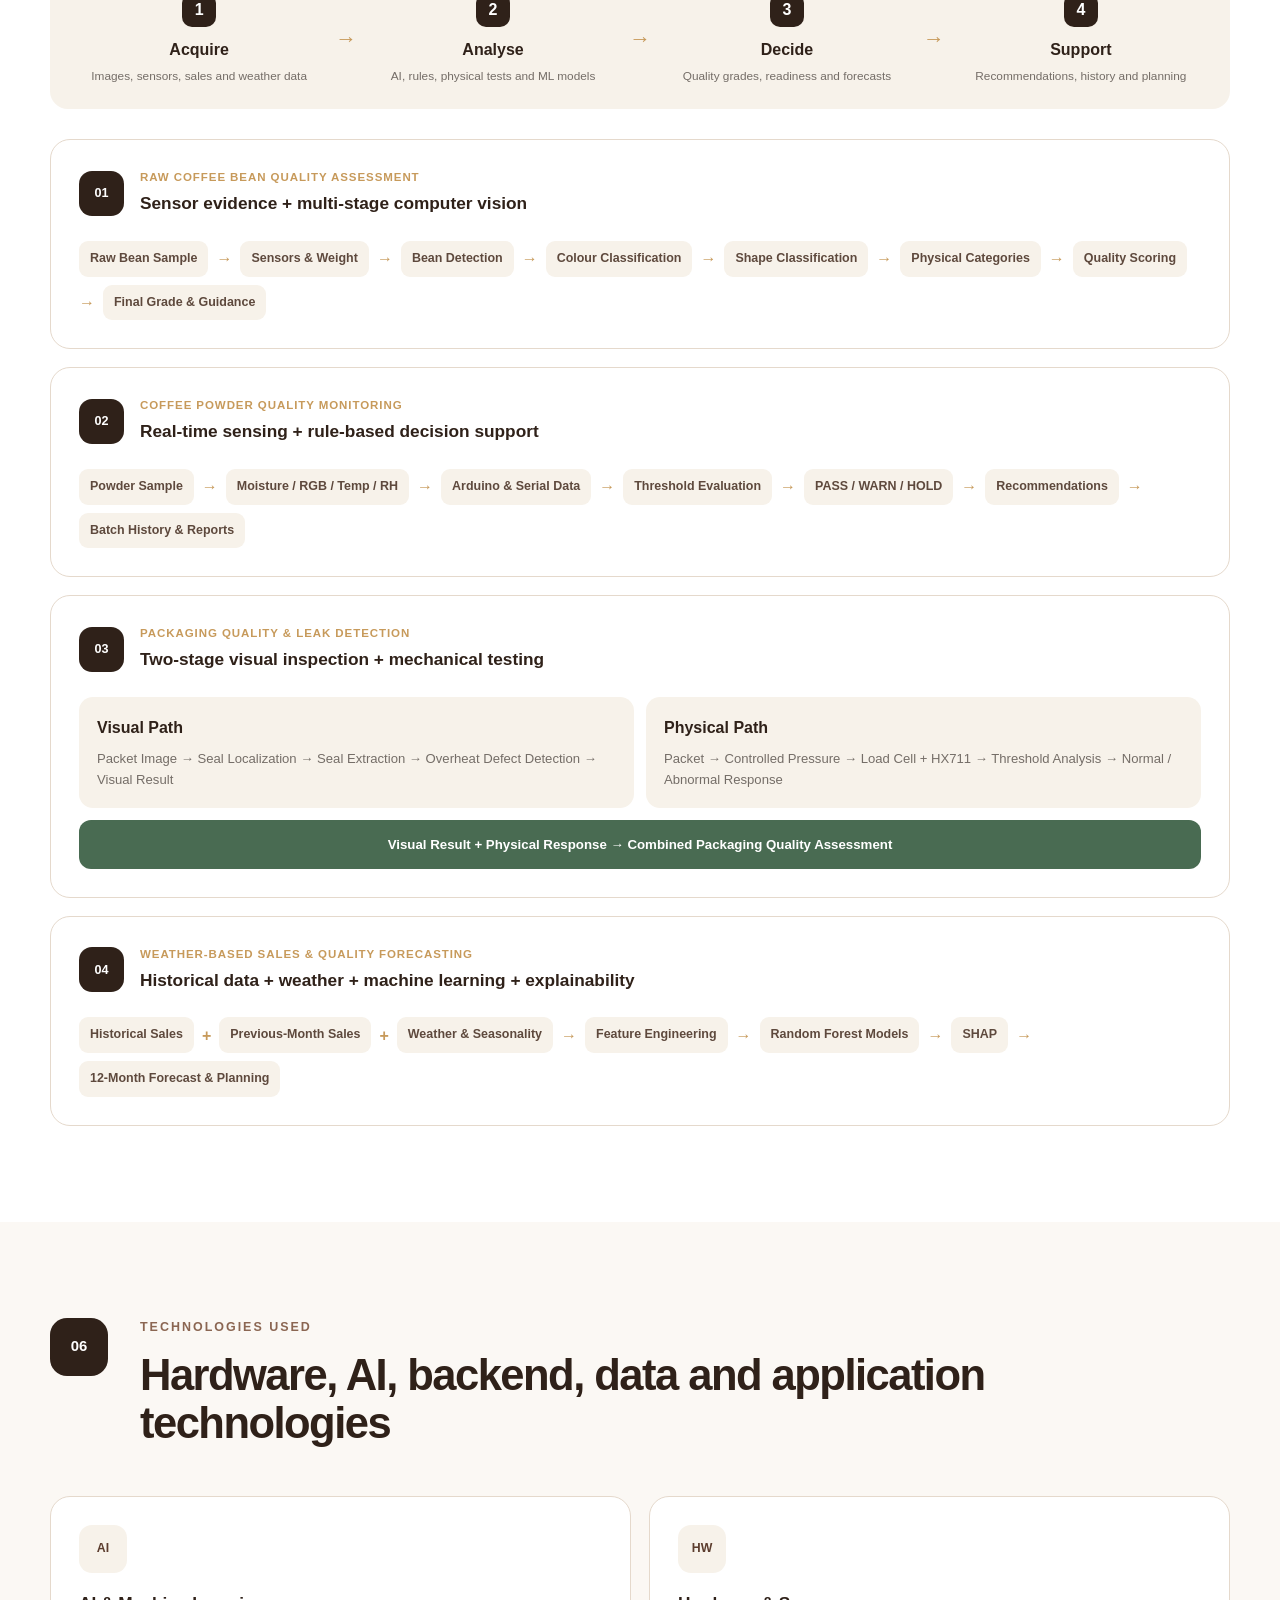
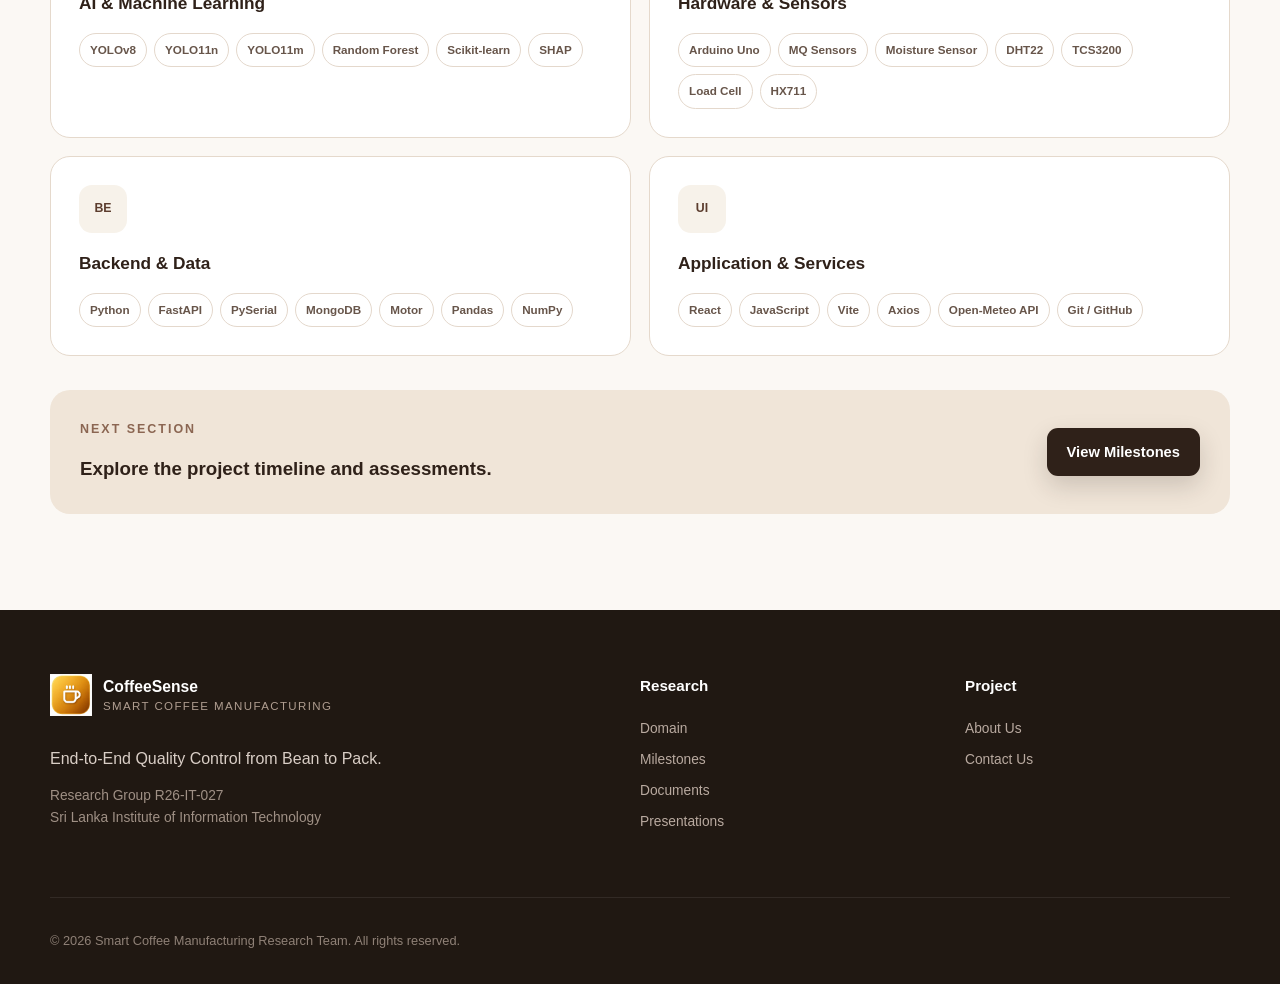
<file: domain.html>
<!DOCTYPE html>
<html lang="en">
<head>
  <meta charset="UTF-8" />
  <meta name="viewport" content="width=device-width, initial-scale=1.0" />
  <meta name="description" content="Research domain of Smart Coffee Manufacturing: End-to-End Quality Control from Bean to Pack" />
  <title>Research Domain | Smart Coffee Manufacturing</title>
  <link rel="stylesheet" href="css/style.css" />
</head>

<body>

  <!-- =========================
       HEADER / NAVIGATION
  ========================== -->
  <header class="site-header">
    <div class="container nav-wrap">
      <a class="brand" href="index.html" aria-label="Smart Coffee Manufacturing Home">
        <span class="brand-mark brand-logo">
          <img
            src="images/logo/logo.png"
            alt="CoffeeSense Logo"
          />
        </span>

        <span class="brand-text">
          <strong>CoffeeSense</strong>
          <small>Smart Coffee Manufacturing</small>
        </span>
      </a>

      <nav class="main-nav" aria-label="Main navigation">
        <a href="index.html">Home</a>

        <div class="nav-dropdown">
          <a class="active" href="domain.html">Domain <span class="arrow">▾</span></a>
          <div class="dropdown-menu">
            <a href="#literature-survey">Literature Survey</a>
            <a href="#research-gap">Research Gap</a>
            <a href="#research-problem">Research Problem</a>
            <a href="#research-objectives">Research Objectives</a>
            <a href="#methodology">Methodology</a>
            <a href="#technologies">Technologies Used</a>
          </div>
        </div>

        <a href="milestones.html">Milestones</a>
        <a href="documents.html">Documents</a>
        <a href="presentations.html">Presentations</a>
        <a href="about.html">About Us</a>
        <a href="contact.html">Contact Us</a>
      </nav>
    </div>
  </header>


  <main>

    <!-- =========================
         DOMAIN HERO
    ========================== -->
    <section class="domain-hero">
      <div class="container">
        <p class="eyebrow">Research Domain</p>
        <h1>Research behind the Smart Coffee Manufacturing System</h1>
        <p>
          This section presents the literature background, research gap, research problem,
          objectives, methodology and technologies used across the four research components.
        </p>

        <div class="domain-jump-nav" aria-label="Domain page sections">
          <a href="#literature-survey">Literature Survey</a>
          <a href="#research-gap">Research Gap</a>
          <a href="#research-problem">Research Problem</a>
          <a href="#research-objectives">Objectives</a>
          <a href="#methodology">Methodology</a>
          <a href="#technologies">Technologies</a>
        </div>
      </div>
    </section>


    <!-- =========================
         1. LITERATURE SURVEY
    ========================== -->
    <section class="section section-light domain-section" id="literature-survey">
      <div class="container">

        <div class="domain-section-intro">
          <span class="domain-index">01</span>
          <div>
            <p class="section-label">Literature Survey</p>
            <h2 class="section-title">Existing research across coffee quality inspection and forecasting</h2>
            <p class="section-description">
              The literature review covers computer vision, sensor-based monitoring,
              package-integrity inspection, sales forecasting, weather information and
              explainable machine learning. These areas provide the scientific and technical
              foundation for the four research components.
            </p>
          </div>
        </div>

        <div class="literature-grid">

          <article class="domain-card">
            <span class="card-kicker">Component 01</span>
            <h3>Raw Coffee Bean Quality Assessment</h3>
            <p>
              Previous work demonstrates the value of visual characteristics such as
              colour, shape and visible defects for raw-bean assessment, while sensor
              measurements can provide additional sample-level information that is not
              available from images alone.
            </p>
            <p>
              The proposed component therefore builds on computer vision and sensor-based
              assessment by treating visual and non-visual evidence as complementary inputs
              to a traceable pre-roast quality decision.
            </p>
            <div class="topic-tags">
              <span>Bean defects</span>
              <span>Computer vision</span>
              <span>Sensor evidence</span>
              <span>Quality scoring</span>
            </div>
          </article>

          <article class="domain-card">
            <span class="card-kicker">Component 02</span>
            <h3>Coffee Powder Quality Monitoring</h3>
            <p>
              Research on coffee powder quality includes moisture measurement, colour
              evaluation and environmental monitoring. These approaches show that moisture,
              temperature, humidity and colour can provide useful quality-related information.
            </p>
            <p>
              The proposed component focuses on integrating selected low-cost measurements
              into a pre-packaging monitoring workflow with understandable batch decisions,
              rather than replacing laboratory reference methods.
            </p>
            <div class="topic-tags">
              <span>Moisture</span>
              <span>RGB colour</span>
              <span>Temperature</span>
              <span>Humidity</span>
            </div>
          </article>

          <article class="domain-card">
            <span class="card-kicker">Component 03</span>
            <h3>Packaging Quality &amp; Leak Detection</h3>
            <p>
              Packaging research includes heat-seal integrity studies, machine-vision defect
              inspection and physical leak-testing methods. Visual methods can identify
              observable sealing abnormalities, while physical tests provide separate
              information about package integrity.
            </p>
            <p>
              This distinction motivates a complementary approach in which visible seal
              defects and mechanical package responses are evaluated through different
              inspection paths before an overall quality decision is made.
            </p>
            <div class="topic-tags">
              <span>Seal integrity</span>
              <span>YOLO detection</span>
              <span>Load response</span>
              <span>Physical testing</span>
            </div>
          </article>

          <article class="domain-card">
            <span class="card-kicker">Component 04</span>
            <h3>Weather-Based Sales &amp; Quality Forecasting</h3>
            <p>
              Forecasting literature shows the importance of historical sales, seasonal
              patterns and weather-related variables when studying future demand and
              production conditions. Machine learning can model nonlinear relationships
              among these factors.
            </p>
            <p>
              Explainable AI is also important because operational users need to understand
              which factors influence a forecast, rather than receiving only a numerical
              prediction.
            </p>
            <div class="topic-tags">
              <span>Sales forecasting</span>
              <span>Weather data</span>
              <span>Random Forest</span>
              <span>SHAP</span>
            </div>
          </article>

        </div>
      </div>
    </section>


    <!-- =========================
         2. RESEARCH GAP
    ========================== -->
    <section class="section domain-section" id="research-gap">
      <div class="container">

        <div class="domain-section-intro">
          <span class="domain-index">02</span>
          <div>
            <p class="section-label">Research Gap</p>
            <h2 class="section-title">Bridging isolated quality checks into an integrated manufacturing workflow</h2>
          </div>
        </div>

        <div class="gap-callout">
          <p>
            Existing studies and tools often address specific quality parameters or individual
            stages of coffee manufacturing. The central opportunity addressed by this research
            is to connect complementary forms of evidence and decision support across raw
            beans, powder, packaging and production forecasting in one coordinated smart
            manufacturing environment.
          </p>
        </div>

        <div class="gap-grid">

          <article class="gap-card">
            <span>01</span>
            <h3>Raw Bean Gap</h3>
            <p>
              Visual inspection and sensor measurements are often treated separately.
              The project investigates how bean-level physical evidence, sensor observations,
              severity-aware scoring and explainable recommendations can be combined for
              batch-level pre-roast assessment.
            </p>
          </article>

          <article class="gap-card">
            <span>02</span>
            <h3>Powder Monitoring Gap</h3>
            <p>
              Existing approaches commonly focus on individual measurements. The proposed
              work integrates moisture-related readings, temperature, humidity and supporting
              RGB information with PASS, WARN and HOLD decisions, corrective guidance and
              batch history.
            </p>
          </article>

          <article class="gap-card">
            <span>03</span>
            <h3>Packaging Gap</h3>
            <p>
              Visual defect detection cannot by itself confirm physical package integrity.
              The research evaluates a practical combination of region-focused YOLO seal
              inspection and Arduino-based mechanical load-response testing.
            </p>
          </article>

          <article class="gap-card">
            <span>04</span>
            <h3>Forecasting Gap</h3>
            <p>
              Sales forecasting, weather factors, quality prediction and explainability are
              frequently handled separately. The proposed component integrates historical
              sales, recent sales, weather data, machine learning, SHAP and decision support
              in one forecasting application.
            </p>
          </article>

        </div>
      </div>
    </section>


    <!-- =========================
         3. RESEARCH PROBLEM
    ========================== -->
    <section class="section section-dark domain-section" id="research-problem">
      <div class="container">

        <div class="domain-section-intro dark-intro">
          <span class="domain-index">03</span>
          <div>
            <p class="section-label">Research Problem</p>
            <h2 class="section-title">Coffee quality decisions are fragmented across the manufacturing process.</h2>
          </div>
        </div>

        <div class="problem-layout">
          <div class="problem-main">
            <p>
              Coffee manufacturing involves several quality-sensitive stages. When inspection
              relies heavily on manual judgement, isolated sensor readings, image-only
              inspection or separate forecasting methods, it becomes difficult to maintain
              consistent quality decisions, traceability and timely production planning.
            </p>
            <p>
              The research therefore investigates how AI, sensor-based monitoring, physical
              testing, rule-based decision support and machine learning forecasting can be
              brought together to support a more automated and data-driven workflow from
              raw bean inspection to packaging and future planning.
            </p>
          </div>

          <div class="problem-questions">
            <div>
              <span>Raw Beans</span>
              <p>How can visual and sensor evidence be combined for consistent pre-roast batch assessment?</p>
            </div>
            <div>
              <span>Powder</span>
              <p>How can sensor readings be converted into clear packing-readiness decisions and corrective guidance?</p>
            </div>
            <div>
              <span>Packaging</span>
              <p>How can visual seal inspection and mechanical load-response testing provide complementary evidence?</p>
            </div>
            <div>
              <span>Forecasting</span>
              <p>How can historical sales and weather information support interpretable sales and quality predictions?</p>
            </div>
          </div>
        </div>

      </div>
    </section>


    <!-- =========================
         4. RESEARCH OBJECTIVES
    ========================== -->
    <section class="section section-light domain-section" id="research-objectives">
      <div class="container">

        <div class="domain-section-intro">
          <span class="domain-index">04</span>
          <div>
            <p class="section-label">Research Objectives</p>
            <h2 class="section-title">A shared objective supported by four specialized research components</h2>
          </div>
        </div>

        <div class="objective-main">
          <span>Main Objective</span>
          <p>
            To develop an integrated smart coffee manufacturing system that combines
            artificial intelligence, sensor technologies, decision support and predictive
            analytics to support quality control and production planning from raw beans
            through packaging.
          </p>
        </div>

        <div class="objective-grid">

          <article>
            <span class="objective-number">01</span>
            <h3>Raw Bean Assessment</h3>
            <p>
              Develop a pre-roast quality assessment workflow that combines sensor
              measurements, sample weight and multi-stage computer vision to identify
              physical bean conditions, generate quality scores and provide explainable
              batch-level decisions.
            </p>
          </article>

          <article>
            <span class="objective-number">02</span>
            <h3>Powder Monitoring</h3>
            <p>
              Develop an Arduino-based monitoring system that collects moisture-related,
              RGB, temperature and humidity measurements; classifies production conditions
              as PASS, WARN or HOLD; and provides corrective and preventive guidance.
            </p>
          </article>

          <article>
            <span class="objective-number">03</span>
            <h3>Packaging Inspection</h3>
            <p>
              Develop a two-stage YOLO visual inspection pipeline and a mechanical
              pressure-testing prototype, then integrate their outputs to support an overall
              coffee packaging quality decision.
            </p>
          </article>

          <article>
            <span class="objective-number">04</span>
            <h3>Forecasting &amp; Planning</h3>
            <p>
              Develop Random Forest models for sales and quality prediction using historical
              sales, previous-month sales, weather and seasonal features, while supporting
              twelve-month forecasting and SHAP-based explanation.
            </p>
          </article>

        </div>
      </div>
    </section>


    <!-- =========================
         5. METHODOLOGY
    ========================== -->
    <section class="section domain-section" id="methodology">
      <div class="container">

        <div class="domain-section-intro">
          <span class="domain-index">05</span>
          <div>
            <p class="section-label">Methodology</p>
            <h2 class="section-title">Four research workflows integrated within one smart manufacturing application</h2>
            <p class="section-description">
              Each component uses its own data-acquisition and analysis method, while the
              software environment provides a shared platform for monitoring, records,
              reporting and decision support.
            </p>
          </div>
        </div>

        <div class="method-overview">
          <div><span>1</span><strong>Acquire</strong><small>Images, sensors, sales and weather data</small></div>
          <b>→</b>
          <div><span>2</span><strong>Analyse</strong><small>AI, rules, physical tests and ML models</small></div>
          <b>→</b>
          <div><span>3</span><strong>Decide</strong><small>Quality grades, readiness and forecasts</small></div>
          <b>→</b>
          <div><span>4</span><strong>Support</strong><small>Recommendations, history and planning</small></div>
        </div>

        <div class="methodology-stack">

          <article class="method-card">
            <div class="method-head">
              <span>01</span>
              <div>
                <p>Raw Coffee Bean Quality Assessment</p>
                <h3>Sensor evidence + multi-stage computer vision</h3>
              </div>
            </div>
            <div class="method-flow">
              <span>Raw Bean Sample</span><i>→</i>
              <span>Sensors &amp; Weight</span><i>→</i>
              <span>Bean Detection</span><i>→</i>
              <span>Colour Classification</span><i>→</i>
              <span>Shape Classification</span><i>→</i>
              <span>Physical Categories</span><i>→</i>
              <span>Quality Scoring</span><i>→</i>
              <span>Final Grade &amp; Guidance</span>
            </div>
          </article>

          <article class="method-card">
            <div class="method-head">
              <span>02</span>
              <div>
                <p>Coffee Powder Quality Monitoring</p>
                <h3>Real-time sensing + rule-based decision support</h3>
              </div>
            </div>
            <div class="method-flow">
              <span>Powder Sample</span><i>→</i>
              <span>Moisture / RGB / Temp / RH</span><i>→</i>
              <span>Arduino &amp; Serial Data</span><i>→</i>
              <span>Threshold Evaluation</span><i>→</i>
              <span>PASS / WARN / HOLD</span><i>→</i>
              <span>Recommendations</span><i>→</i>
              <span>Batch History &amp; Reports</span>
            </div>
          </article>

          <article class="method-card">
            <div class="method-head">
              <span>03</span>
              <div>
                <p>Packaging Quality &amp; Leak Detection</p>
                <h3>Two-stage visual inspection + mechanical testing</h3>
              </div>
            </div>
            <div class="dual-method">
              <div>
                <strong>Visual Path</strong>
                <p>Packet Image → Seal Localization → Seal Extraction → Overheat Defect Detection → Visual Result</p>
              </div>
              <div>
                <strong>Physical Path</strong>
                <p>Packet → Controlled Pressure → Load Cell + HX711 → Threshold Analysis → Normal / Abnormal Response</p>
              </div>
            </div>
            <div class="combine-box">Visual Result + Physical Response → Combined Packaging Quality Assessment</div>
          </article>

          <article class="method-card">
            <div class="method-head">
              <span>04</span>
              <div>
                <p>Weather-Based Sales &amp; Quality Forecasting</p>
                <h3>Historical data + weather + machine learning + explainability</h3>
              </div>
            </div>
            <div class="method-flow">
              <span>Historical Sales</span><i>+</i>
              <span>Previous-Month Sales</span><i>+</i>
              <span>Weather &amp; Seasonality</span><i>→</i>
              <span>Feature Engineering</span><i>→</i>
              <span>Random Forest Models</span><i>→</i>
              <span>SHAP</span><i>→</i>
              <span>12-Month Forecast &amp; Planning</span>
            </div>
          </article>

        </div>
      </div>
    </section>


    <!-- =========================
         6. TECHNOLOGIES
    ========================== -->
    <section class="section section-light domain-section" id="technologies">
      <div class="container">

        <div class="domain-section-intro">
          <span class="domain-index">06</span>
          <div>
            <p class="section-label">Technologies Used</p>
            <h2 class="section-title">Hardware, AI, backend, data and application technologies</h2>
          </div>
        </div>

        <div class="technology-category-grid">

          <article class="technology-category">
            <div class="technology-icon">AI</div>
            <h3>AI &amp; Machine Learning</h3>
            <div class="technology-pills">
              <span>YOLOv8</span>
              <span>YOLO11n</span>
              <span>YOLO11m</span>
              <span>Random Forest</span>
              <span>Scikit-learn</span>
              <span>SHAP</span>
            </div>
          </article>

          <article class="technology-category">
            <div class="technology-icon">HW</div>
            <h3>Hardware &amp; Sensors</h3>
            <div class="technology-pills">
              <span>Arduino Uno</span>
              <span>MQ Sensors</span>
              <span>Moisture Sensor</span>
              <span>DHT22</span>
              <span>TCS3200</span>
              <span>Load Cell</span>
              <span>HX711</span>
            </div>
          </article>

          <article class="technology-category">
            <div class="technology-icon">BE</div>
            <h3>Backend &amp; Data</h3>
            <div class="technology-pills">
              <span>Python</span>
              <span>FastAPI</span>
              <span>PySerial</span>
              <span>MongoDB</span>
              <span>Motor</span>
              <span>Pandas</span>
              <span>NumPy</span>
            </div>
          </article>

          <article class="technology-category">
            <div class="technology-icon">UI</div>
            <h3>Application &amp; Services</h3>
            <div class="technology-pills">
              <span>React</span>
              <span>JavaScript</span>
              <span>Vite</span>
              <span>Axios</span>
              <span>Open-Meteo API</span>
              <span>Git / GitHub</span>
            </div>
          </article>

        </div>

        <div class="domain-next">
          <div>
            <p class="section-label">Next Section</p>
            <h3>Explore the project timeline and assessments.</h3>
          </div>
          <a class="btn btn-primary" href="milestones.html">View Milestones</a>
        </div>

      </div>
    </section>

  </main>


  <!-- =========================
       FOOTER
  ========================== -->
  <footer class="site-footer">
    <div class="container footer-grid">

      <div>
        <a class="brand footer-brand" href="index.html">
          <span class="brand-mark brand-logo">

            <img
              src="images/logo/logo.png"
              alt="CoffeeSense Logo"
            />

          </span>

          <span class="brand-text">

            <strong>
              CoffeeSense
            </strong>

            <small>
              Smart Coffee Manufacturing
            </small>

          </span>

        </a>

        <p class="footer-description">
          End-to-End Quality Control from Bean to Pack.
        </p>
        <p class="footer-meta">
          Research Group R26-IT-027<br />
          Sri Lanka Institute of Information Technology
        </p>
      </div>

      <div class="footer-links">
        <h3>Research</h3>
        <a href="domain.html">Domain</a>
        <a href="milestones.html">Milestones</a>
        <a href="documents.html">Documents</a>
        <a href="presentations.html">Presentations</a>
      </div>

      <div class="footer-links">
        <h3>Project</h3>
        <a href="about.html">About Us</a>
        <a href="contact.html">Contact Us</a>
      </div>

    </div>

    <div class="container footer-bottom">
      <p>© 2026 Smart Coffee Manufacturing Research Team. All rights reserved.</p>
    </div>
  </footer>

</body>
</html>
</file>
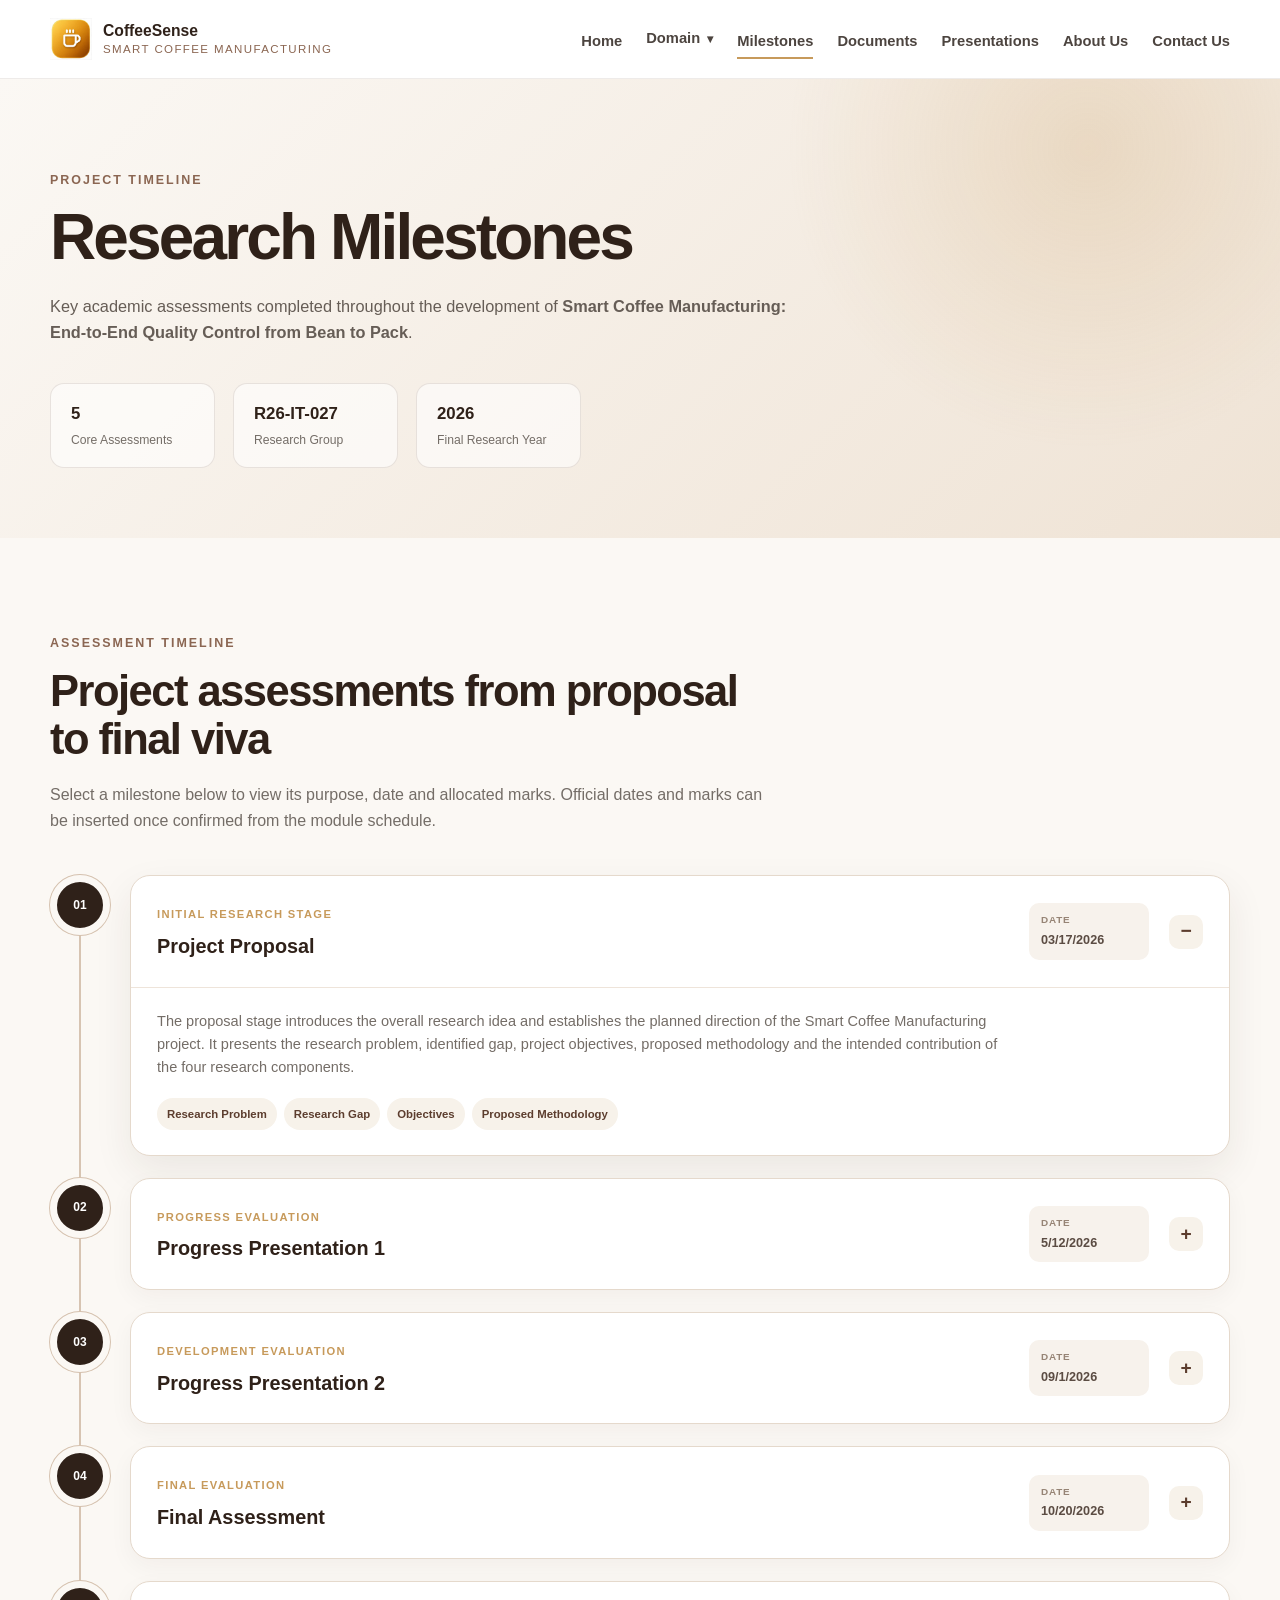
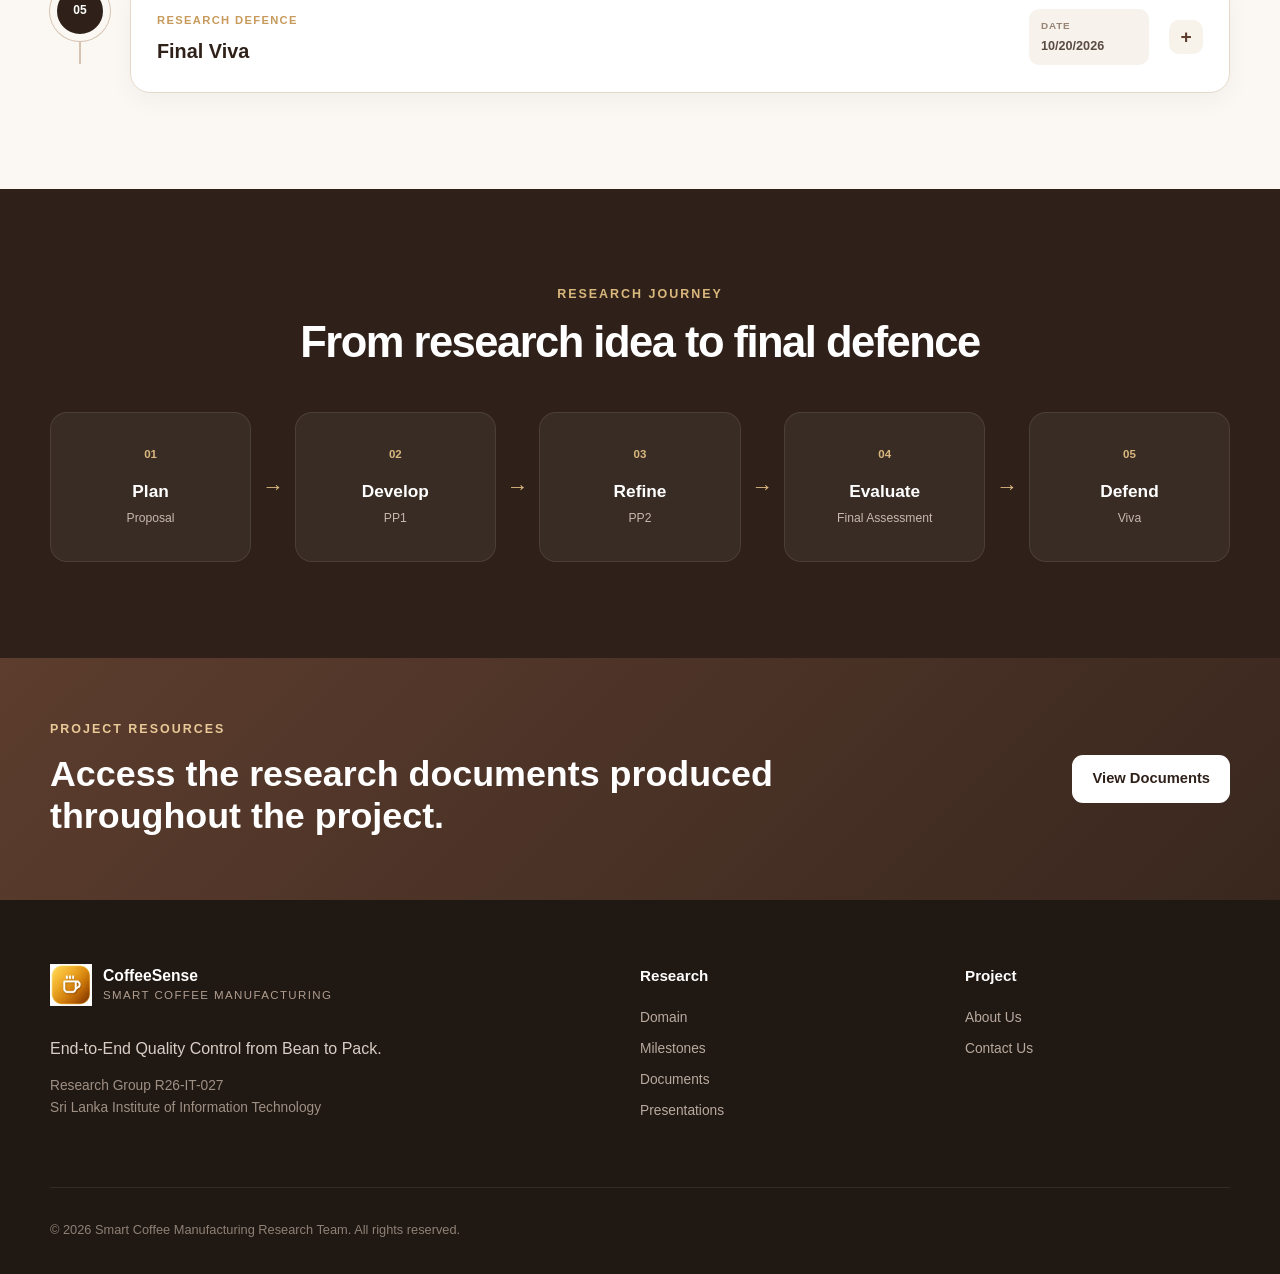
<file: milestones.html>
<!doctype html>
<html lang="en">
  <head>
    <meta charset="UTF-8" />
    <meta name="viewport" content="width=device-width, initial-scale=1.0" />
    <meta
      name="description"
      content="Project milestones for Smart Coffee Manufacturing: End-to-End Quality Control from Bean to Pack"
    />
    <title>Milestones | Smart Coffee Manufacturing</title>
    <link rel="stylesheet" href="css/style.css" />
  </head>

  <body>
    <!-- =========================
       HEADER / NAVIGATION
  ========================== -->
    <header class="site-header">
      <div class="container nav-wrap">
        <a
          class="brand"
          href="index.html"
          aria-label="Smart Coffee Manufacturing Home"
        >
          <span class="brand-mark brand-logo">
          <img
            src="images/logo/logo.png"
            alt="CoffeeSense Logo"
          />
        </span>

        <span class="brand-text">
          <strong>CoffeeSense</strong>
          <small>Smart Coffee Manufacturing</small>
        </span>
        </a>

        <nav class="main-nav" aria-label="Main navigation">
          <a href="index.html">Home</a>

          <div class="nav-dropdown">
            <a href="domain.html">Domain <span class="arrow">▾</span></a>
            <div class="dropdown-menu">
              <a href="domain.html#literature-survey">Literature Survey</a>
              <a href="domain.html#research-gap">Research Gap</a>
              <a href="domain.html#research-problem">Research Problem</a>
              <a href="domain.html#research-objectives">Research Objectives</a>
              <a href="domain.html#methodology">Methodology</a>
              <a href="domain.html#technologies">Technologies Used</a>
            </div>
          </div>

          <a class="active" href="milestones.html">Milestones</a>
          <a href="documents.html">Documents</a>
          <a href="presentations.html">Presentations</a>
          <a href="about.html">About Us</a>
          <a href="contact.html">Contact Us</a>
        </nav>
      </div>
    </header>

    <main>
      <!-- =========================
         PAGE HERO
    ========================== -->
      <section class="milestone-hero">
        <div class="container">
          <p class="eyebrow">Project Timeline</p>
          <h1>Research Milestones</h1>
          <p>
            Key academic assessments completed throughout the development of
            <strong
              >Smart Coffee Manufacturing: End-to-End Quality Control from Bean
              to Pack</strong
            >.
          </p>

          <div class="milestone-summary">
            <div>
              <strong>5</strong>
              <span>Core Assessments</span>
            </div>
            <div>
              <strong>R26-IT-027</strong>
              <span>Research Group</span>
            </div>
            <div>
              <strong>2026</strong>
              <span>Final Research Year</span>
            </div>
          </div>
        </div>
      </section>

      <!-- =========================
         MILESTONE TIMELINE
    ========================== -->
      <section class="section section-light">
        <div class="container">
          <div class="section-heading">
            <p class="section-label">Assessment Timeline</p>
            <h2 class="section-title">
              Project assessments from proposal to final viva
            </h2>
            <p class="section-description">
              Select a milestone below to view its purpose, date and allocated
              marks. Official dates and marks can be inserted once confirmed
              from the module schedule.
            </p>
          </div>

          <div class="milestone-timeline">
            <!-- 01 -->
            <div class="milestone-item">
              <div class="timeline-marker">
                <span>01</span>
              </div>

              <details class="milestone-details" open>
                <summary>
                  <div class="milestone-summary-text">
                    <span class="milestone-phase">Initial Research Stage</span>
                    <h3>Project Proposal</h3>
                  </div>

                  <div class="milestone-meta">
                    <span>
                      <small>Date</small>
                      03/17/2026
                    </span>
                  </div>
                </summary>

                <div class="milestone-content">
                  <p>
                    The proposal stage introduces the overall research idea and
                    establishes the planned direction of the Smart Coffee
                    Manufacturing project. It presents the research problem,
                    identified gap, project objectives, proposed methodology and
                    the intended contribution of the four research components.
                  </p>

                  <div class="milestone-focus">
                    <span>Research Problem</span>
                    <span>Research Gap</span>
                    <span>Objectives</span>
                    <span>Proposed Methodology</span>
                  </div>
                </div>
              </details>
            </div>

            <!-- 02 -->
            <div class="milestone-item">
              <div class="timeline-marker">
                <span>02</span>
              </div>

              <details class="milestone-details">
                <summary>
                  <div class="milestone-summary-text">
                    <span class="milestone-phase">Progress Evaluation</span>
                    <h3>Progress Presentation 1</h3>
                  </div>

                  <div class="milestone-meta">
                    <span>
                      <small>Date</small>
                      5/12/2026
                    </span>
                  </div>
                </summary>

                <div class="milestone-content">
                  <p>
                    The first progress presentation evaluates early research and
                    implementation progress. It provides an opportunity to
                    demonstrate the initial technical direction of each
                    component, discuss progress against the planned objectives
                    and receive feedback for further development.
                  </p>

                  <div class="milestone-focus">
                    <span>Early Implementation</span>
                    <span>Initial Results</span>
                    <span>Supervisor Feedback</span>
                    <span>Next Development Stage</span>
                  </div>
                </div>
              </details>
            </div>

            <!-- 03 -->
            <div class="milestone-item">
              <div class="timeline-marker">
                <span>03</span>
              </div>

              <details class="milestone-details">
                <summary>
                  <div class="milestone-summary-text">
                    <span class="milestone-phase">Development Evaluation</span>
                    <h3>Progress Presentation 2</h3>
                  </div>

                  <div class="milestone-meta">
                    <span>
                      <small>Date</small>
                      09/1/2026
                    </span>
                  </div>
                </summary>

                <div class="milestone-content">
                  <p>
                    The second progress presentation focuses on the more
                    developed version of the research solution. The group can
                    present improved implementation, integration progress,
                    testing evidence and the status of the individual research
                    components before final evaluation.
                  </p>

                  <div class="milestone-focus">
                    <span>System Development</span>
                    <span>Integration</span>
                    <span>Testing</span>
                    <span>Refinement</span>
                  </div>
                </div>
              </details>
            </div>

            <!-- 04 -->
            <div class="milestone-item">
              <div class="timeline-marker">
                <span>04</span>
              </div>

              <details class="milestone-details">
                <summary>
                  <div class="milestone-summary-text">
                    <span class="milestone-phase">Final Evaluation</span>
                    <h3>Final Assessment</h3>
                  </div>

                  <div class="milestone-meta">
                    <span>
                      <small>Date</small>
                      10/20/2026
                    </span>
                  </div>
                </summary>

                <div class="milestone-content">
                  <p>
                    The final assessment presents the completed research product
                    and the evidence produced during development and testing. It
                    covers the integrated Smart Coffee Manufacturing solution
                    together with the completed work of each individual research
                    component.
                  </p>

                  <div class="milestone-focus">
                    <span>Completed System</span>
                    <span>Research Results</span>
                    <span>Validation</span>
                    <span>Final Documentation</span>
                  </div>
                </div>
              </details>
            </div>

            <!-- 05 -->
            <div class="milestone-item">
              <div class="timeline-marker">
                <span>05</span>
              </div>

              <details class="milestone-details">
                <summary>
                  <div class="milestone-summary-text">
                    <span class="milestone-phase">Research Defence</span>
                    <h3>Final Viva</h3>
                  </div>

                  <div class="milestone-meta">
                    <span>
                      <small>Date</small>
                      10/20/2026
                    </span>
                  </div>
                </summary>

                <div class="milestone-content">
                  <p>
                    The viva is the final research defence. The research team
                    explains the motivation, methodology, technical
                    implementation, results, limitations and contribution of the
                    project and answers questions related to the completed work.
                  </p>

                  <div class="milestone-focus">
                    <span>Research Defence</span>
                    <span>Technical Explanation</span>
                    <span>Results</span>
                    <span>Questions &amp; Answers</span>
                  </div>
                </div>
              </details>
            </div>
          </div>
        </div>
      </section>

      <!-- =========================
         PROJECT DEVELOPMENT FLOW
    ========================== -->
      <section class="section milestone-flow-section">
        <div class="container">
          <div class="section-heading centered">
            <p class="section-label">Research Journey</p>
            <h2 class="section-title">From research idea to final defence</h2>
          </div>

          <div class="milestone-flow">
            <div>
              <span>01</span>
              <strong>Plan</strong>
              <small>Proposal</small>
            </div>
            <b>→</b>
            <div>
              <span>02</span>
              <strong>Develop</strong>
              <small>PP1</small>
            </div>
            <b>→</b>
            <div>
              <span>03</span>
              <strong>Refine</strong>
              <small>PP2</small>
            </div>
            <b>→</b>
            <div>
              <span>04</span>
              <strong>Evaluate</strong>
              <small>Final Assessment</small>
            </div>
            <b>→</b>
            <div>
              <span>05</span>
              <strong>Defend</strong>
              <small>Viva</small>
            </div>
          </div>
        </div>
      </section>

      <!-- =========================
         NEXT PAGE CTA
    ========================== -->
      <section class="milestone-cta">
        <div class="container cta-wrap">
          <div>
            <p class="section-label light-label">Project Resources</p>
            <h2>
              Access the research documents produced throughout the project.
            </h2>
          </div>
          <a class="btn btn-light" href="documents.html">View Documents</a>
        </div>
      </section>
    </main>

    <!-- =========================
       FOOTER
  ========================== -->
    <footer class="site-footer">
      <div class="container footer-grid">
        <div>
          <a class="brand footer-brand" href="index.html">
            <span class="brand-mark brand-logo">

            <img
              src="images/logo/logo.png"
              alt="CoffeeSense Logo"
            />

          </span>

          <span class="brand-text">

            <strong>
              CoffeeSense
            </strong>

            <small>
              Smart Coffee Manufacturing
            </small>

          </span>

          </a>

          <p class="footer-description">
            End-to-End Quality Control from Bean to Pack.
          </p>
          <p class="footer-meta">
            Research Group R26-IT-027<br />
            Sri Lanka Institute of Information Technology
          </p>
        </div>

        <div class="footer-links">
          <h3>Research</h3>
          <a href="domain.html">Domain</a>
          <a href="milestones.html">Milestones</a>
          <a href="documents.html">Documents</a>
          <a href="presentations.html">Presentations</a>
        </div>

        <div class="footer-links">
          <h3>Project</h3>
          <a href="about.html">About Us</a>
          <a href="contact.html">Contact Us</a>
        </div>
      </div>

      <div class="container footer-bottom">
        <p>
          © 2026 Smart Coffee Manufacturing Research Team. All rights reserved.
        </p>
      </div>
    </footer>
  </body>
</html>
</file>
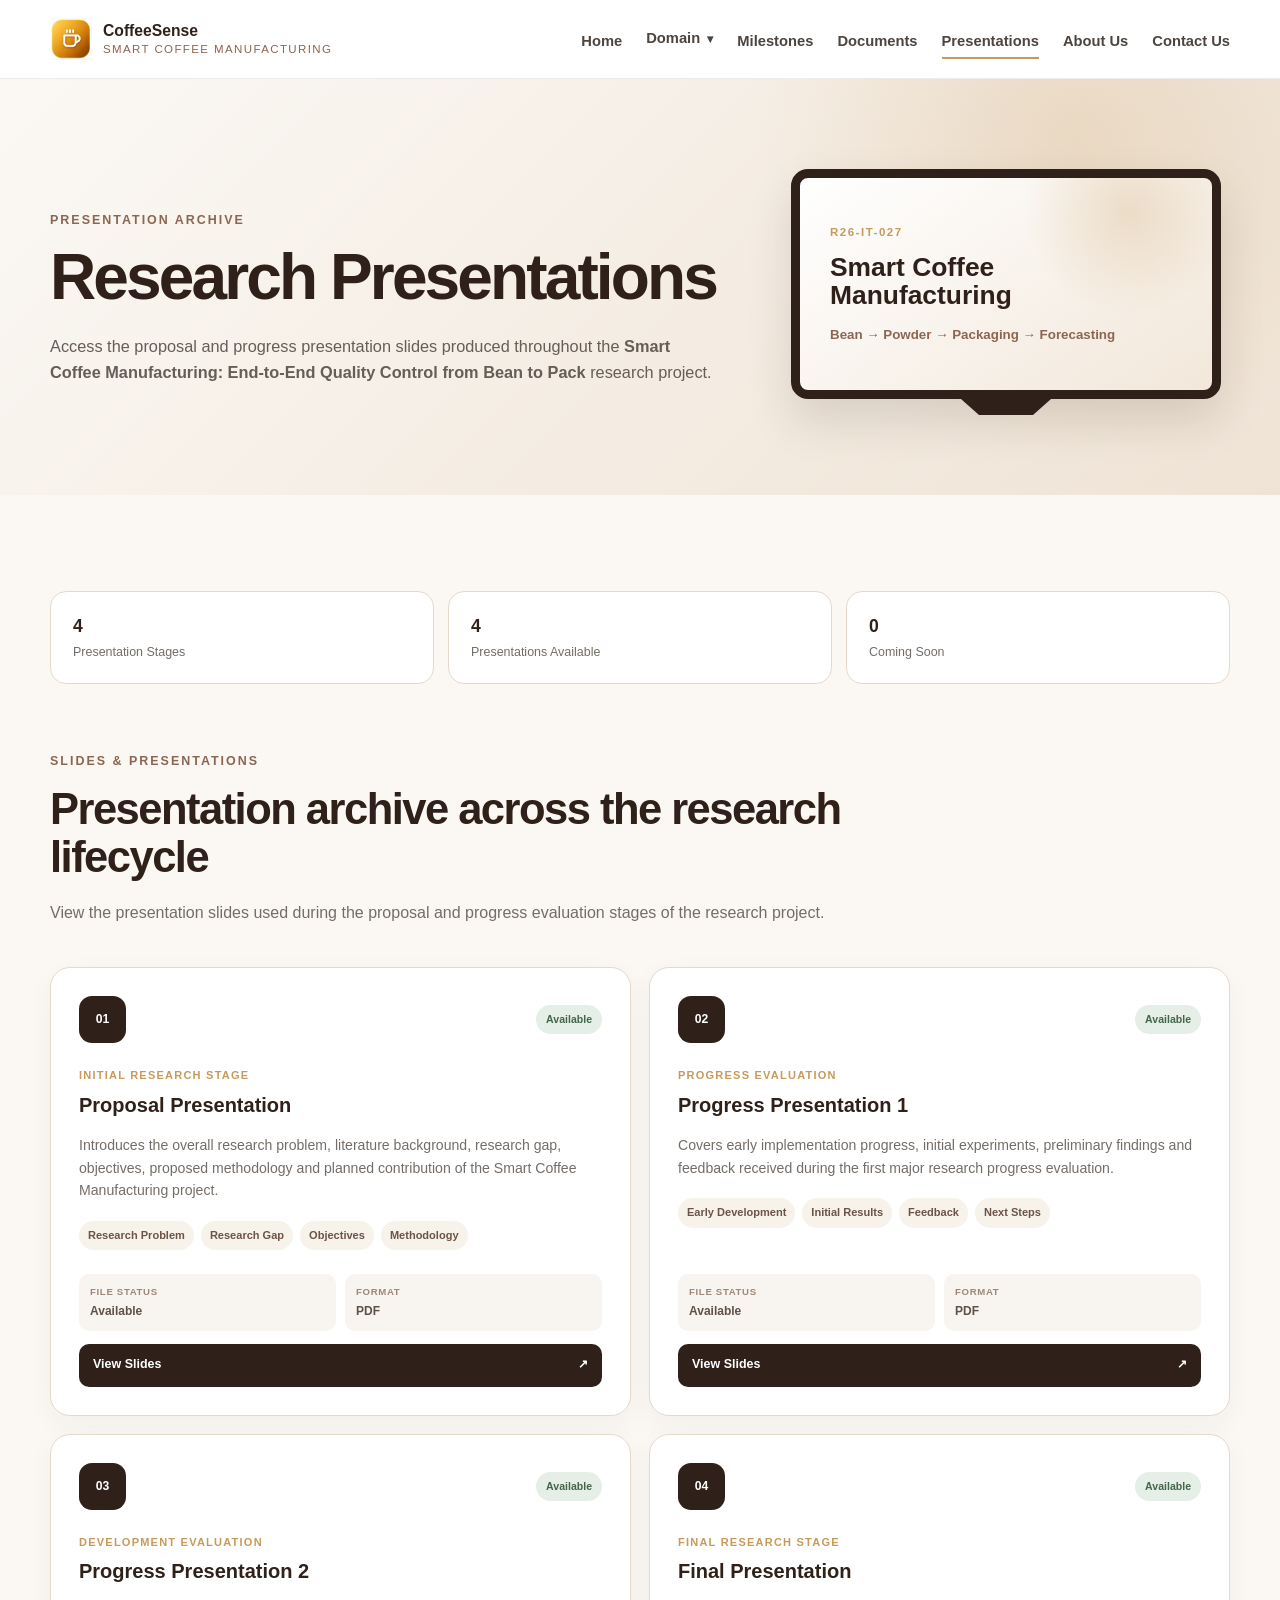
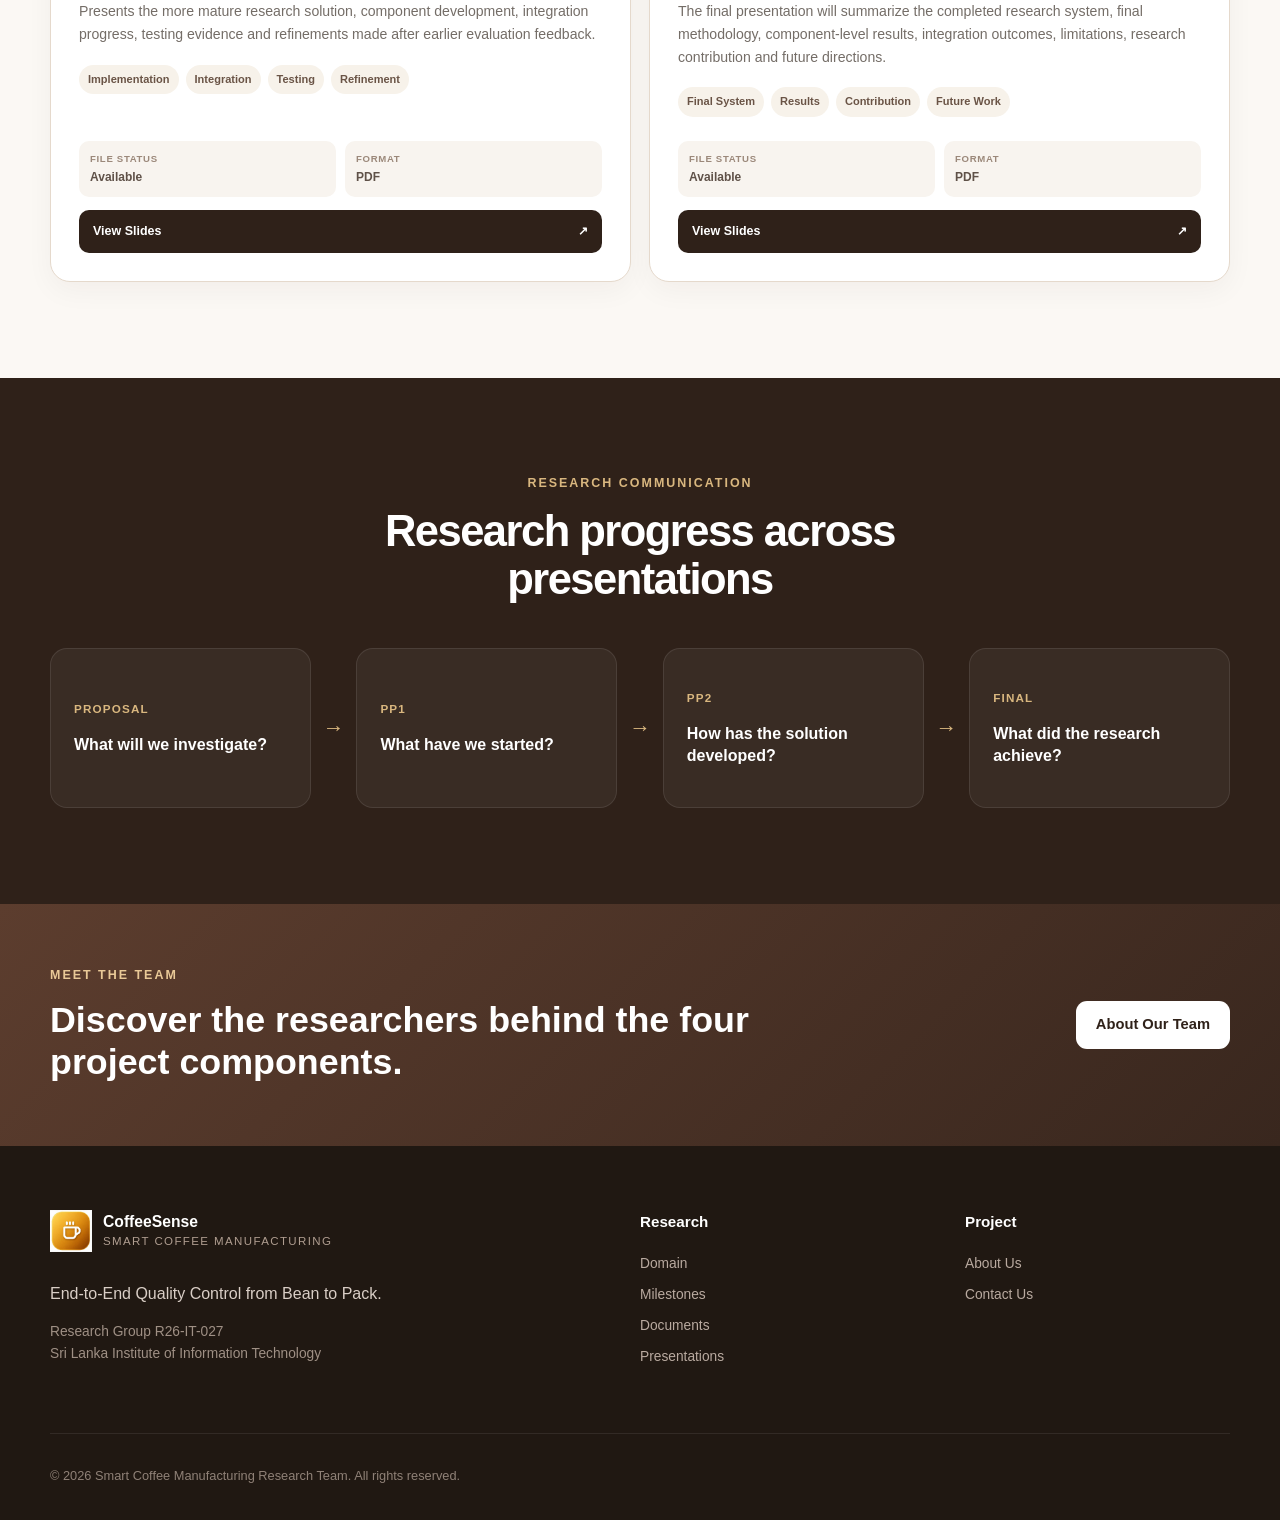
<file: presentations.html>
<!DOCTYPE html>

<html lang="en">

<head>

  <meta charset="UTF-8" />

  <meta name="viewport" content="width=device-width, initial-scale=1.0" />

  <meta
    name="description"
    content="Presentation archive for Smart Coffee Manufacturing: End-to-End Quality Control from Bean to Pack"
  />

  <title>Presentations | Smart Coffee Manufacturing</title>

  <link rel="stylesheet" href="css/style.css" />

</head>

<body>

  <!-- =====================================================
       HEADER
  ====================================================== -->

  <header class="site-header">

    <div class="container nav-wrap">

      <a
        class="brand"
        href="index.html"
        aria-label="Smart Coffee Manufacturing Home"
      >

        <span class="brand-mark brand-logo">
          <img
            src="images/logo/logo.png"
            alt="CoffeeSense Logo"
          />
        </span>

        <span class="brand-text">
          <strong>CoffeeSense</strong>
          <small>Smart Coffee Manufacturing</small>
        </span>

      </a>

      <nav class="main-nav" aria-label="Main navigation">

        <a href="index.html">
          Home
        </a>

        <div class="nav-dropdown">

          <a href="domain.html">
            Domain
            <span class="arrow">▾</span>
          </a>

          <div class="dropdown-menu">

            <a href="domain.html#literature-survey">
              Literature Survey
            </a>

            <a href="domain.html#research-gap">
              Research Gap
            </a>

            <a href="domain.html#research-problem">
              Research Problem
            </a>

            <a href="domain.html#research-objectives">
              Research Objectives
            </a>

            <a href="domain.html#methodology">
              Methodology
            </a>

            <a href="domain.html#technologies">
              Technologies Used
            </a>

          </div>

        </div>

        <a href="milestones.html">
          Milestones
        </a>

        <a href="documents.html">
          Documents
        </a>

        <a
          class="active"
          href="presentations.html"
        >
          Presentations
        </a>

        <a href="about.html">
          About Us
        </a>

        <a href="contact.html">
          Contact Us
        </a>

      </nav>

    </div>

  </header>

  <!-- =====================================================
       MAIN
  ====================================================== -->

  <main>

    <!-- =====================================================
         HERO
    ====================================================== -->

    <section class="presentations-hero">

      <div class="container presentations-hero-grid">

        <div>

          <p class="eyebrow">
            Presentation Archive
          </p>

          <h1>
            Research Presentations
          </h1>

          <p>
            Access the proposal and progress presentation slides produced
            throughout the
            <strong>
              Smart Coffee Manufacturing: End-to-End Quality Control from Bean to Pack
            </strong>
            research project.
          </p>

        </div>

        <div class="presentation-hero-card">

          <div class="presentation-screen">

            <span class="screen-label">
              R26-IT-027
            </span>

            <strong>
              Smart Coffee Manufacturing
            </strong>

            <small>
              Bean → Powder → Packaging → Forecasting
            </small>

          </div>

          <div class="presentation-stand"></div>

        </div>

      </div>

    </section>

    <!-- =====================================================
         PRESENTATION SECTION
    ====================================================== -->

    <section class="section section-light">

      <div class="container">

        <!-- ================= STATS ================= -->

        <div class="presentation-stats">

          <div>
            <strong>4</strong>
            <span>Presentation Stages</span>
          </div>

          <div>
            <strong>4</strong>
            <span>Presentations Available</span>
          </div>

          <div>
            <strong>0</strong>
            <span>Coming Soon</span>
          </div>

        </div>

        <!-- ================= HEADING ================= -->

        <div class="section-heading presentation-heading">

          <p class="section-label">
            Slides &amp; Presentations
          </p>

          <h2 class="section-title">
            Presentation archive across the research lifecycle
          </h2>

          <p class="section-description">
            View the presentation slides used during the proposal and
            progress evaluation stages of the research project.
          </p>

        </div>

        <!-- =====================================================
             PRESENTATION CARDS
        ====================================================== -->

        <div class="presentation-grid">

          <!-- =================================================
               PROPOSAL PRESENTATION
          ================================================== -->

          <article class="presentation-card">

            <div class="presentation-card-top">

              <div class="presentation-icon">
                01
              </div>

              <span class="presentation-status presentation-status-available">
                Available
              </span>

            </div>

            <p class="presentation-stage">
              Initial Research Stage
            </p>

            <h3>
              Proposal Presentation
            </h3>

            <p class="presentation-description">
              Introduces the overall research problem, literature background,
              research gap, objectives, proposed methodology and planned
              contribution of the Smart Coffee Manufacturing project.
            </p>

            <div class="presentation-topics">

              <span>
                Research Problem
              </span>

              <span>
                Research Gap
              </span>

              <span>
                Objectives
              </span>

              <span>
                Methodology
              </span>

            </div>

            <div class="presentation-file-row">

              <span>

                <small>
                  File Status
                </small>

                Available

              </span>

              <span>

                <small>
                  Format
                </small>

                PDF

              </span>

            </div>

            <a
              class="presentation-view-button"
              href="https://drive.google.com/file/d/1VNqGdV7ZthvF_5ymFYjzZbmIBM1V6dhz/view?usp=drive_link"
              target="_blank"
              rel="noopener"
            >

              View Slides

              <span>
                ↗
              </span>

            </a>

          </article>

          <!-- =================================================
               PP1
          ================================================== -->

          <article class="presentation-card">

            <div class="presentation-card-top">

              <div class="presentation-icon">
                02
              </div>

              <span class="presentation-status presentation-status-available">
                Available
              </span>

            </div>

            <p class="presentation-stage">
              Progress Evaluation
            </p>

            <h3>
              Progress Presentation 1
            </h3>

            <p class="presentation-description">
              Covers early implementation progress, initial experiments,
              preliminary findings and feedback received during the first
              major research progress evaluation.
            </p>

            <div class="presentation-topics">

              <span>
                Early Development
              </span>

              <span>
                Initial Results
              </span>

              <span>
                Feedback
              </span>

              <span>
                Next Steps
              </span>

            </div>

            <div class="presentation-file-row">

              <span>

                <small>
                  File Status
                </small>

                Available

              </span>

              <span>

                <small>
                  Format
                </small>

                PDF

              </span>

            </div>

            <a
              class="presentation-view-button"
              href="https://drive.google.com/file/d/1vE-3nq7KNt8oMwdlD6C9Ms8MPJ0noaxZ/view?usp=drive_link"
              target="_blank"
              rel="noopener"
            >

              View Slides

              <span>
                ↗
              </span>

            </a>

          </article>

          <!-- =================================================
               PP2
          ================================================== -->

          <article class="presentation-card">

            <div class="presentation-card-top">

              <div class="presentation-icon">
                03
              </div>

              <span class="presentation-status presentation-status-available">
                Available
              </span>

            </div>

            <p class="presentation-stage">
              Development Evaluation
            </p>

            <h3>
              Progress Presentation 2
            </h3>

            <p class="presentation-description">
              Presents the more mature research solution, component
              development, integration progress, testing evidence and
              refinements made after earlier evaluation feedback.
            </p>

            <div class="presentation-topics">

              <span>
                Implementation
              </span>

              <span>
                Integration
              </span>

              <span>
                Testing
              </span>

              <span>
                Refinement
              </span>

            </div>

            <div class="presentation-file-row">

              <span>

                <small>
                  File Status
                </small>

                Available

              </span>

              <span>

                <small>
                  Format
                </small>

                PDF

              </span>

            </div>

            <a
              class="presentation-view-button"
              href="https://drive.google.com/file/d/1XwsFWrqAS01BPGEGvG20624DNhjQ3let/view?usp=drive_link"
              target="_blank"
              rel="noopener"
            >

              View Slides

              <span>
                ↗
              </span>

            </a>

          </article>

         <!-- =================================================
     FINAL PRESENTATION
================================================== -->

<article class="presentation-card">

  <div class="presentation-card-top">

    <div class="presentation-icon">
      04
    </div>

    <span class="presentation-status presentation-status-available">
      Available
    </span>

  </div>

  <p class="presentation-stage">
    Final Research Stage
  </p>

  <h3>
    Final Presentation
  </h3>

  <p class="presentation-description">
    The final presentation will summarize the completed research
    system, final methodology, component-level results, integration
    outcomes, limitations, research contribution and future directions.
  </p>

  <div class="presentation-topics">

    <span>
      Final System
    </span>

    <span>
      Results
    </span>

    <span>
      Contribution
    </span>

    <span>
      Future Work
    </span>

  </div>

  <div class="presentation-file-row">

    <span>

      <small>
        File Status
      </small>

      Available

    </span>

    <span>

      <small>
        Format
      </small>

      PDF

    </span>

  </div>

  <a
    class="presentation-view-button"
    href="https://drive.google.com/file/d/1yVqQb95JcAt0cNJLXkBaYUOA418fliUF/view?usp=drive_link"
    target="_blank"
    rel="noopener"
  >

    View Slides

    <span>
      ↗
    </span>

  </a>

</article>

        </div>

      </div>

    </section>

    <!-- =====================================================
         PRESENTATION JOURNEY
    ====================================================== -->

    <section class="section presentation-journey-section">

      <div class="container">

        <div class="section-heading centered">

          <p class="section-label">
            Research Communication
          </p>

          <h2 class="section-title">
            Research progress across presentations
          </h2>

        </div>

        <div class="presentation-journey">

          <div>

            <span>
              Proposal
            </span>

            <strong>
              What will we investigate?
            </strong>

          </div>

          <b>
            →
          </b>

          <div>

            <span>
              PP1
            </span>

            <strong>
              What have we started?
            </strong>

          </div>

          <b>
            →
          </b>

          <div>

            <span>
              PP2
            </span>

            <strong>
              How has the solution developed?
            </strong>

          </div>

          <b>
            →
          </b>

          <div>

            <span>
              Final
            </span>

            <strong>
              What did the research achieve?
            </strong>

          </div>

        </div>

      </div>

    </section>

    <!-- =====================================================
         NEXT PAGE CTA
    ====================================================== -->

    <section class="presentations-cta">

      <div class="container cta-wrap">

        <div>

          <p class="section-label light-label">
            Meet the Team
          </p>

          <h2>
            Discover the researchers behind the four project components.
          </h2>

        </div>

        <a
          class="btn btn-light"
          href="about.html"
        >
          About Our Team
        </a>

      </div>

    </section>

  </main>

  <!-- =====================================================
       FOOTER
  ====================================================== -->

  <footer class="site-footer">

    <div class="container footer-grid">

      <div>

        <a
          class="brand footer-brand"
          href="index.html"
        >

          <span class="brand-mark brand-logo">

            <img
              src="images/logo/logo.png"
              alt="CoffeeSense Logo"
            />

          </span>

          <span class="brand-text">

            <strong>
              CoffeeSense
            </strong>

            <small>
              Smart Coffee Manufacturing
            </small>

          </span>


        </a>

        <p class="footer-description">
          End-to-End Quality Control from Bean to Pack.
        </p>

        <p class="footer-meta">
          Research Group R26-IT-027
          <br />
          Sri Lanka Institute of Information Technology
        </p>

      </div>

      <div class="footer-links">

        <h3>
          Research
        </h3>

        <a href="domain.html">
          Domain
        </a>

        <a href="milestones.html">
          Milestones
        </a>

        <a href="documents.html">
          Documents
        </a>

        <a href="presentations.html">
          Presentations
        </a>

      </div>

      <div class="footer-links">

        <h3>
          Project
        </h3>

        <a href="about.html">
          About Us
        </a>

        <a href="contact.html">
          Contact Us
        </a>

      </div>

    </div>

    <div class="container footer-bottom">

      <p>
        © 2026 Smart Coffee Manufacturing Research Team.
        All rights reserved.
      </p>

    </div>

  </footer>

</body>

</html>
</file>
<file: css/style.css>
/* =========================================================
   SMART COFFEE MANUFACTURING - MAIN STYLESHEET
   Research Group: R26-IT-027
========================================================= */

/* ---------- Base ---------- */
:root {
  --coffee-dark: #2f2119;
  --coffee: #5c3d2e;
  --coffee-soft: #8b6652;
  --gold: #c79a5b;
  --cream: #f7f2ea;
  --cream-2: #efe5d8;
  --white: #ffffff;
  --text: #2d2926;
  --muted: #746d67;
  --green: #496b52;
  --border: #e5d9cc;
  --shadow: 0 16px 38px rgba(47, 33, 25, 0.10);
  --radius-lg: 24px;
  --radius-md: 16px;
  --radius-sm: 10px;
  --max-width: 1180px;
}

* {
  box-sizing: border-box;
}

html {
  scroll-behavior: smooth;
}

body {
  margin: 0;
  font-family: Arial, Helvetica, sans-serif;
  color: var(--text);
  background: var(--white);
  line-height: 1.6;
}

a {
  color: inherit;
  text-decoration: none;
}

img {
  max-width: 100%;
  display: block;
}

.container {
  width: min(calc(100% - 40px), var(--max-width));
  margin-inline: auto;
}


/* ---------- Header ---------- */
.site-header {
  position: sticky;
  top: 0;
  z-index: 1000;
  background: rgba(255, 255, 255, 0.96);
  border-bottom: 1px solid rgba(92, 61, 46, 0.10);
  backdrop-filter: blur(10px);
}

.nav-wrap {
  min-height: 78px;
  display: flex;
  align-items: center;
  justify-content: space-between;
  gap: 28px;
}

.brand {
  display: inline-flex;
  align-items: center;
  gap: 11px;
  min-width: 180px;
}

.brand-mark {
  width: 42px;
  height: 42px;
  border-radius: 12px;
  display: grid;
  place-items: center;
  background: var(--coffee-dark);
  color: var(--white);
  font-weight: 800;
  letter-spacing: 0.04em;
}

.brand-text {
  display: flex;
  flex-direction: column;
  line-height: 1.05;
}

.brand-text strong {
  font-size: 0.98rem;
  color: var(--coffee-dark);
}

.brand-text small {
  margin-top: 4px;
  color: var(--coffee-soft);
  font-size: 0.72rem;
  text-transform: uppercase;
  letter-spacing: 0.12em;
}

.main-nav {
  display: flex;
  align-items: center;
  gap: 24px;
  font-size: 0.92rem;
  font-weight: 700;
}

.main-nav > a,
.nav-dropdown > a {
  padding: 29px 0 24px;
  position: relative;
  color: #4c443f;
}

.main-nav > a::after,
.nav-dropdown > a::after {
  content: "";
  position: absolute;
  left: 0;
  bottom: 18px;
  width: 0;
  height: 2px;
  background: var(--gold);
  transition: width 0.2s ease;
}

.main-nav > a:hover::after,
.main-nav > a.active::after,
.nav-dropdown:hover > a::after {
  width: 100%;
}

.nav-dropdown {
  position: relative;
}

.arrow {
  margin-left: 3px;
  font-size: 0.75rem;
}

.dropdown-menu {
  position: absolute;
  left: -18px;
  top: 63px;
  width: 220px;
  padding: 10px;
  border: 1px solid var(--border);
  border-radius: 14px;
  background: var(--white);
  box-shadow: var(--shadow);
  opacity: 0;
  visibility: hidden;
  transform: translateY(8px);
  transition: 0.2s ease;
}

.nav-dropdown:hover .dropdown-menu {
  opacity: 1;
  visibility: visible;
  transform: translateY(0);
}

.dropdown-menu a {
  display: block;
  padding: 10px 12px;
  border-radius: 8px;
  color: #554a44;
  font-size: 0.86rem;
}

.dropdown-menu a:hover {
  background: var(--cream);
  color: var(--coffee-dark);
}


/* ---------- Buttons ---------- */
.btn {
  display: inline-flex;
  align-items: center;
  justify-content: center;
  min-height: 48px;
  padding: 0 20px;
  border-radius: 11px;
  font-weight: 800;
  font-size: 0.92rem;
  transition: transform 0.2s ease, box-shadow 0.2s ease, background 0.2s ease;
}

.btn:hover {
  transform: translateY(-2px);
}

.btn-primary {
  color: var(--white);
  background: var(--coffee-dark);
  box-shadow: 0 10px 25px rgba(47, 33, 25, 0.18);
}

.btn-primary:hover {
  background: var(--coffee);
}

.btn-secondary {
  color: var(--coffee-dark);
  background: transparent;
  border: 1px solid #cdb9a6;
}

.btn-secondary:hover {
  background: var(--cream);
}

.btn-light {
  color: var(--coffee-dark);
  background: var(--white);
}


/* ---------- Hero ---------- */
.hero {
  overflow: hidden;
  background:
    radial-gradient(circle at 85% 20%, rgba(199, 154, 91, 0.22), transparent 27%),
    linear-gradient(135deg, #fbf8f4 0%, #f1e8dc 100%);
}

.hero-grid {
  min-height: 650px;
  display: grid;
  grid-template-columns: 1.05fr 0.95fr;
  align-items: center;
  gap: 64px;
  padding-block: 72px;
}

.eyebrow,
.section-label {
  margin: 0 0 14px;
  color: var(--coffee-soft);
  font-size: 0.78rem;
  font-weight: 900;
  text-transform: uppercase;
  letter-spacing: 0.16em;
}

.hero h1 {
  margin: 0;
  max-width: 760px;
  color: var(--coffee-dark);
  font-size: clamp(2.8rem, 5vw, 5rem);
  line-height: 0.98;
  letter-spacing: -0.04em;
}

.hero h1 span {
  display: block;
  margin-top: 16px;
  color: var(--coffee);
  font-size: 0.44em;
  line-height: 1.2;
  letter-spacing: -0.02em;
}

.hero-text {
  max-width: 650px;
  margin: 28px 0 0;
  color: #5f5751;
  font-size: 1.04rem;
}

.hero-actions {
  display: flex;
  flex-wrap: wrap;
  gap: 12px;
  margin-top: 30px;
}

.hero-mini-stats {
  display: flex;
  flex-wrap: wrap;
  gap: 30px;
  margin-top: 42px;
}

.hero-mini-stats div {
  min-width: 120px;
}

.hero-mini-stats strong {
  display: block;
  color: var(--coffee-dark);
  font-size: 1.15rem;
}

.hero-mini-stats span {
  display: block;
  margin-top: 3px;
  color: var(--muted);
  font-size: 0.78rem;
}

.hero-visual {
  position: relative;
}

.visual-card-main {
  position: relative;
  padding: 34px;
  border: 1px solid rgba(255, 255, 255, 0.8);
  border-radius: 30px;
  background: rgba(255, 255, 255, 0.74);
  box-shadow: 0 30px 60px rgba(70, 45, 30, 0.14);
  backdrop-filter: blur(12px);
}

.visual-kicker {
  color: var(--gold);
  font-size: 0.73rem;
  font-weight: 900;
  letter-spacing: 0.16em;
}

.visual-card-main h2 {
  margin: 6px 0 26px;
  color: var(--coffee-dark);
  font-size: 2.25rem;
}

.pipeline {
  display: flex;
  flex-direction: column;
}

.pipeline-step {
  display: flex;
  align-items: center;
  gap: 16px;
  padding: 15px;
  border-radius: 14px;
  background: rgba(247, 242, 234, 0.85);
}

.step-icon {
  width: 43px;
  height: 43px;
  flex: 0 0 43px;
  border-radius: 12px;
  display: grid;
  place-items: center;
  color: var(--white);
  background: var(--coffee-dark);
  font-weight: 900;
}

.pipeline-step strong {
  display: block;
  color: var(--coffee-dark);
}

.pipeline-step small {
  display: block;
  margin-top: 2px;
  color: var(--muted);
}

.pipeline-line {
  width: 2px;
  height: 17px;
  margin-left: 36px;
  background: #cdb8a4;
}

.floating-note {
  position: absolute;
  padding: 10px 14px;
  border-radius: 999px;
  background: var(--coffee-dark);
  color: var(--white);
  font-size: 0.72rem;
  font-weight: 800;
  box-shadow: var(--shadow);
}

.note-one {
  right: -28px;
  top: 60px;
}

.note-two {
  left: -36px;
  bottom: 70px;
  background: var(--green);
}


/* ---------- Shared Sections ---------- */
.section {
  padding: 96px 0;
}

.section-light {
  background: #fbf8f4;
}

.two-column {
  display: grid;
  grid-template-columns: 0.95fr 1.05fr;
  gap: 90px;
  align-items: start;
}

.section-title {
  margin: 0;
  color: var(--coffee-dark);
  font-size: clamp(2rem, 3.4vw, 3.2rem);
  line-height: 1.1;
  letter-spacing: -0.035em;
}

.section-copy {
  color: #625a54;
  font-size: 1rem;
}

.section-copy p {
  margin-top: 0;
  margin-bottom: 18px;
}

.section-heading {
  max-width: 720px;
  margin-bottom: 42px;
}

.section-heading.centered {
  max-width: 780px;
  margin-inline: auto;
  text-align: center;
}

.section-description {
  margin: 18px 0 0;
  color: var(--muted);
}


/* ---------- Process ---------- */
.process-section {
  background: var(--coffee-dark);
}

.process-section .section-title {
  color: var(--white);
}

.process-section .section-description {
  color: #cfc2b8;
}

.process-section .section-label {
  color: #d9b77f;
}

.process-flow {
  display: grid;
  grid-template-columns: 1fr auto 1fr auto 1fr auto 1fr;
  align-items: center;
  gap: 14px;
  margin-top: 52px;
}

.process-item {
  min-height: 210px;
  padding: 28px 22px;
  border: 1px solid rgba(255, 255, 255, 0.10);
  border-radius: 20px;
  background: rgba(255, 255, 255, 0.055);
}

.process-number {
  display: inline-block;
  color: #d9b77f;
  font-size: 0.78rem;
  font-weight: 900;
  letter-spacing: 0.12em;
}

.process-item h3 {
  margin: 28px 0 8px;
  color: var(--white);
  font-size: 1.25rem;
}

.process-item p {
  margin: 0;
  color: #cfc4bb;
  font-size: 0.89rem;
}

.process-arrow {
  color: #d9b77f;
  font-size: 1.55rem;
}


/* ---------- Components ---------- */
.component-grid {
  display: grid;
  grid-template-columns: repeat(2, 1fr);
  gap: 22px;
}

.component-card {
  position: relative;
  padding: 30px;
  border: 1px solid var(--border);
  border-radius: var(--radius-lg);
  background: var(--white);
  box-shadow: 0 9px 28px rgba(47, 33, 25, 0.055);
  transition: transform 0.2s ease, box-shadow 0.2s ease;
}

.component-card:hover {
  transform: translateY(-5px);
  box-shadow: var(--shadow);
}

.component-number {
  position: absolute;
  right: 26px;
  top: 24px;
  color: #cdbba9;
  font-weight: 900;
}

.component-icon {
  width: 52px;
  height: 52px;
  display: grid;
  place-items: center;
  border-radius: 15px;
  background: var(--cream);
  color: var(--coffee);
  font-weight: 900;
}

.component-card h3 {
  max-width: 360px;
  margin: 22px 0 10px;
  color: var(--coffee-dark);
  font-size: 1.3rem;
}

.component-card p {
  margin: 0;
  color: var(--muted);
  font-size: 0.93rem;
}

.tag-list {
  display: flex;
  flex-wrap: wrap;
  gap: 7px;
  margin-top: 20px;
}

.tag-list span {
  padding: 6px 10px;
  border-radius: 999px;
  background: #f3ece4;
  color: #6c5142;
  font-size: 0.73rem;
  font-weight: 700;
}

.text-link {
  display: inline-block;
  margin-top: 24px;
  color: var(--coffee);
  font-size: 0.88rem;
  font-weight: 900;
}

.text-link:hover {
  color: var(--gold);
}


/* ---------- Technologies ---------- */
.technologies-section {
  background: #f2e8dc;
}

.tech-list {
  display: flex;
  flex-wrap: wrap;
  justify-content: center;
  gap: 12px;
  margin-top: 36px;
}

.tech-list span {
  padding: 12px 17px;
  border: 1px solid #d8c5b3;
  border-radius: 999px;
  background: rgba(255, 255, 255, 0.55);
  color: var(--coffee-dark);
  font-size: 0.88rem;
  font-weight: 800;
}


/* ---------- Highlights ---------- */
.highlight-grid {
  display: grid;
  grid-template-columns: repeat(4, 1fr);
  gap: 18px;
}

.highlight-card {
  padding: 26px;
  border-radius: 18px;
  background: var(--white);
  border: 1px solid var(--border);
}

.highlight-value {
  display: block;
  color: var(--gold);
  font-size: 1.55rem;
  font-weight: 900;
  line-height: 1.15;
}

.highlight-card h3 {
  margin: 18px 0 7px;
  color: var(--coffee-dark);
  font-size: 1rem;
}

.highlight-card p {
  margin: 0;
  color: var(--muted);
  font-size: 0.85rem;
}


/* ---------- CTA ---------- */
.research-cta {
  padding: 62px 0;
  background: linear-gradient(135deg, var(--coffee), var(--coffee-dark));
}

.cta-wrap {
  display: flex;
  justify-content: space-between;
  align-items: center;
  gap: 30px;
}

.cta-wrap h2 {
  max-width: 760px;
  margin: 0;
  color: var(--white);
  font-size: clamp(1.65rem, 2.8vw, 2.6rem);
  line-height: 1.17;
}

.light-label {
  color: #e9c997;
}


/* ---------- Footer ---------- */
.site-footer {
  padding-top: 64px;
  background: #201812;
  color: #d9cec6;
}

.footer-grid {
  display: grid;
  grid-template-columns: 2fr 1fr 1fr;
  gap: 60px;
}

.footer-brand .brand-mark {
  background: #f1e3d2;
  color: var(--coffee-dark);
}

.footer-brand .brand-text strong {
  color: var(--white);
}

.footer-brand .brand-text small {
  color: #af9d90;
}

.footer-description {
  margin: 22px 0 8px;
}

.footer-meta {
  color: #9f9085;
  font-size: 0.86rem;
}

.footer-links {
  display: flex;
  flex-direction: column;
  gap: 9px;
}

.footer-links h3 {
  margin: 0 0 10px;
  color: var(--white);
  font-size: 0.95rem;
}

.footer-links a {
  color: #b9aaa0;
  font-size: 0.86rem;
}

.footer-links a:hover {
  color: var(--white);
}

.footer-bottom {
  margin-top: 54px;
  padding: 20px 0;
  border-top: 1px solid rgba(255, 255, 255, 0.08);
  color: #8f8177;
  font-size: 0.8rem;
}


/* ---------- Responsive ---------- */
@media (max-width: 1050px) {
  .main-nav {
    gap: 14px;
    font-size: 0.82rem;
  }

  .hero-grid {
    grid-template-columns: 1fr;
  }

  .hero-content {
    max-width: 800px;
  }

  .hero-visual {
    max-width: 680px;
  }

  .process-flow {
    grid-template-columns: 1fr 1fr;
  }

  .process-arrow {
    display: none;
  }

  .highlight-grid {
    grid-template-columns: repeat(2, 1fr);
  }
}

@media (max-width: 820px) {
  .site-header {
    position: static;
  }

  .nav-wrap {
    flex-direction: column;
    align-items: flex-start;
    padding-block: 18px;
  }

  .main-nav {
    width: 100%;
    overflow-x: auto;
    padding-bottom: 8px;
  }

  .main-nav > a,
  .nav-dropdown > a {
    white-space: nowrap;
    padding: 8px 0;
  }

  .main-nav > a::after,
  .nav-dropdown > a::after {
    bottom: 2px;
  }

  .dropdown-menu {
    display: none;
  }

  .hero-grid {
    min-height: auto;
    padding-block: 60px;
    gap: 44px;
  }

  .two-column {
    grid-template-columns: 1fr;
    gap: 26px;
  }

  .component-grid {
    grid-template-columns: 1fr;
  }

  .footer-grid {
    grid-template-columns: 1fr 1fr;
  }

  .footer-grid > div:first-child {
    grid-column: 1 / -1;
  }

  .cta-wrap {
    flex-direction: column;
    align-items: flex-start;
  }
}

@media (max-width: 580px) {
  .container {
    width: min(calc(100% - 28px), var(--max-width));
  }

  .section {
    padding: 72px 0;
  }

  .hero h1 {
    font-size: 2.8rem;
  }

  .hero-mini-stats {
    gap: 18px;
  }

  .visual-card-main {
    padding: 24px;
  }

  .floating-note {
    display: none;
  }

  .process-flow,
  .highlight-grid,
  .footer-grid {
    grid-template-columns: 1fr;
  }

  .process-item {
    min-height: auto;
  }

  .hero-actions {
    flex-direction: column;
    align-items: stretch;
  }

  .btn {
    width: 100%;
  }
}


/* =========================================================
   DOMAIN PAGE
========================================================= */

.domain-hero {
  padding: 94px 0 68px;
  background:
    radial-gradient(circle at 88% 25%, rgba(199, 154, 91, 0.18), transparent 25%),
    linear-gradient(135deg, #fbf8f4 0%, #efe3d5 100%);
}

.domain-hero h1 {
  max-width: 850px;
  margin: 0;
  color: var(--coffee-dark);
  font-size: clamp(2.7rem, 5vw, 4.8rem);
  line-height: 1.02;
  letter-spacing: -0.045em;
}

.domain-hero > .container > p:not(.eyebrow) {
  max-width: 760px;
  margin: 24px 0 0;
  color: #665d56;
  font-size: 1.03rem;
}

.domain-jump-nav {
  display: flex;
  flex-wrap: wrap;
  gap: 10px;
  margin-top: 36px;
}

.domain-jump-nav a {
  padding: 9px 14px;
  border: 1px solid #d6c3b1;
  border-radius: 999px;
  background: rgba(255,255,255,0.58);
  color: var(--coffee);
  font-size: 0.8rem;
  font-weight: 800;
}

.domain-jump-nav a:hover {
  background: var(--coffee-dark);
  border-color: var(--coffee-dark);
  color: #fff;
}

.domain-section {
  scroll-margin-top: 96px;
}

.domain-section-intro {
  display: grid;
  grid-template-columns: 66px 1fr;
  gap: 24px;
  align-items: start;
  margin-bottom: 48px;
}

.domain-index {
  width: 58px;
  height: 58px;
  display: grid;
  place-items: center;
  border-radius: 17px;
  background: var(--coffee-dark);
  color: #fff;
  font-size: 0.93rem;
  font-weight: 900;
}

.literature-grid {
  display: grid;
  grid-template-columns: repeat(2, 1fr);
  gap: 22px;
}

.domain-card {
  padding: 30px;
  border: 1px solid var(--border);
  border-radius: 22px;
  background: #fff;
  box-shadow: 0 9px 28px rgba(47, 33, 25, 0.045);
}

.card-kicker {
  color: var(--gold);
  font-size: 0.73rem;
  font-weight: 900;
  text-transform: uppercase;
  letter-spacing: 0.12em;
}

.domain-card h3 {
  margin: 11px 0 14px;
  color: var(--coffee-dark);
  font-size: 1.28rem;
}

.domain-card p {
  margin: 0 0 12px;
  color: var(--muted);
  font-size: 0.91rem;
}

.topic-tags {
  display: flex;
  flex-wrap: wrap;
  gap: 7px;
  margin-top: 21px;
}

.topic-tags span {
  padding: 6px 10px;
  border-radius: 999px;
  background: var(--cream);
  color: var(--coffee);
  font-size: 0.72rem;
  font-weight: 800;
}

.gap-callout {
  max-width: 950px;
  margin-bottom: 32px;
  padding: 28px 30px;
  border-left: 4px solid var(--gold);
  border-radius: 0 18px 18px 0;
  background: var(--cream);
}

.gap-callout p {
  margin: 0;
  color: #514943;
  font-size: 1.02rem;
}

.gap-grid {
  display: grid;
  grid-template-columns: repeat(4, 1fr);
  gap: 16px;
}

.gap-card {
  padding: 24px;
  border: 1px solid var(--border);
  border-radius: 18px;
  background: #fff;
}

.gap-card > span {
  color: var(--gold);
  font-size: 0.77rem;
  font-weight: 900;
}

.gap-card h3 {
  margin: 21px 0 10px;
  color: var(--coffee-dark);
  font-size: 1rem;
}

.gap-card p {
  margin: 0;
  color: var(--muted);
  font-size: 0.84rem;
}

.section-dark {
  background: var(--coffee-dark);
}

.dark-intro .domain-index {
  background: #fff;
  color: var(--coffee-dark);
}

.dark-intro .section-label {
  color: #ddb77e;
}

.dark-intro .section-title {
  color: #fff;
}

.problem-layout {
  display: grid;
  grid-template-columns: 1fr 1fr;
  gap: 50px;
}

.problem-main {
  color: #d7cbc2;
  font-size: 1.02rem;
}

.problem-main p {
  margin-top: 0;
  margin-bottom: 18px;
}

.problem-questions {
  display: grid;
  gap: 12px;
}

.problem-questions div {
  padding: 19px 20px;
  border: 1px solid rgba(255,255,255,.10);
  border-radius: 14px;
  background: rgba(255,255,255,.055);
}

.problem-questions span {
  color: #deb980;
  font-size: 0.75rem;
  font-weight: 900;
  text-transform: uppercase;
  letter-spacing: .10em;
}

.problem-questions p {
  margin: 7px 0 0;
  color: #f0e9e4;
  font-size: 0.88rem;
}

.objective-main {
  margin-bottom: 28px;
  padding: 30px;
  border-radius: 20px;
  background: linear-gradient(135deg, var(--coffee-dark), var(--coffee));
  color: #fff;
}

.objective-main span {
  color: #e6c58f;
  font-size: 0.76rem;
  font-weight: 900;
  text-transform: uppercase;
  letter-spacing: .14em;
}

.objective-main p {
  max-width: 900px;
  margin: 12px 0 0;
  font-size: 1.07rem;
}

.objective-grid {
  display: grid;
  grid-template-columns: repeat(2, 1fr);
  gap: 18px;
}

.objective-grid article {
  position: relative;
  padding: 28px;
  border: 1px solid var(--border);
  border-radius: 18px;
  background: #fff;
}

.objective-number {
  position: absolute;
  top: 23px;
  right: 24px;
  color: #d1bca8;
  font-weight: 900;
}

.objective-grid h3 {
  margin: 0 0 10px;
  color: var(--coffee-dark);
  font-size: 1.12rem;
}

.objective-grid p {
  margin: 0;
  color: var(--muted);
  font-size: 0.88rem;
}

.method-overview {
  display: grid;
  grid-template-columns: 1fr auto 1fr auto 1fr auto 1fr;
  align-items: center;
  gap: 11px;
  margin-bottom: 30px;
  padding: 24px;
  border-radius: 18px;
  background: var(--cream);
}

.method-overview div {
  text-align: center;
}

.method-overview span {
  width: 34px;
  height: 34px;
  margin: 0 auto 10px;
  display: grid;
  place-items: center;
  border-radius: 10px;
  background: var(--coffee-dark);
  color: #fff;
  font-weight: 900;
}

.method-overview strong,
.method-overview small {
  display: block;
}

.method-overview strong {
  color: var(--coffee-dark);
}

.method-overview small {
  margin-top: 4px;
  color: var(--muted);
  font-size: 0.74rem;
}

.method-overview b {
  color: var(--gold);
  font-size: 1.35rem;
}

.methodology-stack {
  display: grid;
  gap: 18px;
}

.method-card {
  padding: 28px;
  border: 1px solid var(--border);
  border-radius: 20px;
  background: #fff;
}

.method-head {
  display: flex;
  align-items: center;
  gap: 16px;
  margin-bottom: 23px;
}

.method-head > span {
  width: 45px;
  height: 45px;
  flex: 0 0 45px;
  display: grid;
  place-items: center;
  border-radius: 13px;
  background: var(--coffee-dark);
  color: #fff;
  font-size: .79rem;
  font-weight: 900;
}

.method-head p {
  margin: 0 0 3px;
  color: var(--gold);
  font-size: .72rem;
  font-weight: 900;
  text-transform: uppercase;
  letter-spacing: .08em;
}

.method-head h3 {
  margin: 0;
  color: var(--coffee-dark);
  font-size: 1.08rem;
}

.method-flow {
  display: flex;
  flex-wrap: wrap;
  align-items: center;
  gap: 8px;
}

.method-flow span {
  padding: 8px 11px;
  border-radius: 9px;
  background: var(--cream);
  color: #5e493d;
  font-size: .78rem;
  font-weight: 800;
}

.method-flow i {
  color: var(--gold);
  font-style: normal;
  font-weight: 900;
}

.dual-method {
  display: grid;
  grid-template-columns: repeat(2, 1fr);
  gap: 12px;
}

.dual-method div {
  padding: 18px;
  border-radius: 14px;
  background: var(--cream);
}

.dual-method strong {
  color: var(--coffee-dark);
}

.dual-method p {
  margin: 8px 0 0;
  color: var(--muted);
  font-size: .82rem;
}

.combine-box {
  margin-top: 12px;
  padding: 14px;
  border-radius: 12px;
  background: var(--green);
  color: #fff;
  text-align: center;
  font-size: .83rem;
  font-weight: 800;
}

.technology-category-grid {
  display: grid;
  grid-template-columns: repeat(2, 1fr);
  gap: 18px;
}

.technology-category {
  padding: 28px;
  border: 1px solid var(--border);
  border-radius: 20px;
  background: #fff;
}

.technology-icon {
  width: 48px;
  height: 48px;
  display: grid;
  place-items: center;
  border-radius: 13px;
  background: var(--cream);
  color: var(--coffee);
  font-size: .77rem;
  font-weight: 900;
}

.technology-category h3 {
  margin: 17px 0 15px;
  color: var(--coffee-dark);
  font-size: 1.08rem;
}

.technology-pills {
  display: flex;
  flex-wrap: wrap;
  gap: 7px;
}

.technology-pills span {
  padding: 7px 10px;
  border-radius: 999px;
  border: 1px solid #e4d8cc;
  color: #67554a;
  font-size: .73rem;
  font-weight: 800;
}

.domain-next {
  margin-top: 34px;
  padding: 30px;
  display: flex;
  justify-content: space-between;
  align-items: center;
  gap: 22px;
  border-radius: 20px;
  background: #f0e5d8;
}

.domain-next h3 {
  margin: 0;
  color: var(--coffee-dark);
}

@media (max-width: 980px) {
  .gap-grid {
    grid-template-columns: repeat(2, 1fr);
  }

  .method-overview {
    grid-template-columns: repeat(2, 1fr);
  }

  .method-overview b {
    display: none;
  }
}

@media (max-width: 760px) {
  .domain-hero {
    padding-top: 68px;
  }

  .domain-section-intro {
    grid-template-columns: 1fr;
    gap: 15px;
  }

  .literature-grid,
  .problem-layout,
  .objective-grid,
  .dual-method,
  .technology-category-grid {
    grid-template-columns: 1fr;
  }

  .domain-index {
    width: 48px;
    height: 48px;
  }

  .domain-next {
    flex-direction: column;
    align-items: flex-start;
  }
}

@media (max-width: 520px) {
  .gap-grid,
  .method-overview {
    grid-template-columns: 1fr;
  }

  .domain-card,
  .method-card,
  .technology-category,
  .objective-grid article {
    padding: 22px;
  }
}


/* =========================================================
   MILESTONES PAGE
========================================================= */

.milestone-hero {
  padding: 92px 0 70px;
  background:
    radial-gradient(circle at 85% 15%, rgba(199, 154, 91, 0.22), transparent 26%),
    linear-gradient(135deg, #fbf8f4 0%, #efe3d5 100%);
}

.milestone-hero h1 {
  margin: 0;
  color: var(--coffee-dark);
  font-size: clamp(2.8rem, 5vw, 4.8rem);
  line-height: 1;
  letter-spacing: -0.045em;
}

.milestone-hero > .container > p:not(.eyebrow) {
  max-width: 760px;
  margin: 24px 0 0;
  color: #665d56;
  font-size: 1.02rem;
}

.milestone-summary {
  display: flex;
  flex-wrap: wrap;
  gap: 18px;
  margin-top: 38px;
}

.milestone-summary > div {
  min-width: 165px;
  padding: 17px 20px;
  border: 1px solid rgba(92, 61, 46, .13);
  border-radius: 14px;
  background: rgba(255,255,255,.58);
}

.milestone-summary strong,
.milestone-summary span {
  display: block;
}

.milestone-summary strong {
  color: var(--coffee-dark);
  font-size: 1.05rem;
}

.milestone-summary span {
  margin-top: 3px;
  color: var(--muted);
  font-size: .76rem;
}

.milestone-timeline {
  position: relative;
  display: grid;
  gap: 22px;
  margin-top: 10px;
}

.milestone-timeline::before {
  content: "";
  position: absolute;
  left: 29px;
  top: 29px;
  bottom: 29px;
  width: 2px;
  background: #d7c4b2;
}

.milestone-item {
  position: relative;
  display: grid;
  grid-template-columns: 60px 1fr;
  gap: 20px;
  align-items: start;
}

.timeline-marker {
  position: relative;
  z-index: 2;
  width: 60px;
  height: 60px;
  display: grid;
  place-items: center;
  border: 7px solid #fbf8f4;
  border-radius: 50%;
  background: var(--coffee-dark);
  color: #fff;
  box-shadow: 0 0 0 1px #d5c1ae;
}

.timeline-marker span {
  font-size: .75rem;
  font-weight: 900;
}

.milestone-details {
  overflow: hidden;
  border: 1px solid var(--border);
  border-radius: 20px;
  background: #fff;
  box-shadow: 0 8px 24px rgba(47, 33, 25, .045);
}

.milestone-details[open] {
  box-shadow: 0 15px 38px rgba(47, 33, 25, .08);
}

.milestone-details summary {
  list-style: none;
  cursor: pointer;
  display: grid;
  grid-template-columns: 1fr auto;
  gap: 20px;
  align-items: center;
  padding: 24px 26px;
}

.milestone-details summary::-webkit-details-marker {
  display: none;
}

.milestone-details summary::after {
  content: "+";
  width: 34px;
  height: 34px;
  display: grid;
  place-items: center;
  border-radius: 10px;
  background: var(--cream);
  color: var(--coffee);
  font-size: 1.2rem;
  font-weight: 800;
  grid-column: 3;
  grid-row: 1;
}

.milestone-details[open] summary::after {
  content: "−";
}

.milestone-summary-text {
  min-width: 220px;
}

.milestone-phase {
  color: var(--gold);
  font-size: .7rem;
  font-weight: 900;
  text-transform: uppercase;
  letter-spacing: .12em;
}

.milestone-summary-text h3 {
  margin: 5px 0 0;
  color: var(--coffee-dark);
  font-size: 1.24rem;
}

.milestone-meta {
  display: flex;
  gap: 10px;
}

.milestone-meta > span {
  min-width: 120px;
  padding: 9px 12px;
  border-radius: 10px;
  background: #f7f2ec;
  color: #5b4c43;
  font-size: .79rem;
  font-weight: 800;
}

.milestone-meta small {
  display: block;
  margin-bottom: 2px;
  color: #968475;
  font-size: .62rem;
  text-transform: uppercase;
  letter-spacing: .08em;
}

.milestone-content {
  padding: 0 26px 25px;
  border-top: 1px solid #eee4da;
}

.milestone-content p {
  max-width: 850px;
  margin: 22px 0 0;
  color: var(--muted);
  font-size: .91rem;
}

.milestone-focus {
  display: flex;
  flex-wrap: wrap;
  gap: 7px;
  margin-top: 18px;
}

.milestone-focus span {
  padding: 7px 10px;
  border-radius: 999px;
  background: var(--cream);
  color: var(--coffee);
  font-size: .71rem;
  font-weight: 800;
}

.milestone-note {
  display: grid;
  grid-template-columns: 46px 1fr;
  gap: 16px;
  align-items: start;
  margin-top: 36px;
  padding: 22px 24px;
  border: 1px solid #dfccb9;
  border-radius: 16px;
  background: #fff9f1;
}

.milestone-note-icon {
  width: 42px;
  height: 42px;
  display: grid;
  place-items: center;
  border-radius: 12px;
  background: var(--gold);
  color: #fff;
  font-weight: 900;
}

.milestone-note strong {
  color: var(--coffee-dark);
}

.milestone-note p {
  margin: 5px 0 0;
  color: var(--muted);
  font-size: .84rem;
}

.milestone-flow-section {
  background: var(--coffee-dark);
}

.milestone-flow-section .section-label {
  color: #dab77d;
}

.milestone-flow-section .section-title {
  color: #fff;
}

.milestone-flow {
  display: grid;
  grid-template-columns: 1fr auto 1fr auto 1fr auto 1fr auto 1fr;
  gap: 11px;
  align-items: center;
  margin-top: 45px;
}

.milestone-flow > div {
  min-height: 150px;
  padding: 23px 16px;
  display: flex;
  flex-direction: column;
  justify-content: center;
  border: 1px solid rgba(255,255,255,.09);
  border-radius: 17px;
  background: rgba(255,255,255,.05);
  text-align: center;
}

.milestone-flow span {
  color: #d9b77f;
  font-size: .72rem;
  font-weight: 900;
}

.milestone-flow strong {
  margin-top: 14px;
  color: #fff;
  font-size: 1.08rem;
}

.milestone-flow small {
  margin-top: 4px;
  color: #c6b8ae;
  font-size: .76rem;
}

.milestone-flow b {
  color: #d9b77f;
  font-size: 1.35rem;
}

.milestone-cta {
  padding: 62px 0;
  background: linear-gradient(135deg, var(--coffee), #39271e);
}

@media (max-width: 900px) {
  .milestone-details summary {
    grid-template-columns: 1fr;
  }

  .milestone-details summary::after {
    grid-column: 2;
    grid-row: 1;
  }

  .milestone-meta {
    grid-column: 1 / -1;
    flex-wrap: wrap;
  }

  .milestone-flow {
    grid-template-columns: repeat(5, 1fr);
  }

  .milestone-flow b {
    display: none;
  }
}

@media (max-width: 650px) {
  .milestone-timeline::before {
    display: none;
  }

  .milestone-item {
    grid-template-columns: 1fr;
    gap: 10px;
  }

  .timeline-marker {
    width: 48px;
    height: 48px;
    border-width: 5px;
  }

  .milestone-meta {
    display: grid;
    grid-template-columns: 1fr 1fr;
  }

  .milestone-meta > span {
    min-width: 0;
  }

  .milestone-flow {
    grid-template-columns: 1fr;
  }

  .milestone-flow > div {
    min-height: auto;
  }
}


/* =========================================================
   DOCUMENTS PAGE
========================================================= */

.documents-hero {
  padding: 90px 0 68px;
  background:
    radial-gradient(circle at 86% 16%, rgba(199, 154, 91, .22), transparent 27%),
    linear-gradient(135deg, #fbf8f4 0%, #efe3d5 100%);
}

.documents-hero-grid {
  display: grid;
  grid-template-columns: 1.25fr .75fr;
  gap: 60px;
  align-items: center;
}

.documents-hero h1 {
  margin: 0;
  color: var(--coffee-dark);
  font-size: clamp(2.8rem, 5vw, 4.8rem);
  line-height: 1;
  letter-spacing: -.045em;
}

.documents-hero-grid > div:first-child > p:not(.eyebrow) {
  max-width: 760px;
  margin: 24px 0 0;
  color: #665d56;
  font-size: 1.02rem;
}

.document-hero-card {
  padding: 25px;
  display: flex;
  align-items: center;
  gap: 16px;
  border: 1px solid rgba(92, 61, 46, .13);
  border-radius: 20px;
  background: rgba(255,255,255,.62);
  box-shadow: 0 14px 34px rgba(47,33,25,.08);
}

.document-hero-icon {
  width: 58px;
  height: 58px;
  flex: 0 0 58px;
  display: grid;
  place-items: center;
  border-radius: 15px;
  background: var(--coffee-dark);
  color: #fff;
  font-size: .72rem;
  font-weight: 900;
}

.document-hero-card strong,
.document-hero-card small {
  display: block;
}

.document-hero-card strong {
  color: var(--coffee-dark);
  font-size: .98rem;
}

.document-hero-card small {
  margin-top: 5px;
  color: var(--muted);
  font-size: .77rem;
}

.document-stats {
  display: grid;
  grid-template-columns: repeat(3, 1fr);
  gap: 14px;
  margin-bottom: 68px;
}

.document-stats div {
  padding: 20px 22px;
  border: 1px solid var(--border);
  border-radius: 16px;
  background: #fff;
}

.document-stats strong,
.document-stats span {
  display: block;
}

.document-stats strong {
  color: var(--coffee-dark);
  font-size: 1.15rem;
}

.document-stats span {
  margin-top: 3px;
  color: var(--muted);
  font-size: .78rem;
}

.documents-heading {
  max-width: 780px;
}

.document-section-block {
  margin-top: 54px;
}

.final-document-block {
  padding-top: 56px;
  border-top: 1px solid var(--border);
}

.document-section-title {
  margin-bottom: 24px;
  display: flex;
  justify-content: space-between;
  align-items: center;
  gap: 20px;
}

.document-section-title > div:first-child {
  display: flex;
  align-items: center;
  gap: 14px;
}

.document-section-number {
  width: 44px;
  height: 44px;
  display: grid;
  place-items: center;
  border-radius: 12px;
  background: var(--coffee-dark);
  color: #fff;
  font-size: .74rem;
  font-weight: 900;
}

.document-section-title p {
  margin: 0 0 2px;
  color: var(--gold);
  font-size: .69rem;
  font-weight: 900;
  text-transform: uppercase;
  letter-spacing: .11em;
}

.document-section-title h3 {
  margin: 0;
  color: var(--coffee-dark);
  font-size: 1.25rem;
}

.status-summary {
  padding: 7px 11px;
  border-radius: 999px;
  font-size: .71rem;
  font-weight: 900;
}

.pending-summary {
  background: #f1e8de;
  color: #86654f;
}

.available-summary {
  background: #e7efe8;
  color: #47664d;
}

.document-grid {
  display: grid;
  grid-template-columns: repeat(2, 1fr);
  gap: 18px;
}

.document-card {
  display: flex;
  flex-direction: column;
  min-height: 300px;
  padding: 28px;
  border: 1px solid var(--border);
  border-radius: 20px;
  background: #fff;
  box-shadow: 0 9px 28px rgba(47,33,25,.045);
  transition: transform .2s ease, box-shadow .2s ease;
}

.document-card:not(.pending-document):hover {
  transform: translateY(-4px);
  box-shadow: var(--shadow);
}

.pending-document {
  background: #fcfaf7;
}

.document-card-top {
  display: flex;
  justify-content: space-between;
  align-items: center;
}

.document-icon {
  width: 46px;
  height: 46px;
  display: grid;
  place-items: center;
  border-radius: 13px;
  background: var(--cream);
  color: var(--coffee);
  font-size: .74rem;
  font-weight: 900;
}

.document-status {
  padding: 6px 9px;
  border-radius: 999px;
  font-size: .66rem;
  font-weight: 900;
}

.status-available {
  background: #e6efe7;
  color: #43664a;
}

.status-pending {
  background: #f1e7dd;
  color: #8b684f;
}

.document-card h3 {
  margin: 23px 0 10px;
  color: var(--coffee-dark);
  font-size: 1.16rem;
}

.document-card > p {
  margin: 0;
  color: var(--muted);
  font-size: .88rem;
}

.document-meta-row {
  display: flex;
  flex-wrap: wrap;
  gap: 7px;
  margin-top: auto;
  padding-top: 24px;
}

.document-meta-row span {
  padding: 6px 9px;
  border-radius: 999px;
  background: #f3ece4;
  color: #6d584b;
  font-size: .69rem;
  font-weight: 800;
}

.document-unavailable {
  display: inline-flex;
  margin-top: 13px;
  color: #a28f80;
  font-size: .78rem;
  font-weight: 800;
}

.document-owner {
  margin-top: auto;
  padding-top: 24px;
}

.document-owner strong,
.document-owner span {
  display: block;
}

.document-owner strong {
  color: #4d433d;
  font-size: .83rem;
}

.document-owner span {
  margin-top: 3px;
  color: #99877a;
  font-size: .72rem;
}

.document-link {
  margin-top: 15px;
  min-height: 43px;
  padding: 0 14px;
  display: flex;
  justify-content: space-between;
  align-items: center;
  border-radius: 10px;
  background: var(--coffee-dark);
  color: #fff;
  font-size: .8rem;
  font-weight: 900;
  transition: background .2s ease, transform .2s ease;
}

.document-link:hover {
  background: var(--coffee);
  transform: translateY(-1px);
}

.document-link span {
  font-size: 1rem;
}

.document-note {
  margin-top: 34px;
  padding: 20px 22px;
  display: grid;
  grid-template-columns: 42px 1fr;
  gap: 14px;
  align-items: start;
  border: 1px solid #deccb9;
  border-radius: 15px;
  background: #fff9f1;
}

.document-note > span {
  width: 38px;
  height: 38px;
  display: grid;
  place-items: center;
  border-radius: 10px;
  background: var(--gold);
  color: #fff;
  font-weight: 900;
}

.document-note strong {
  color: var(--coffee-dark);
}

.document-note p {
  margin: 4px 0 0;
  color: var(--muted);
  font-size: .81rem;
}

.documents-cta {
  padding: 62px 0;
  background: linear-gradient(135deg, var(--coffee), #39271e);
}

@media (max-width: 850px) {
  .documents-hero-grid {
    grid-template-columns: 1fr;
    gap: 32px;
  }

  .document-hero-card {
    max-width: 520px;
  }
}

@media (max-width: 680px) {
  .document-stats,
  .document-grid {
    grid-template-columns: 1fr;
  }

  .document-section-title {
    align-items: flex-start;
    flex-direction: column;
  }

  .document-card {
    min-height: auto;
  }
}


/* =========================================================
   PRESENTATIONS PAGE
========================================================= */

.presentations-hero {
  padding: 90px 0 68px;
  background:
    radial-gradient(circle at 84% 14%, rgba(199,154,91,.22), transparent 28%),
    linear-gradient(135deg, #fbf8f4 0%, #efe3d5 100%);
}

.presentations-hero-grid {
  display: grid;
  grid-template-columns: 1.2fr .8fr;
  gap: 60px;
  align-items: center;
}

.presentations-hero h1 {
  margin: 0;
  color: var(--coffee-dark);
  font-size: clamp(2.8rem, 5vw, 4.8rem);
  line-height: 1;
  letter-spacing: -.045em;
}

.presentations-hero-grid > div:first-child > p:not(.eyebrow) {
  max-width: 760px;
  margin: 24px 0 0;
  color: #665d56;
  font-size: 1.02rem;
}

.presentation-hero-card {
  display: flex;
  flex-direction: column;
  align-items: center;
}

.presentation-screen {
  width: min(100%, 430px);
  min-height: 230px;
  padding: 30px;
  display: flex;
  flex-direction: column;
  justify-content: center;
  border: 9px solid var(--coffee-dark);
  border-radius: 17px;
  background:
    radial-gradient(circle at 80% 15%, rgba(199,154,91,.25), transparent 28%),
    linear-gradient(145deg, #fff, #f2e7da);
  box-shadow: 0 22px 46px rgba(47,33,25,.13);
}

.screen-label {
  color: var(--gold);
  font-size: .72rem;
  font-weight: 900;
  text-transform: uppercase;
  letter-spacing: .13em;
}

.presentation-screen strong {
  max-width: 300px;
  margin-top: 13px;
  color: var(--coffee-dark);
  font-size: 1.65rem;
  line-height: 1.05;
}

.presentation-screen small {
  margin-top: 14px;
  color: var(--coffee-soft);
  font-weight: 700;
}

.presentation-stand {
  width: 90px;
  height: 28px;
  border-top: 16px solid var(--coffee-dark);
  border-left: 18px solid transparent;
  border-right: 18px solid transparent;
}

.presentation-stats {
  display: grid;
  grid-template-columns: repeat(3, 1fr);
  gap: 14px;
  margin-bottom: 68px;
}

.presentation-stats div {
  padding: 20px 22px;
  border: 1px solid var(--border);
  border-radius: 16px;
  background: #fff;
}

.presentation-stats strong,
.presentation-stats span {
  display: block;
}

.presentation-stats strong {
  color: var(--coffee-dark);
  font-size: 1.1rem;
}

.presentation-stats span {
  margin-top: 3px;
  color: var(--muted);
  font-size: .78rem;
}

.presentation-heading {
  max-width: 800px;
}

.presentation-grid {
  display: grid;
  grid-template-columns: repeat(2, 1fr);
  gap: 18px;
}

.presentation-card {
  display: flex;
  flex-direction: column;
  min-height: 400px;
  padding: 28px;
  border: 1px solid var(--border);
  border-radius: 20px;
  background: #fff;
  box-shadow: 0 9px 28px rgba(47,33,25,.045);
}

.featured-presentation {
  border-color: #d5b487;
  background: linear-gradient(145deg, #fff, #fbf4eb);
}

.presentation-card-top {
  display: flex;
  justify-content: space-between;
  align-items: center;
}

.presentation-icon {
  width: 47px;
  height: 47px;
  display: grid;
  place-items: center;
  border-radius: 13px;
  background: var(--coffee-dark);
  color: #fff;
  font-size: .76rem;
  font-weight: 900;
}

.presentation-status {
  padding: 6px 10px;
  border-radius: 999px;
  background: #f1e7dd;
  color: #8b684f;
  font-size: .66rem;
  font-weight: 900;
}

.presentation-stage {
  margin: 24px 0 4px;
  color: var(--gold);
  font-size: .69rem;
  font-weight: 900;
  text-transform: uppercase;
  letter-spacing: .11em;
}

.presentation-card h3 {
  margin: 0;
  color: var(--coffee-dark);
  font-size: 1.25rem;
}

.presentation-description {
  margin: 13px 0 0;
  color: var(--muted);
  font-size: .88rem;
}

.presentation-topics {
  display: flex;
  flex-wrap: wrap;
  gap: 7px;
  margin-top: 19px;
}

.presentation-topics span {
  padding: 6px 9px;
  border-radius: 999px;
  background: var(--cream);
  color: #6a5446;
  font-size: .69rem;
  font-weight: 800;
}

.presentation-file-row {
  display: grid;
  grid-template-columns: 1fr 1fr;
  gap: 9px;
  margin-top: auto;
  padding-top: 24px;
}

.presentation-file-row > span {
  padding: 10px 11px;
  border-radius: 10px;
  background: #f8f4ef;
  color: #5f5148;
  font-size: .75rem;
  font-weight: 800;
}

.presentation-file-row small {
  display: block;
  margin-bottom: 2px;
  color: #9b887a;
  font-size: .6rem;
  text-transform: uppercase;
  letter-spacing: .07em;
}

.presentation-pending-button {
  margin-top: 13px;
  min-height: 42px;
  display: grid;
  place-items: center;
  border: 1px dashed #cdb9a8;
  border-radius: 10px;
  color: #9a8372;
  font-size: .78rem;
  font-weight: 900;
}

.slide-upload-guide {
  margin-top: 34px;
  padding: 26px;
  display: grid;
  grid-template-columns: 54px 1fr;
  gap: 18px;
  align-items: start;
  border: 1px solid #dfccb9;
  border-radius: 18px;
  background: #fff9f1;
}

.slide-upload-icon {
  width: 50px;
  height: 50px;
  display: grid;
  place-items: center;
  border-radius: 14px;
  background: var(--gold);
  color: #fff;
  font-size: 1.35rem;
  font-weight: 900;
}

.slide-upload-guide h3 {
  margin: 0;
  color: var(--coffee-dark);
  font-size: 1.1rem;
}

.slide-upload-guide p:not(.section-label) {
  margin: 7px 0 0;
  color: var(--muted);
  font-size: .85rem;
}

.presentation-journey-section {
  background: var(--coffee-dark);
}

.presentation-journey-section .section-label {
  color: #d9b77f;
}

.presentation-journey-section .section-title {
  color: #fff;
}

.presentation-journey {
  display: grid;
  grid-template-columns: 1fr auto 1fr auto 1fr auto 1fr;
  gap: 12px;
  align-items: center;
  margin-top: 44px;
}

.presentation-journey > div {
  min-height: 160px;
  padding: 23px;
  display: flex;
  flex-direction: column;
  justify-content: center;
  border: 1px solid rgba(255,255,255,.09);
  border-radius: 17px;
  background: rgba(255,255,255,.05);
}

.presentation-journey span {
  color: #d9b77f;
  font-size: .73rem;
  font-weight: 900;
  text-transform: uppercase;
  letter-spacing: .1em;
}

.presentation-journey strong {
  margin-top: 15px;
  color: #fff;
  font-size: 1rem;
  line-height: 1.35;
}

.presentation-journey b {
  color: #d9b77f;
  font-size: 1.35rem;
}

.presentations-cta {
  padding: 62px 0;
  background: linear-gradient(135deg, var(--coffee), #39271e);
}

@media (max-width: 850px) {
  .presentations-hero-grid {
    grid-template-columns: 1fr;
    gap: 35px;
  }

  .presentation-hero-card {
    align-items: flex-start;
  }

  .presentation-journey {
    grid-template-columns: repeat(4, 1fr);
  }

  .presentation-journey b {
    display: none;
  }
}

@media (max-width: 680px) {
  .presentation-stats,
  .presentation-grid,
  .presentation-journey {
    grid-template-columns: 1fr;
  }

  .presentation-card {
    min-height: auto;
  }

  .presentation-file-row {
    grid-template-columns: 1fr;
  }

  .slide-upload-guide {
    grid-template-columns: 1fr;
  }
}


/* =========================================================
   ABOUT US PAGE
========================================================= */

.about-hero {
  padding: 90px 0 70px;
  background:
    radial-gradient(circle at 84% 16%, rgba(199,154,91,.22), transparent 28%),
    linear-gradient(135deg, #fbf8f4 0%, #efe3d5 100%);
}

.about-hero-grid {
  display: grid;
  grid-template-columns: 1.15fr .85fr;
  gap: 60px;
  align-items: center;
}

.about-hero h1 {
  max-width: 800px;
  margin: 0;
  color: var(--coffee-dark);
  font-size: clamp(2.8rem, 5vw, 4.8rem);
  line-height: 1;
  letter-spacing: -.045em;
}

.about-hero-grid > div:first-child > p:not(.eyebrow) {
  max-width: 760px;
  margin: 24px 0 0;
  color: #665d56;
  font-size: 1.02rem;
}

.about-hero-meta {
  display: flex;
  flex-wrap: wrap;
  gap: 10px;
  margin-top: 30px;
}

.about-hero-meta span {
  padding: 9px 12px;
  border: 1px solid #d8c6b4;
  border-radius: 999px;
  background: rgba(255,255,255,.56);
  color: #6a594d;
  font-size: .76rem;
}

.about-hero-meta strong {
  color: var(--coffee-dark);
  margin-right: 4px;
}

.about-hero-visual {
  display: grid;
  place-items: center;
}

.team-orbit {
  position: relative;
  width: 390px;
  height: 390px;
  max-width: 100%;
  border: 1px dashed #ccb39c;
  border-radius: 50%;
}

.team-center {
  position: absolute;
  inset: 50% auto auto 50%;
  width: 138px;
  height: 138px;
  transform: translate(-50%, -50%);
  display: grid;
  place-items: center;
  align-content: center;
  border-radius: 50%;
  background: var(--coffee-dark);
  color: #fff;
  box-shadow: 0 18px 40px rgba(47,33,25,.18);
}

.team-center span {
  color: #e4c18a;
  font-size: 1.2rem;
  font-weight: 900;
}

.team-center strong {
  margin-top: 3px;
  font-size: .85rem;
}

.orbit-item {
  position: absolute;
  min-width: 92px;
  padding: 10px 12px;
  border: 1px solid #d9c7b6;
  border-radius: 999px;
  background: #fff;
  color: var(--coffee);
  text-align: center;
  font-size: .72rem;
  font-weight: 900;
  box-shadow: 0 8px 22px rgba(47,33,25,.08);
}

.orbit-one { top: 8px; left: 50%; transform: translateX(-50%); }
.orbit-two { right: -4px; top: 50%; transform: translateY(-50%); }
.orbit-three { bottom: 8px; left: 50%; transform: translateX(-50%); }
.orbit-four { left: -10px; top: 50%; transform: translateY(-50%); }

.team-section {
  background: #fff;
}

.team-grid {
  display: grid;
  grid-template-columns: repeat(2, 1fr);
  gap: 22px;
}

.team-card {
  overflow: hidden;
  display: grid;
  grid-template-columns: 150px 1fr;
  min-height: 420px;
  border: 1px solid var(--border);
  border-radius: 22px;
  background: #fff;
  box-shadow: 0 10px 30px rgba(47,33,25,.05);
  transition: transform .2s ease, box-shadow .2s ease;
}

.team-card:hover {
  transform: translateY(-4px);
  box-shadow: var(--shadow);
}

.member-photo-placeholder {
  display: flex;
  flex-direction: column;
  justify-content: center;
  align-items: center;
  background:
    radial-gradient(circle at 30% 20%, rgba(199,154,91,.22), transparent 32%),
    linear-gradient(160deg, #38281f, #604434);
  color: #fff;
}

.member-photo-placeholder span {
  width: 74px;
  height: 74px;
  display: grid;
  place-items: center;
  border: 1px solid rgba(255,255,255,.25);
  border-radius: 50%;
  background: rgba(255,255,255,.08);
  font-size: 1.15rem;
  font-weight: 900;
}

.member-photo-placeholder small {
  margin-top: 10px;
  color: #d4c5ba;
  font-size: .67rem;
  text-transform: uppercase;
  letter-spacing: .12em;
}

.member-card-body {
  padding: 27px;
  display: flex;
  flex-direction: column;
}

.member-component-no {
  color: var(--gold);
  font-size: .69rem;
  font-weight: 900;
  text-transform: uppercase;
  letter-spacing: .11em;
}

.member-card-body h3 {
  margin: 7px 0 0;
  color: var(--coffee-dark);
  font-size: 1.28rem;
}

.member-id {
  margin: 2px 0 0;
  color: #9b8879;
  font-size: .76rem;
  font-weight: 800;
}

.member-role {
  margin-top: 20px;
}

.member-role strong {
  color: #4d4038;
  font-size: .91rem;
  line-height: 1.35;
}

.member-role p {
  margin: 8px 0 0;
  color: var(--muted);
  font-size: .83rem;
}

.member-skills {
  display: flex;
  flex-wrap: wrap;
  gap: 6px;
  margin-top: 18px;
}

.member-skills span {
  padding: 6px 9px;
  border-radius: 999px;
  background: var(--cream);
  color: #6c5445;
  font-size: .67rem;
  font-weight: 800;
}

.member-contact-placeholder {
  margin-top: auto;
  padding-top: 20px;
  display: flex;
  justify-content: space-between;
  align-items: center;
  gap: 10px;
  border-top: 1px solid #eee3d9;
}

.member-contact-placeholder span {
  color: #a08d7e;
  font-size: .67rem;
  font-weight: 800;
  text-transform: uppercase;
  letter-spacing: .08em;
}

.member-contact-placeholder strong {
  color: #80695b;
  font-size: .75rem;
}

.supervision-section {
  background: var(--coffee-dark);
}

.supervision-section .section-label {
  color: #d9b77f;
}

.supervision-section .section-title {
  color: #fff;
}

.supervision-section .section-description {
  color: #c8bbb1;
}

.supervisor-grid {
  max-width: 900px;
  margin: 42px auto 0;
  display: grid;
  grid-template-columns: repeat(2, 1fr);
  gap: 18px;
}

.supervisor-card {
  padding: 25px;
  display: flex;
  align-items: center;
  gap: 18px;
  border: 1px solid rgba(255,255,255,.10);
  border-radius: 18px;
  background: rgba(255,255,255,.055);
}

.supervisor-avatar {
  width: 58px;
  height: 58px;
  flex: 0 0 58px;
  display: grid;
  place-items: center;
  border-radius: 15px;
  background: #f0dfcb;
  color: var(--coffee-dark);
  font-size: .86rem;
  font-weight: 900;
}

.supervisor-card span {
  color: #d9b77f;
  font-size: .68rem;
  font-weight: 900;
  text-transform: uppercase;
  letter-spacing: .1em;
}

.supervisor-card h3 {
  margin: 4px 0 2px;
  color: #fff;
  font-size: 1.05rem;
}

.supervisor-card p {
  margin: 0;
  color: #baa99d;
  font-size: .78rem;
}

.academic-card {
  padding: 34px;
  border: 1px solid var(--border);
  border-radius: 22px;
  background: #fff;
}

.academic-card-heading h2 {
  margin: 0;
  color: var(--coffee-dark);
  font-size: clamp(1.8rem, 3vw, 2.6rem);
}

.academic-details {
  margin-top: 28px;
  display: grid;
  grid-template-columns: repeat(2, 1fr);
  gap: 12px;
}

.academic-details div {
  padding: 18px;
  border-radius: 13px;
  background: var(--cream);
}

.academic-details span,
.academic-details strong {
  display: block;
}

.academic-details span {
  color: #9a806e;
  font-size: .65rem;
  font-weight: 900;
  text-transform: uppercase;
  letter-spacing: .08em;
}

.academic-details strong {
  margin-top: 4px;
  color: #4e4037;
  font-size: .86rem;
}

.team-collaboration {
  background: #f1e7dc;
}

.team-process {
  display: grid;
  grid-template-columns: 1fr auto 1fr auto 1fr auto 1fr;
  gap: 12px;
  align-items: center;
  margin-top: 42px;
}

.team-process > div {
  padding: 24px 18px;
  min-height: 150px;
  display: flex;
  flex-direction: column;
  justify-content: center;
  border: 1px solid #d9c6b5;
  border-radius: 17px;
  background: rgba(255,255,255,.58);
  text-align: center;
}

.team-process span {
  color: var(--gold);
  font-size: .7rem;
  font-weight: 900;
}

.team-process strong {
  margin-top: 13px;
  color: var(--coffee-dark);
}

.team-process small {
  margin-top: 4px;
  color: var(--muted);
  font-size: .73rem;
}

.team-process b {
  color: var(--gold);
  font-size: 1.35rem;
}

.about-cta {
  padding: 62px 0;
  background: linear-gradient(135deg, var(--coffee), #39271e);
}

@media (max-width: 950px) {
  .about-hero-grid {
    grid-template-columns: 1fr;
  }

  .about-hero-visual {
    justify-items: start;
  }

  .team-grid {
    grid-template-columns: 1fr;
  }

  .team-process {
    grid-template-columns: repeat(4, 1fr);
  }

  .team-process b {
    display: none;
  }
}

@media (max-width: 680px) {
  .team-orbit {
    width: 310px;
    height: 310px;
  }

  .team-card {
    grid-template-columns: 1fr;
  }

  .member-photo-placeholder {
    min-height: 160px;
  }

  .supervisor-grid,
  .academic-details,
  .team-process {
    grid-template-columns: 1fr;
  }
}


/* =========================================================
   CONTACT PAGE
========================================================= */

.contact-hero {
  padding: 90px 0 70px;
  background:
    radial-gradient(circle at 84% 16%, rgba(199,154,91,.22), transparent 28%),
    linear-gradient(135deg, #fbf8f4 0%, #efe3d5 100%);
}

.contact-hero-grid {
  display: grid;
  grid-template-columns: 1.15fr .85fr;
  gap: 60px;
  align-items: center;
}

.contact-hero h1 {
  margin: 0;
  color: var(--coffee-dark);
  font-size: clamp(2.8rem, 5vw, 4.8rem);
  line-height: 1;
  letter-spacing: -.045em;
}

.contact-hero-grid > div:first-child > p:not(.eyebrow) {
  max-width: 760px;
  margin: 24px 0 0;
  color: #665d56;
  font-size: 1.02rem;
}

.contact-hero-meta {
  display: flex;
  flex-wrap: wrap;
  gap: 10px;
  margin-top: 30px;
}

.contact-hero-meta span {
  padding: 9px 12px;
  border: 1px solid #d8c6b4;
  border-radius: 999px;
  background: rgba(255,255,255,.56);
  color: #6a594d;
  font-size: .76rem;
}

.contact-hero-meta strong {
  color: var(--coffee-dark);
  margin-right: 4px;
}

.contact-hero-card {
  padding: 31px;
  border: 1px solid rgba(92,61,46,.12);
  border-radius: 24px;
  background: rgba(255,255,255,.66);
  box-shadow: 0 20px 45px rgba(47,33,25,.1);
}

.contact-hero-label {
  color: var(--gold);
  font-size: .7rem;
  font-weight: 900;
  text-transform: uppercase;
  letter-spacing: .13em;
}

.contact-hero-card > strong {
  display: block;
  margin-top: 8px;
  color: var(--coffee-dark);
  font-size: 1.55rem;
  line-height: 1.12;
}

.contact-hero-card > p {
  margin: 8px 0 0;
  color: var(--muted);
  font-size: .88rem;
}

.contact-flow-mini {
  margin-top: 24px;
  padding-top: 20px;
  display: flex;
  flex-wrap: wrap;
  gap: 7px;
  align-items: center;
  border-top: 1px solid #e5d8cb;
}

.contact-flow-mini span {
  padding: 6px 9px;
  border-radius: 999px;
  background: var(--cream);
  color: var(--coffee);
  font-size: .68rem;
  font-weight: 800;
}

.contact-flow-mini i {
  color: var(--gold);
  font-style: normal;
  font-weight: 900;
}

.contact-info-grid {
  display: grid;
  grid-template-columns: repeat(4, 1fr);
  gap: 16px;
  margin-top: 42px;
}

.contact-info-card {
  padding: 25px;
  border: 1px solid var(--border);
  border-radius: 18px;
  background: #fff;
}

.contact-info-icon {
  width: 48px;
  height: 48px;
  display: grid;
  place-items: center;
  border-radius: 13px;
  background: var(--cream);
  color: var(--coffee);
  font-size: .69rem;
  font-weight: 900;
}

.contact-info-card > span {
  display: block;
  margin-top: 19px;
  color: var(--gold);
  font-size: .67rem;
  font-weight: 900;
  text-transform: uppercase;
  letter-spacing: .1em;
}

.contact-info-card h3 {
  margin: 4px 0 8px;
  color: var(--coffee-dark);
  font-size: 1.05rem;
}

.contact-info-card p {
  margin: 0;
  color: var(--muted);
  font-size: .8rem;
}

.contact-form-section {
  background: #fff;
}

.contact-form-grid {
  display: grid;
  grid-template-columns: .9fr 1.1fr;
  gap: 65px;
  align-items: start;
}

.contact-form-copy > p:not(.section-label) {
  margin: 20px 0 0;
  color: var(--muted);
}

.contact-topic-list {
  display: grid;
  gap: 10px;
  margin-top: 29px;
}

.contact-topic-list div {
  display: grid;
  grid-template-columns: 34px 1fr;
  gap: 11px;
  align-items: start;
  padding: 13px 0;
  border-bottom: 1px solid #eee4da;
}

.contact-topic-list span {
  width: 31px;
  height: 31px;
  display: grid;
  place-items: center;
  border-radius: 9px;
  background: var(--coffee-dark);
  color: #fff;
  font-size: .64rem;
  font-weight: 900;
}

.contact-topic-list p {
  margin: 3px 0 0;
  color: #5f554f;
  font-size: .85rem;
}

.contact-form-card {
  padding: 30px;
  border: 1px solid var(--border);
  border-radius: 22px;
  background: #fbf8f4;
  box-shadow: 0 13px 34px rgba(47,33,25,.06);
}

.contact-form {
  display: grid;
  gap: 17px;
}

.form-row {
  display: grid;
  grid-template-columns: 1fr 1fr;
  gap: 14px;
}

.form-group {
  display: grid;
  gap: 7px;
}

.form-group label {
  color: #58493f;
  font-size: .75rem;
  font-weight: 900;
}

.form-group input,
.form-group textarea,
.form-group select {
  width: 100%;
  border: 1px solid #d9cabc;
  border-radius: 10px;
  background: #fff;
  color: var(--text);
  font: inherit;
  font-size: .86rem;
  outline: none;
}

.form-group input,
.form-group select {
  min-height: 45px;
  padding: 0 13px;
}

.form-group textarea {
  resize: vertical;
  padding: 12px 13px;
}

.form-group input:focus,
.form-group textarea:focus,
.form-group select:focus {
  border-color: var(--gold);
  box-shadow: 0 0 0 3px rgba(199,154,91,.12);
}

.contact-submit-disabled {
  min-height: 47px;
  border: 0;
  border-radius: 10px;
  background: #d8cbc0;
  color: #7a6b60;
  font-weight: 900;
  cursor: not-allowed;
}

.form-note {
  margin: -2px 0 0;
  color: #9b897c;
  font-size: .72rem;
}

.contact-component-grid {
  display: grid;
  grid-template-columns: repeat(4, 1fr);
  gap: 15px;
  margin-top: 40px;
}

.contact-component-card {
  padding: 23px;
  border: 1px solid var(--border);
  border-radius: 17px;
  background: #fff;
  transition: transform .2s ease, box-shadow .2s ease;
}

.contact-component-card:hover {
  transform: translateY(-4px);
  box-shadow: var(--shadow);
}

.contact-component-card > span {
  color: var(--gold);
  font-size: .7rem;
  font-weight: 900;
}

.contact-component-card h3 {
  margin: 17px 0 8px;
  color: var(--coffee-dark);
  font-size: 1rem;
}

.contact-component-card p {
  margin: 0;
  color: var(--muted);
  font-size: .79rem;
}

.contact-final-cta {
  padding: 64px 0;
  background: var(--coffee-dark);
}

.contact-final-wrap {
  display: flex;
  justify-content: space-between;
  align-items: center;
  gap: 32px;
}

.contact-final-wrap h2 {
  margin: 0;
  color: #fff;
  font-size: clamp(1.8rem, 3vw, 2.7rem);
}

.contact-final-wrap > div:first-child > p:not(.section-label) {
  margin: 7px 0 0;
  color: #c7b8ae;
}

.contact-final-links {
  display: flex;
  flex-wrap: wrap;
  justify-content: flex-end;
  gap: 8px;
}

.contact-final-links a {
  padding: 10px 13px;
  border: 1px solid rgba(255,255,255,.16);
  border-radius: 999px;
  color: #eee4de;
  font-size: .76rem;
  font-weight: 800;
}

.contact-final-links a:hover {
  background: #fff;
  color: var(--coffee-dark);
}

@media (max-width: 950px) {
  .contact-hero-grid,
  .contact-form-grid {
    grid-template-columns: 1fr;
    gap: 40px;
  }

  .contact-info-grid,
  .contact-component-grid {
    grid-template-columns: repeat(2, 1fr);
  }

  .contact-final-wrap {
    flex-direction: column;
    align-items: flex-start;
  }

  .contact-final-links {
    justify-content: flex-start;
  }
}

@media (max-width: 620px) {
  .contact-info-grid,
  .contact-component-grid,
  .form-row {
    grid-template-columns: 1fr;
  }

  .contact-form-card {
    padding: 22px;
  }
}

/* =========================================================
   DOCUMENT VIEW + DOWNLOAD BUTTONS
========================================================= */

.document-actions {
  display: grid;
  grid-template-columns: 1fr 1fr;
  gap: 10px;
  margin-top: 15px;
}

.document-view-btn,
.document-download-btn {
  min-height: 43px;
  padding: 0 14px;

  display: flex;
  align-items: center;
  justify-content: space-between;

  border-radius: 10px;

  font-size: 0.78rem;
  font-weight: 900;

  transition:
    transform 0.2s ease,
    background 0.2s ease,
    border-color 0.2s ease;
}


/* View Button */

.document-view-btn {
  background: var(--coffee-dark);
  color: #ffffff;
}

.document-view-btn:hover {
  background: var(--coffee);
  color: #ffffff;
  transform: translateY(-2px);
}


/* Download Button */

.document-download-btn {
  border: 1px solid var(--coffee);
  background: #ffffff;
  color: var(--coffee);
}

.document-download-btn:hover {
  background: var(--cream);
  color: var(--coffee-dark);
  border-color: var(--coffee-dark);
  transform: translateY(-2px);
}


/* Mobile */

@media (max-width: 480px) {

  .document-actions {
    grid-template-columns: 1fr;
  }

}

/* =========================================================
   PRESENTATION AVAILABLE / VIEW BUTTON
========================================================= */

.presentation-status-available {
  background: #e6efe7;
  color: #43664a;
}


/* View Slides Button */

.presentation-view-button {
  min-height: 43px;
  margin-top: 13px;
  padding: 0 14px;

  display: flex;
  align-items: center;
  justify-content: space-between;

  border-radius: 10px;

  background: var(--coffee-dark);
  color: #ffffff;

  font-size: 0.78rem;
  font-weight: 900;

  transition:
    background 0.2s ease,
    transform 0.2s ease;
}


.presentation-view-button:hover {
  background: var(--coffee);
  color: #ffffff;

  transform: translateY(-2px);
}

/* =========================================================
   ABOUT US MEMBER PHOTOS - FIXED
========================================================= */

.team-card {
  overflow: hidden;
  display: grid;
  grid-template-columns: 220px 1fr;
  min-height: 420px;
  border: 1px solid var(--border);
  border-radius: 22px;
  background: #fff;
  box-shadow: 0 10px 30px rgba(47,33,25,.05);
  transition: transform .2s ease, box-shadow .2s ease;
}

.team-card:hover {
  transform: translateY(-4px);
  box-shadow: var(--shadow);
}

.member-photo {
  min-height: 420px;
  background: #eef4fb;
  display: flex;
  align-items: center;
  justify-content: center;
  padding: 12px;
  overflow: hidden;
}

.member-photo img {
  width: 100%;
  height: 100%;
  display: block;

  object-fit: contain;       /* full photo visible */
  object-position: center;
  border-radius: 12px;
}


/* Mobile */

@media (max-width: 680px) {

  .member-photo {
    min-height: 260px;
  }

}

/* =========================================================
   CONTACT EMAIL BUTTON
========================================================= */

.contact-info-grid-three {
  grid-template-columns: repeat(3, 1fr);
}


/* Email Button */

.email-button {
  min-height: 44px;
  margin-top: 20px;
  padding: 0 16px;

  display: inline-flex;
  align-items: center;
  justify-content: center;
  gap: 14px;

  border-radius: 10px;

  background: var(--coffee-dark);
  color: #ffffff;

  font-size: 0.8rem;
  font-weight: 900;

  text-decoration: none;

  transition:
    background 0.2s ease,
    transform 0.2s ease;
}


.email-button:hover {
  background: var(--coffee);
  color: #ffffff;

  transform: translateY(-2px);
}


/* =========================================================
   CONTACT EMAIL CTA
========================================================= */

.contact-email-section {
  background: #ffffff;
}


.contact-email-card {
  padding: 38px;

  display: flex;
  align-items: center;
  justify-content: space-between;

  gap: 40px;

  border: 1px solid var(--border);
  border-radius: 22px;

  background:
    radial-gradient(
      circle at 90% 20%,
      rgba(199, 154, 91, 0.16),
      transparent 30%
    ),
    #ffffff;

  box-shadow: 0 12px 32px rgba(47, 33, 25, 0.06);
}


.contact-email-card h2 {
  margin: 0;

  color: var(--coffee-dark);

  font-size: clamp(1.7rem, 3vw, 2.4rem);
}


.contact-email-card p:not(.section-label) {
  max-width: 700px;

  margin: 10px 0 0;

  color: var(--muted);
}


.email-button-large {
  flex: 0 0 auto;

  min-height: 50px;

  padding: 0 22px;
}


/* =========================================================
   RESPONSIVE
========================================================= */

@media (max-width: 900px) {

  .contact-info-grid-three {
    grid-template-columns: 1fr;
  }


  .contact-email-card {
    flex-direction: column;
    align-items: flex-start;
  }

}

/* SUPERVISOR PHOTOS */

.supervisor-avatar {
  width: 90px;
  height: 90px;
  overflow: hidden;
  border-radius: 50%;
  flex-shrink: 0;
}

.supervisor-avatar img {
  width: 100%;
  height: 100%;
  object-fit: cover;
  object-position: center;
  display: block;
}
</file>
